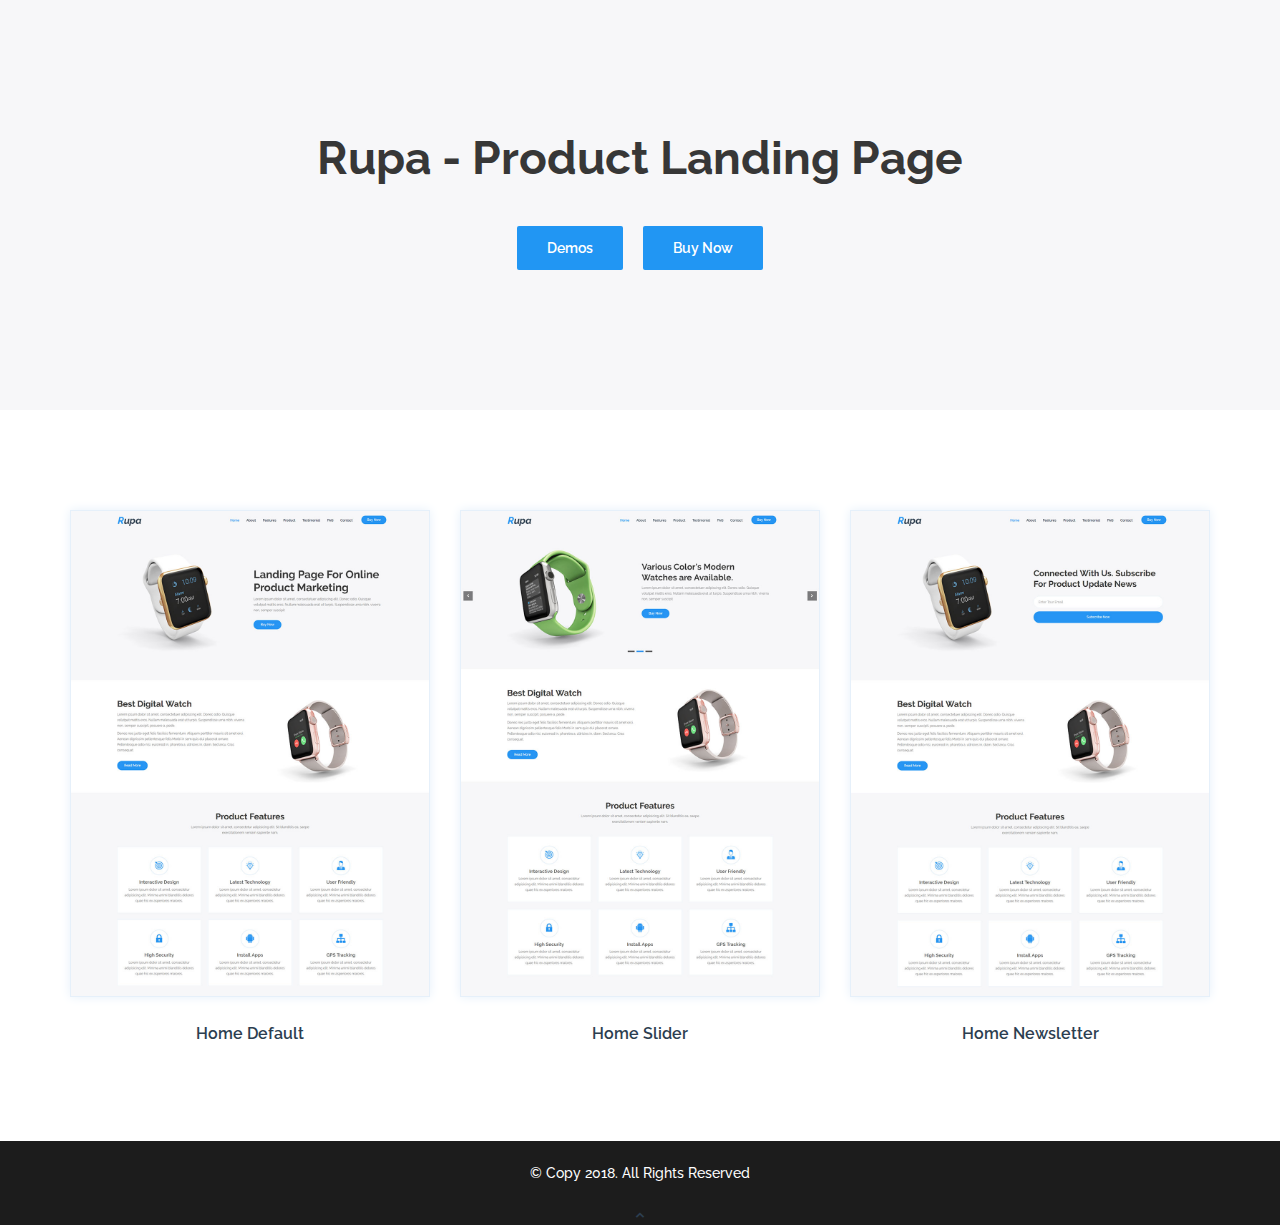
<file: Лендинг Артёма Петропавловского/index.html>
<!DOCTYPE html>
<!--[if lt IE 7 ]><html class="ie ie6" lang="en"> <![endif]-->
<!--[if IE 7 ]><html class="ie ie7" lang="en"> <![endif]-->
<!--[if IE 8 ]><html class="ie ie8" lang="en"> <![endif]-->
<!--[if (gte IE 9)|!(IE)]><!-->
<html lang="zxx">
<!--<![endif]-->

<head>
    <meta charset="utf-8">
    <meta http-equiv="X-UA-Compatible" content="IE=edge">
    <meta name="viewport" content="width=device-width, maximum-scale=1, initial-scale=1, user-scalable=0">
    <meta name="keywords" content="">
    <meta name="description" content="">
    <title>Rupa - One Page Product Landing Page</title>
    <!--Favicon-->
    <link rel="shortcut icon" type="image/png" href="assets/images/favicon.png" />
    <!--Bootstrap CSS-->
    <link rel="stylesheet" type="text/css" href="assets/css/bootstrap.css">
    <!--Owl Carousel CSS-->
    <link rel="stylesheet" type="text/css" href="assets/css/owl.carousel.min.css">
    <!--Icofont CSS-->
    <link rel="stylesheet" type="text/css" href="assets/css/icofont.css">
    <!--Magnific PopUp CSS-->
    <link rel="stylesheet" type="text/css" href="assets/css/magnific-popup.css">
    <!--Bootsnav CSS-->
    <link rel="stylesheet" type="text/css" href="assets/css/bootsnav.css">
    <!--Main CSS-->
    <link rel="stylesheet" type="text/css" href="assets/css/style.css">
    <!--Responsive CSS-->
    <link rel="stylesheet" type="text/css" href="assets/css/responsive.css">

    <!--Modanizr JS-->
    <script src="assets/js/modernizr.custom.js"></script>
    <!--[if IE]>
    <script src="http://html5shiv.googlecode.com/svn/trunk/html5.js"></script>
    <![endif]-->
</head>

<body>
    <div class="wrapper">
    <!--Start Preloader-->
    <div class="site-preloader" style="display: none;">
        <div class="spinner">
            <div class="double-bounce1"></div>
            <div class="double-bounce2"></div>
        </div>
    </div>
    <!--End Preloader-->

    <!--Start Body Wrap-->
    <div id="body-wrap">
        <section id="demo-heading" class="bg-gray">
            <div class="container">
                <div class="row">
                    <div class="col-md-8 col-md-offset-2">
                        <div class="demo-heading-content text-center">
                            <h1>Rupa - Product Landing Page</h1>
                            <a href="#demo-preview-area">Demos</a><a href="">Buy Now</a>
                        </div>
                    </div>
                </div>
            </div>
        </section>
        <!--Start Demo Preview Area-->
        <section id="demo-preview-area">
            <!--Start Container-->
            <div class="container">
                <!--Start Row-->
                <div class="row">
                    <!--Start Preview Single-->
                    <div class="col-md-4">
                        <div class="preview-single">
                            <div class="preview-inner">
                                <img src="assets/images/demo-1.jpg" class="img-responsive" alt="Image">
                                <div class="preview-overlay">
                                    <div class="preview-table">
                                        <div class="preview-cell">
                                            <a href="index.html" target="_blank">Live Demo</a>
                                        </div>
                                    </div>
                                </div>
                            </div>
                            <h3><a href="index.html" target="_blank">Home Default</a></h3>
                        </div>
                    </div>
                    <!--End Preview Single-->

                    <!--Start Preview Single-->
                    <div class="col-md-4">
                        <div class="preview-single">
                            <div class="preview-inner">
                                <img src="assets/images/demo-2.jpg" class="img-responsive" alt="Image">
                                <div class="preview-overlay">
                                    <div class="preview-table">
                                        <div class="preview-cell">
                                            <a href="index-slider.html" target="_blank">Live Demo</a>
                                        </div>
                                    </div>
                                </div>
                            </div>
                            <h3><a href="index-slider.html" target="_blank">Home Slider</a></h3>
                        </div>
                    </div>
                    <!--End Preview Single-->

                    <!--Start Preview Single-->
                    <div class="col-md-4">
                        <div class="preview-single">
                            <div class="preview-inner">
                                <img src="assets/images/demo-3.jpg" class="img-responsive" alt="Image">
                                <div class="preview-overlay">
                                    <div class="preview-table">
                                        <div class="preview-cell">
                                            <a href="index-newsletter.html" target="_blank">Live Demo</a>
                                        </div>
                                    </div>
                                </div>
                            </div>
                            <h3><a href="index-newsletter.html" target="_blank">Home Newsletter</a></h3>
                        </div>
                    </div>
                    <!--End Preview Single-->
                </div>
                <!--End Row-->
            </div>
            <!--End Container-->
        </section>
        <!--End Demo Preview Area-->

        <!--Start Footer-->
        <footer id="footer" class="bg-gray text-center">
            <p>© Copy 2018. All Rights Reserved</p>

            <!--Start Click To Top-->
            <div class="totop">
                <a href="#header"><i class="icofont icofont-simple-up"></i></a>
            </div>
            <!--End Click To Top-->
        </footer>
        <!--End Footer-->
    </div>
    <!--End Body Wrap-->

    <!--jQuery JS-->
    <script src="assets/js/jquery.min.js"></script>
    <!--Bootstrap JS-->
    <script src="assets/js/bootstrap.min.js"></script>
    <!--Owl Carousel JS-->
    <script src="assets/js/owl.carousel.min.js"></script>
    <!--Magnific PopoUp JS-->
    <script src="assets/js/magnific-popup.min.js"></script>
    <!--Bootsnav JS-->
    <script src="assets/js/bootsnav.js"></script>
    <!--Main JS-->
    <script src="assets/js/custom.js"></script>


</body>

</html>
</file>
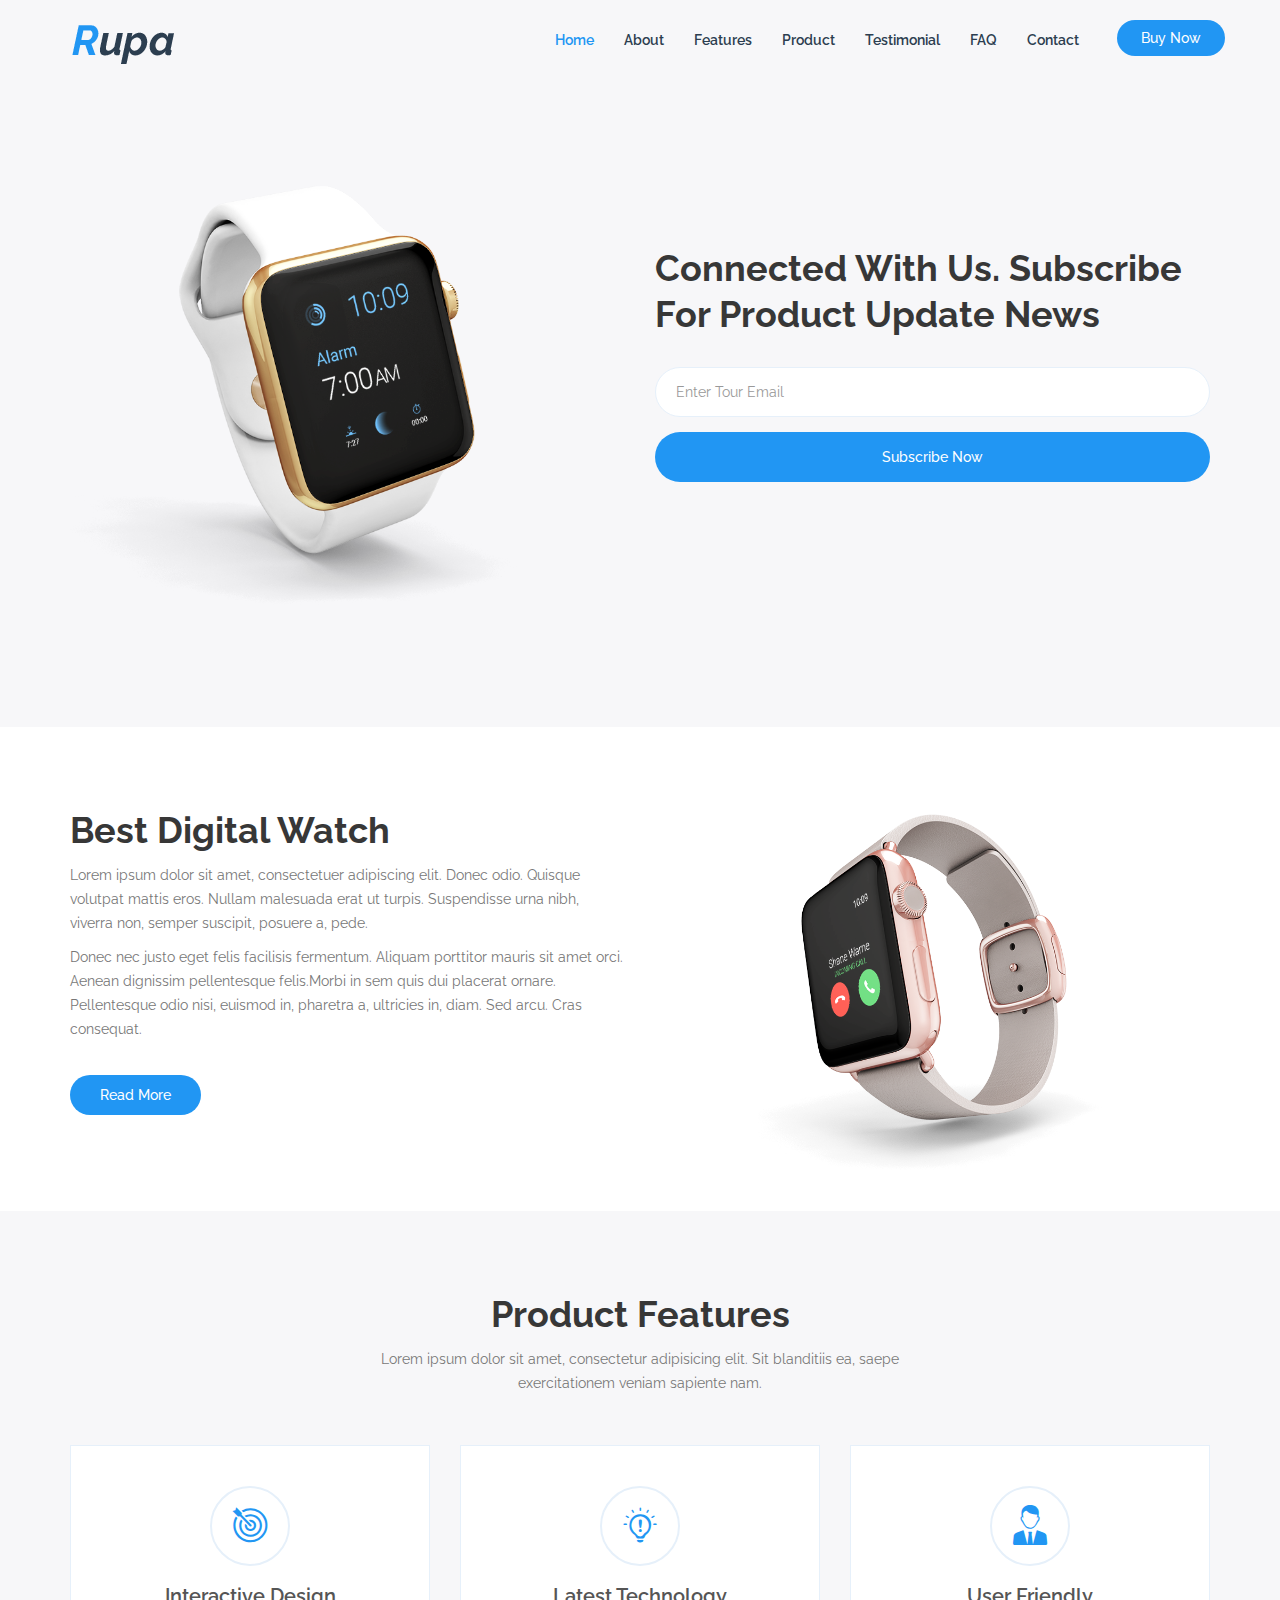
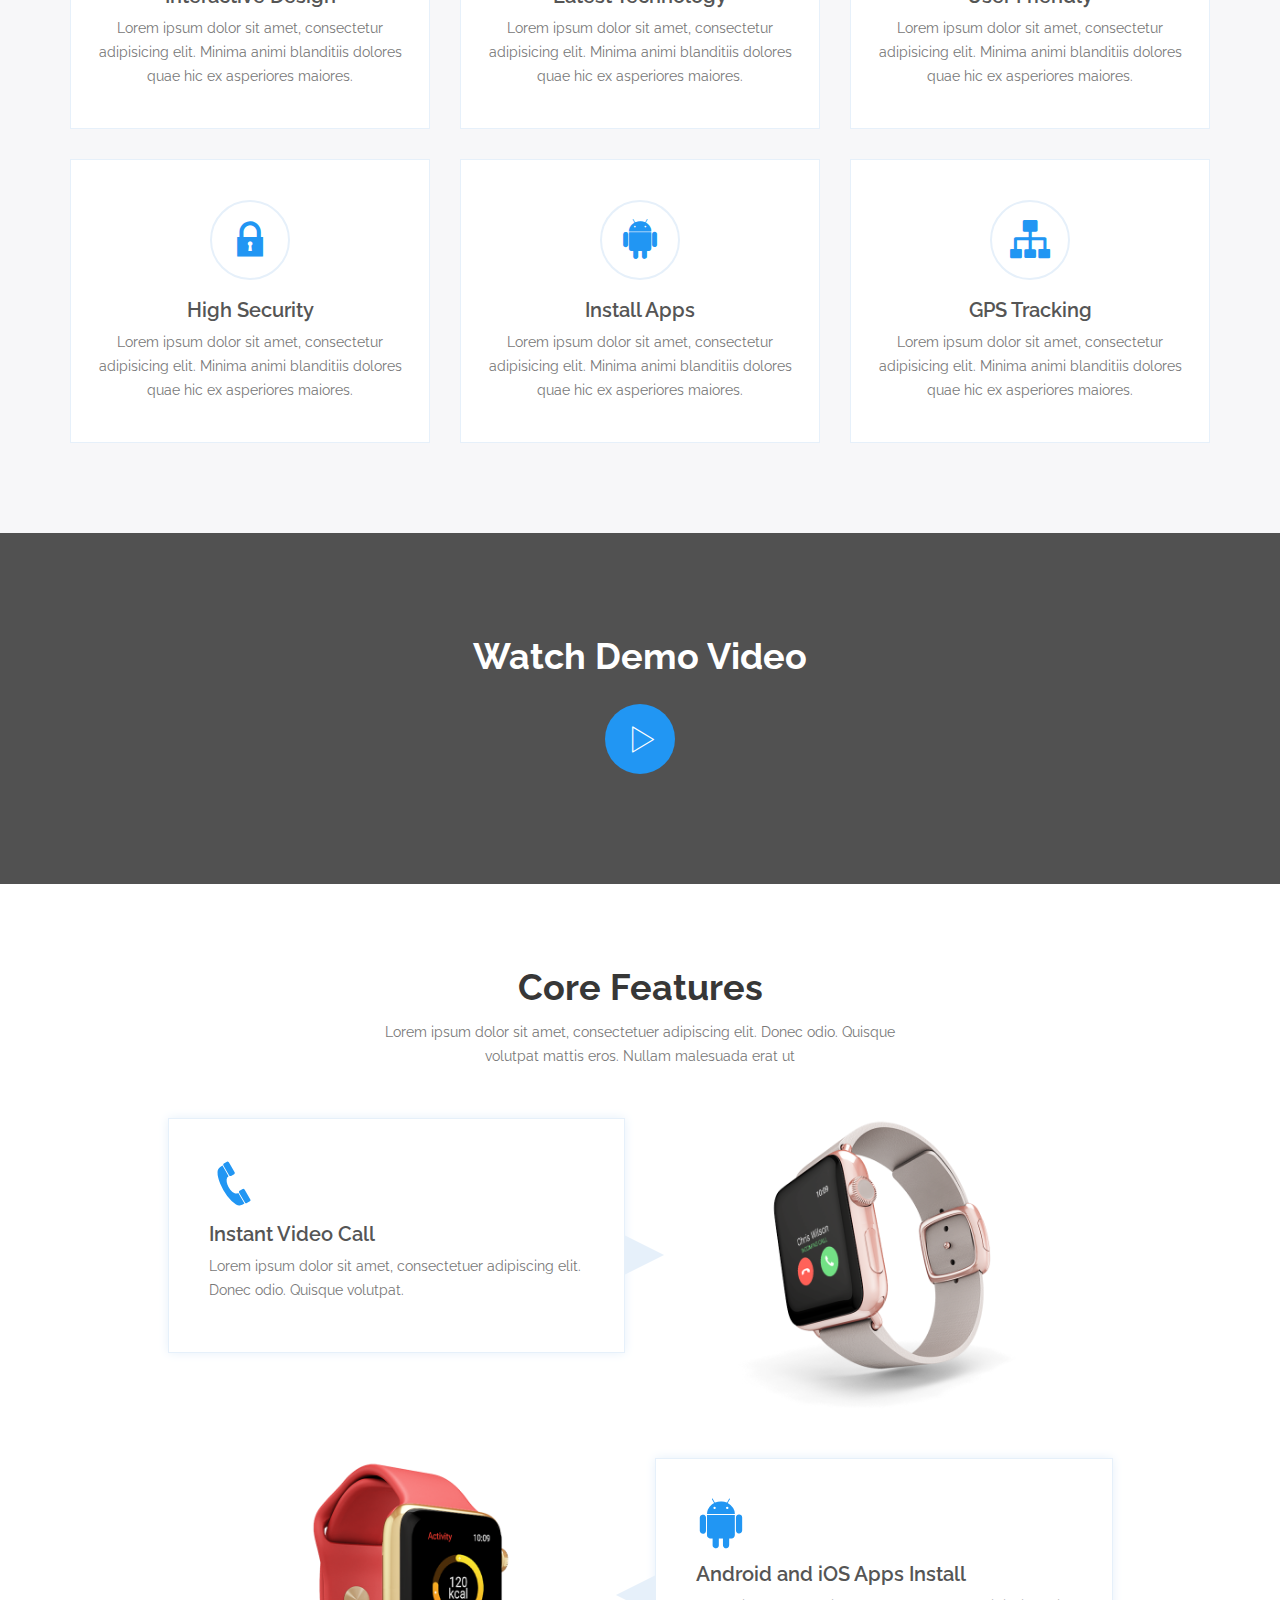
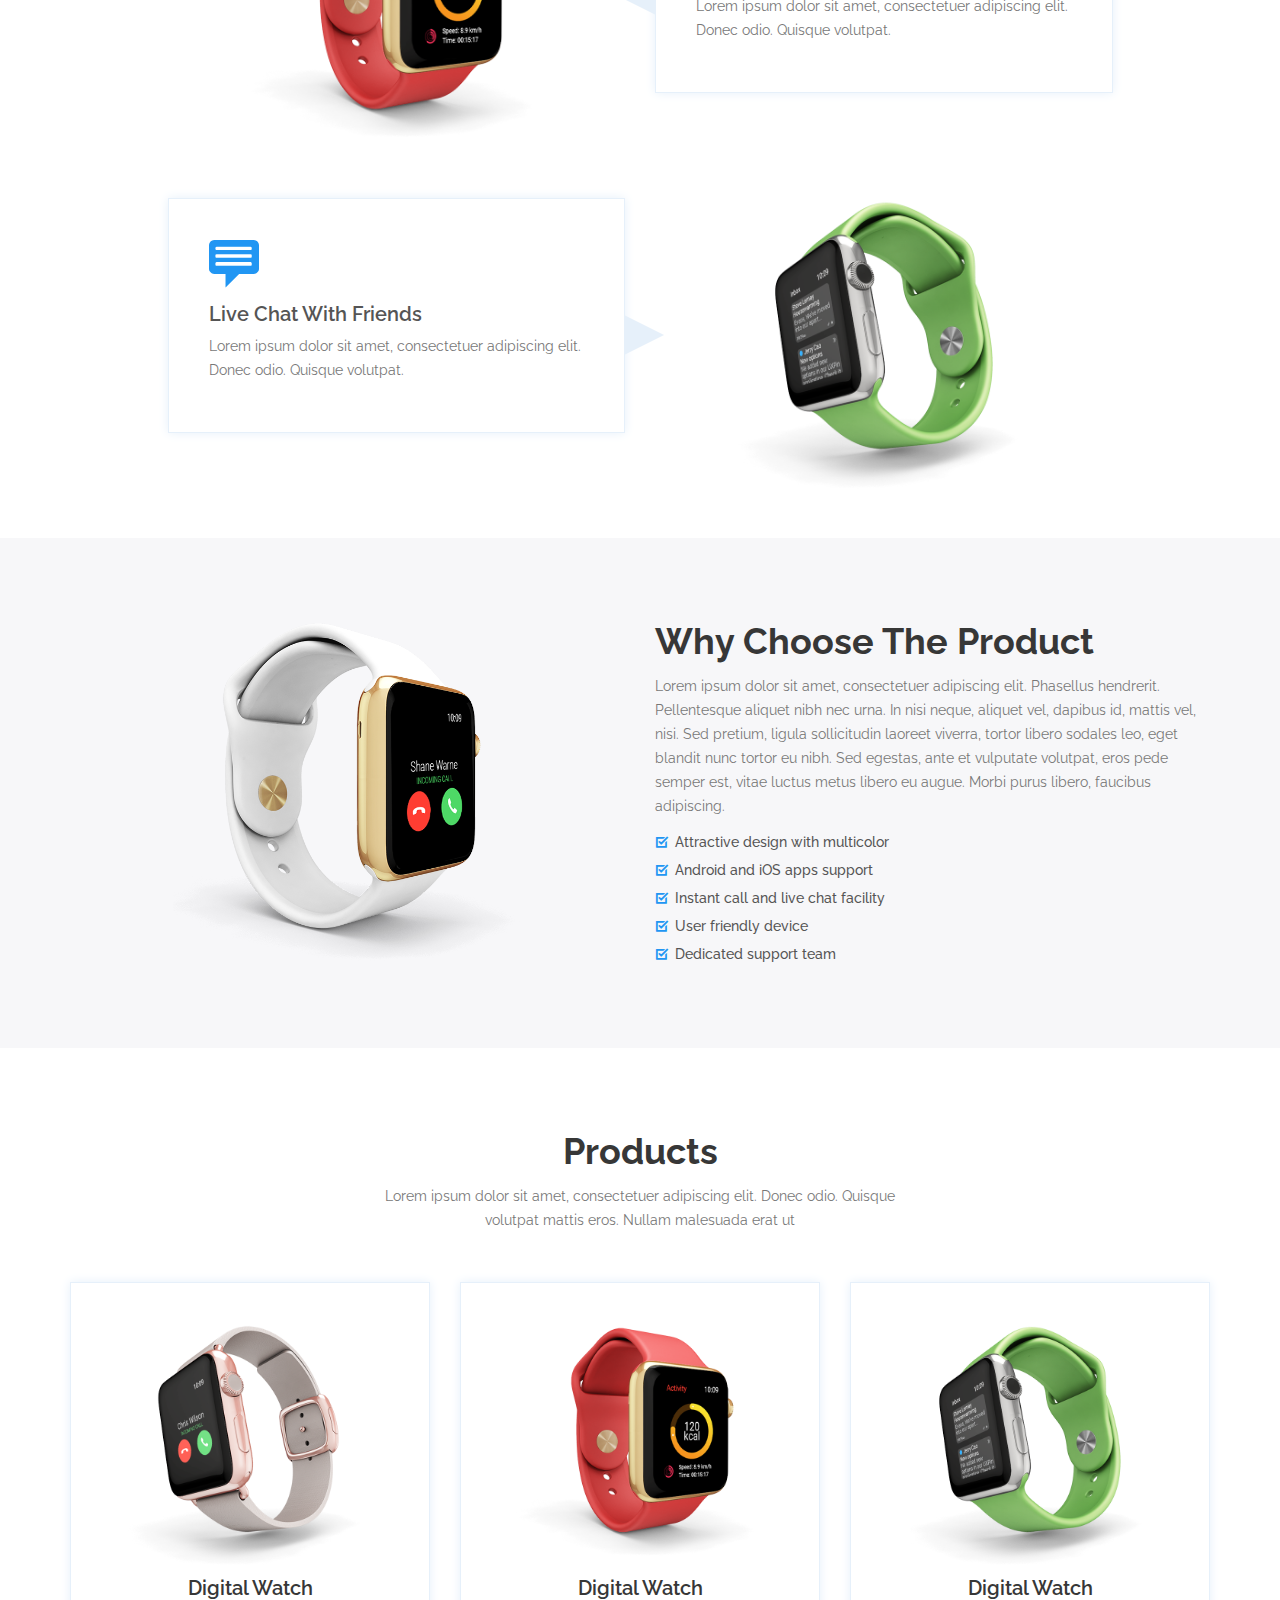
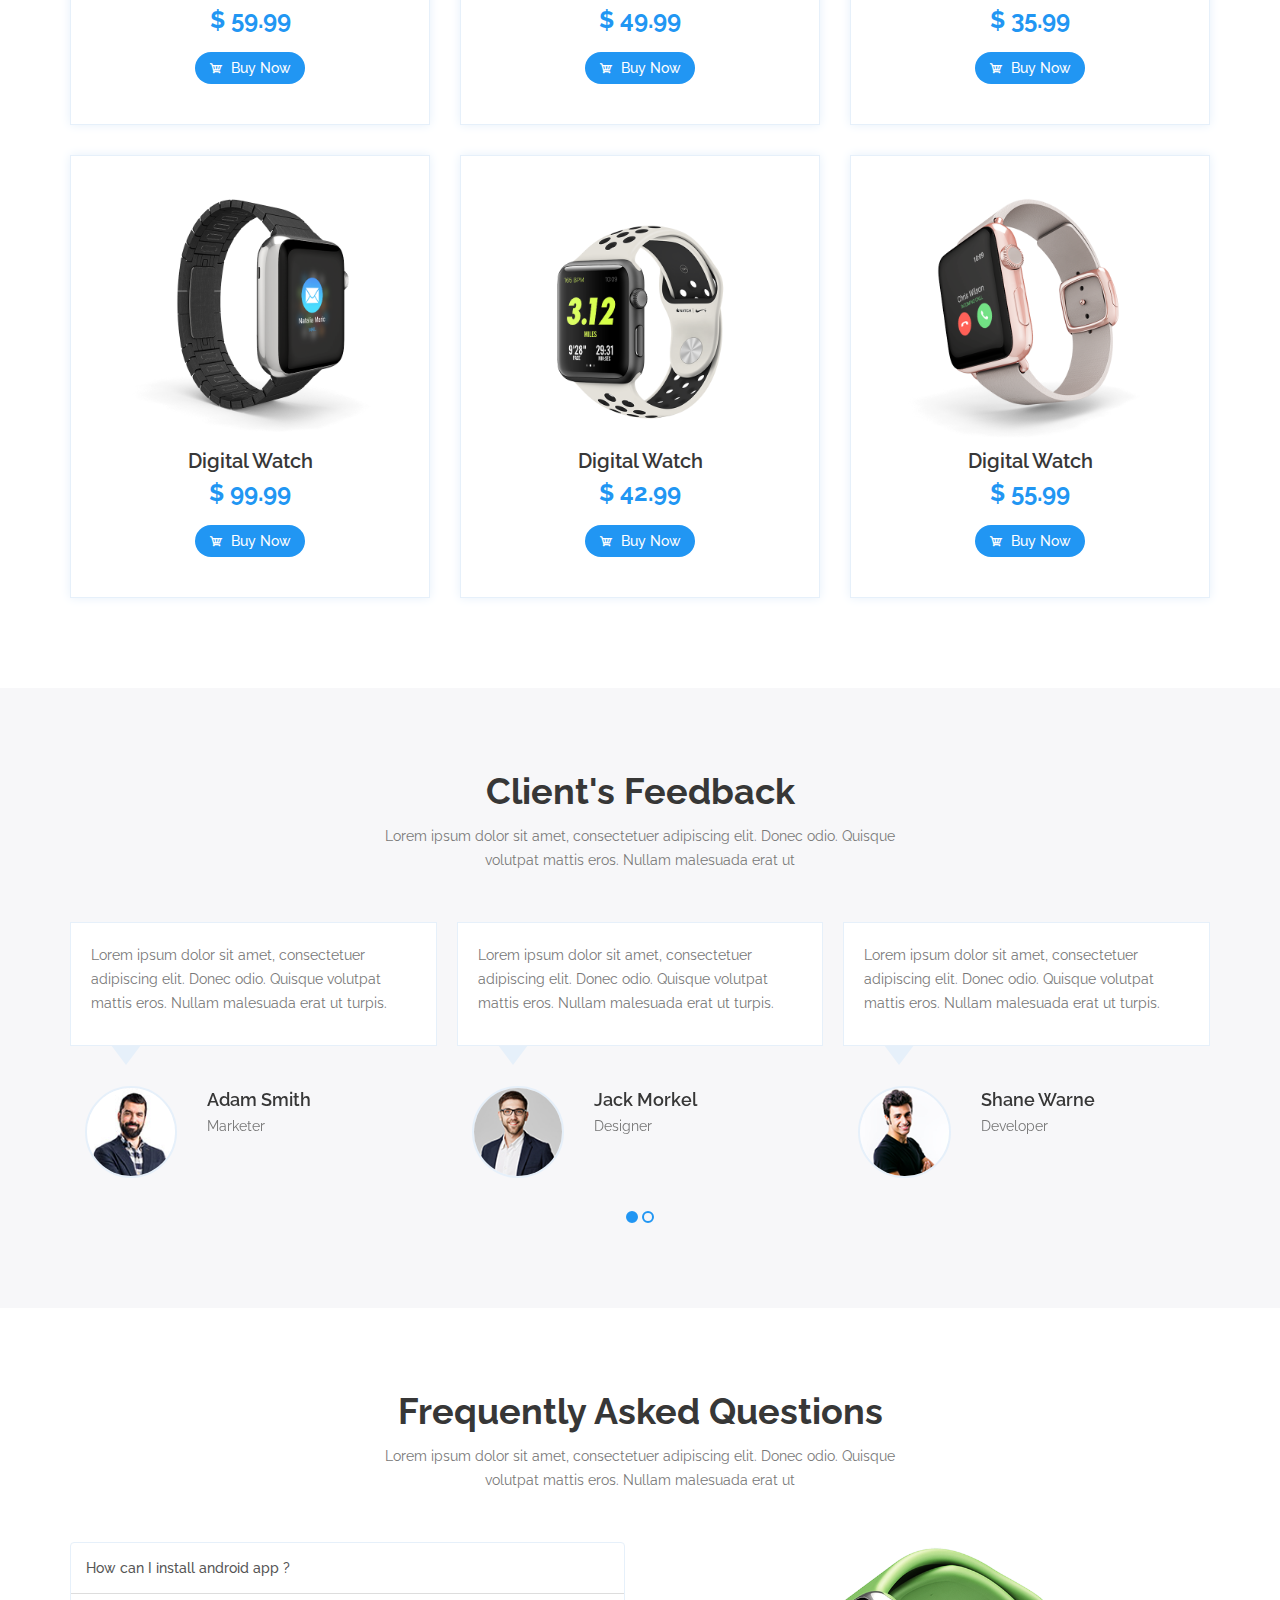
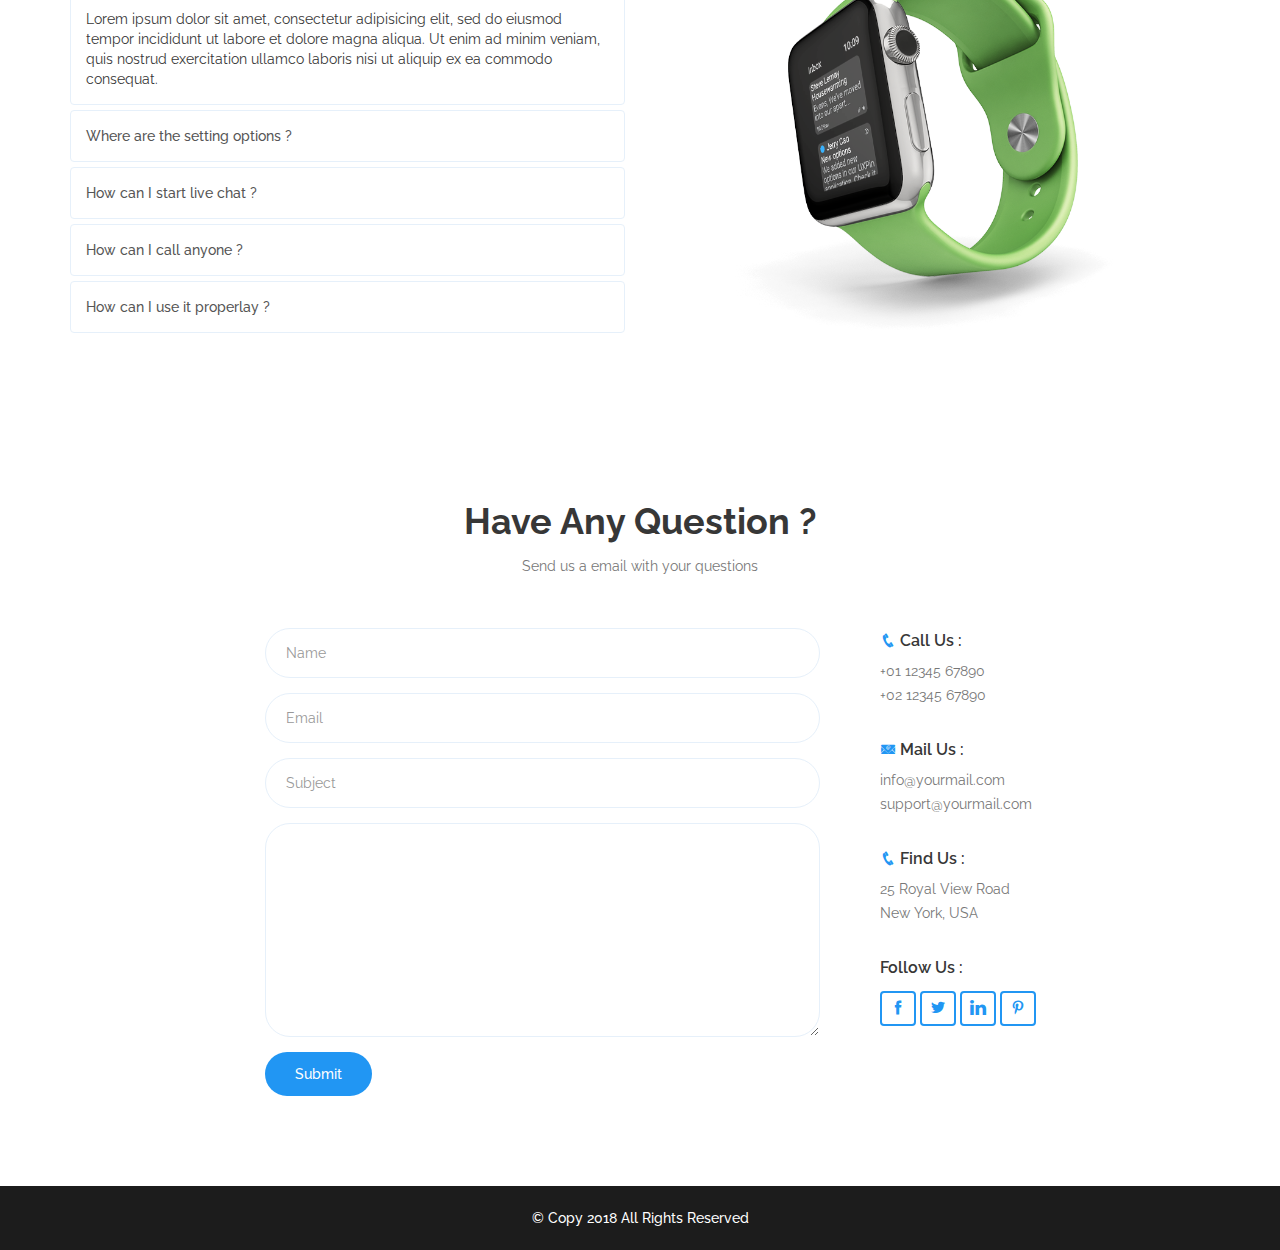
<file: Лендинг Артёма Петропавловского/index-newsletter.html>
<!DOCTYPE html>
<!--[if lt IE 7 ]><html class="ie ie6" lang="en"> <![endif]-->
<!--[if IE 7 ]><html class="ie ie7" lang="en"> <![endif]-->
<!--[if IE 8 ]><html class="ie ie8" lang="en"> <![endif]-->
<!--[if (gte IE 9)|!(IE)]><!-->
<html lang="zxx">
<!--<![endif]-->

<head>
    <meta charset="utf-8">
    <meta http-equiv="X-UA-Compatible" content="IE=edge">
    <meta name="viewport" content="width=device-width, maximum-scale=1, initial-scale=1, user-scalable=0">
    <meta name="keywords" content="">
    <meta name="description" content="">
    <title>Rupa - One Page Product Landing Page</title>
    <!--Favicon-->
    <link rel="shortcut icon" type="image/png" href="assets/images/favicon.png" />
    <!--Bootstrap CSS-->
    <link rel="stylesheet" type="text/css" href="assets/css/bootstrap.css">
    <!--Owl Carousel CSS-->
    <link rel="stylesheet" type="text/css" href="assets/css/owl.carousel.min.css">
    <!--Icofont CSS-->
    <link rel="stylesheet" type="text/css" href="assets/css/icofont.css">
    <!--Magnific PopUp CSS-->
    <link rel="stylesheet" type="text/css" href="assets/css/magnific-popup.css">
    <!--Bootsnav CSS-->
    <link rel="stylesheet" type="text/css" href="assets/css/bootsnav.css">
    <!--Main CSS-->
    <link rel="stylesheet" type="text/css" href="assets/css/style.css">
    <!--Responsive CSS-->
    <link rel="stylesheet" type="text/css" href="assets/css/responsive.css">

    <!--Modanizr JS-->
    <script src="assets/js/modernizr.custom.js"></script>
    <!--[if IE]>
    <script src="http://html5shiv.googlecode.com/svn/trunk/html5.js"></script>
    <![endif]-->
</head>

<body>
    <!--Start Preloader-->
    <div class="site-preloader">
        <div class="spinner">
            <div class="double-bounce1"></div>
            <div class="double-bounce2"></div>
        </div>
    </div>
    <!--End Preloader-->

    <!--Start Body Wrap-->
    <div id="body-wrap">
        <!--Start Header-->
        <header id="header">
            <nav class="navbar navbar-default bootsnav" data-spy="affix" data-offset-top="10">
                <!--Start Container-->
                <div class="container">
                    <!-- Start Atribute Navigation -->
                    <div class="attr-nav">
                        <a href="">Buy Now</a>
                    </div>
                    <!-- End Atribute Navigation -->

                    <!-- Start Header Navigation -->
                    <div class="navbar-header">
                        <button type="button" class="navbar-toggle" data-toggle="collapse" data-target="#navbar-menu">
                            <i class="icofont icofont-navigation-menu"></i>
                        </button>
                        <a class="navbar-brand" href="index.html"><img src="assets/images/logo.png" class="logo" alt=""></a>
                    </div>
                    <!-- End Header Navigation -->

                    <!-- Collect the nav links, forms, and other content for toggling -->
                    <div class="collapse navbar-collapse" id="navbar-menu">
                        <ul class="nav navbar-nav navbar-right" data-in="fadeIn" data-out="fadeOut">
                            <li class="active"><a href="#header">Home</a></li>
                            <li><a href="#about-area">About</a></li>
                            <li><a href="#features-area">Features</a></li>
                            <li><a href="#product-area">Product</a></li>
                            <li><a href="#testimonial-area">Testimonial</a></li>
                            <li><a href="#faq-area">FAQ</a></li>
                            <li><a href="#contact-area">Contact</a></li>
                        </ul>
                    </div>
                    <!-- /.navbar-collapse -->
                </div>
                <!--End Container-->
            </nav>
            <div class="clearfix"></div>
        </header>
        <!--End Header-->

        <!--Start Welcome Area-->
        <section id="welcome-area" class="bg-gray">
            <!--Start Container-->
            <div class="container">
                <!--Start Row-->
                <div class="row">
                    <!--Start Welcome Image-->
                    <div class="col-sm-6">
                        <div class="welcome-img">
                            <img src="assets/images/watch-1.png" class="img-responsive" alt="Image">
                        </div>
                    </div>
                    <!--End Welcome Image-->

                    <!--Start Welcome Content-->
                    <div class="col-sm-6">
                        <div class="wecome-content newsletter-content">
                            <h1>Connected With Us. Subscribe For Product Update News</h1>
                            <form action="#" method="post">
                                <input type="text" class="form-control" placeholder="Enter Tour Email">
                                <button type="submit">Subscribe Now</button>
                            </form>
                        </div>
                    </div>
                    <!--End Welcome Content-->
                </div>
                <!--End Row-->
            </div>
            <!--End Container-->
        </section>
        <!--End Welcome Area-->

        <!--Start About Area-->
        <section id="about-area">
            <!--Start Container-->
            <div class="container">
                <!--Start Row-->
                <div class="row">
                    <!--Start About Content-->
                    <div class="col-sm-6">
                        <div class="about-content">
                            <h2>Best Digital Watch</h2>
                            <p>Lorem ipsum dolor sit amet, consectetuer adipiscing elit. Donec odio. Quisque volutpat mattis eros. Nullam malesuada erat ut turpis. Suspendisse urna nibh, viverra non, semper suscipit, posuere a, pede.</p>
                            <p>Donec nec justo eget felis facilisis fermentum. Aliquam porttitor mauris sit amet orci. Aenean dignissim pellentesque felis.Morbi in sem quis dui placerat ornare. Pellentesque odio nisi, euismod in, pharetra a, ultricies in, diam. Sed arcu. Cras consequat.</p>
                            <a href="">Read More</a>
                        </div>
                    </div>
                    <!--End About Content-->

                    <!--Start About Image-->
                    <div class="col-sm-6">
                        <div class="about-img">
                            <img src="assets/images/watch-2.png" class="img-responsive" alt="Image">
                        </div>
                    </div>
                    <!--End About Image-->
                </div>
                <!--End Row-->
            </div>
            <!--End Container-->
        </section>
        <!--End About Area-->

        <!--Start Features Area-->
        <section id="features-area" class="bg-gray">
            <!--Start Container-->
            <div class="container">
                <!--Start Heading Row-->
                <div class="row">
                    <div class="col-sm-6 col-sm-offset-3">
                        <div class="section-heading text-center">
                            <h2>Product Features</h2>
                            <p>Lorem ipsum dolor sit amet, consectetur adipisicing elit. Sit blanditiis ea, saepe exercitationem veniam sapiente nam.</p>
                        </div>
                    </div>
                </div>
                <!--End Heading Row-->

                <!--Start Features Row-->
                <div class="row">
                    <!--Start Feature Single-->
                    <div class="col-md-4 col-sm-6">
                        <div class="features-single text-center">
                            <i class="icofont icofont-dart"></i>
                            <h4>Interactive Design</h4>
                            <p>Lorem ipsum dolor sit amet, consectetur adipisicing elit. Minima animi blanditiis dolores quae hic ex asperiores maiores.</p>
                        </div>
                    </div>
                    <!--End Feature Single-->

                    <!--Start Feature Single-->
                    <div class="col-md-4 col-sm-6">
                        <div class="features-single text-center">
                            <i class="icofont icofont-idea"></i>
                            <h4>Latest Technology</h4>
                            <p>Lorem ipsum dolor sit amet, consectetur adipisicing elit. Minima animi blanditiis dolores quae hic ex asperiores maiores.</p>
                        </div>
                    </div>
                    <!--End Feature Single-->

                    <!--Start Feature Single-->
                    <div class="col-md-4 col-sm-6">
                        <div class="features-single text-center">
                            <i class="icofont icofont-business-man"></i>
                            <h4>User Friendly</h4>
                            <p>Lorem ipsum dolor sit amet, consectetur adipisicing elit. Minima animi blanditiis dolores quae hic ex asperiores maiores.</p>
                        </div>
                    </div>
                    <!--End Feature Single-->

                    <!--Start Feature Single-->
                    <div class="col-md-4 col-sm-6">
                        <div class="features-single text-center">
                            <i class="icofont icofont-lock"></i>
                            <h4>High Security</h4>
                            <p>Lorem ipsum dolor sit amet, consectetur adipisicing elit. Minima animi blanditiis dolores quae hic ex asperiores maiores.</p>
                        </div>
                    </div>
                    <!--End Feature Single-->

                    <!--Start Feature Single-->
                    <div class="col-md-4 col-sm-6">
                        <div class="features-single text-center">
                            <i class="icofont icofont-brand-android-robot"></i>
                            <h4>Install Apps</h4>
                            <p>Lorem ipsum dolor sit amet, consectetur adipisicing elit. Minima animi blanditiis dolores quae hic ex asperiores maiores.</p>
                        </div>
                    </div>
                    <!--End Feature Single-->

                    <!--Start Feature Single-->
                    <div class="col-md-4 col-sm-6">
                        <div class="features-single text-center">
                            <i class="icofont icofont-chart-flow-alt-1"></i>
                            <h4>GPS Tracking</h4>
                            <p>Lorem ipsum dolor sit amet, consectetur adipisicing elit. Minima animi blanditiis dolores quae hic ex asperiores maiores.</p>
                        </div>
                    </div>
                    <!--End Feature Single-->
                </div>
                <!--End Features Row-->
            </div>
            <!--End Container-->
        </section>
        <!--End Features Area-->

        <!--Start Video Area-->
        <section id="video-area" class="bg-cover">
            <div class="overlay"></div>
            <!--Start Container-->
            <div class="container">
                <!--Start Row-->
                <div class="row">
                    <!--Start Video Content-->
                    <div class="col-md-6 col-md-offset-3">
                        <div class="video-content text-center">
                            <h2>Watch Demo Video</h2>
                            <a class="popup-video" href="https://www.youtube.com/watch?v=Bv9dRKUYlzo"><i class="icofont icofont-play"></i></a>
                        </div>
                    </div>
                    <!--End Video Content-->
                </div>
                <!--End Row-->
            </div>
            <!--End Container-->
        </section>
        <!--End Video Area-->

        <!--Start Core Features Section-->
        <section id="core-features-area">
            <!--Start Container-->
            <div class="container">
                <!--Start Heading Row-->
                <div class="row">
                    <div class="col-sm-6 col-sm-offset-3">
                        <div class="section-heading text-center">
                            <h2>Core Features</h2>
                            <p>Lorem ipsum dolor sit amet, consectetuer adipiscing elit. Donec odio. Quisque volutpat mattis eros. Nullam malesuada erat ut</p>
                        </div>
                    </div>
                </div>
                <!--End Heading Row-->

                <!--Start Row-->
                <div class="row">
                    <div class="col-md-10 col-md-offset-1">
                        <!--Start Core Features Single-->
                        <div class="core-features-single">
                            <!--Start Row-->
                            <div class="row">
                                <!--Start Core Feature Content-->
                                <div class="col-sm-6">
                                    <div class="core-feature-content arrow-right">
                                        <i class="icofont icofont-phone"></i>
                                        <h4>Instant Video Call</h4>
                                        <p>Lorem ipsum dolor sit amet, consectetuer adipiscing elit. Donec odio. Quisque volutpat.</p>
                                    </div>
                                </div>
                                <!--End Core Feature Content-->

                                <!--Start Core Feature Image-->
                                <div class="col-sm-6">
                                    <div class="core-feature-img">
                                        <img src="assets/images/watch-3.png" class="img-responsive" alt="Image">
                                    </div>
                                </div>
                                <!--End Core Feature Image-->
                            </div>
                            <!--End Row-->
                        </div>
                        <!--End Core Features Single-->

                        <!--Start Core Features Single-->
                        <div class="core-features-single">
                            <!--Start Row-->
                            <div class="row">
                                <!--Start Core Feature Image-->
                                <div class="col-sm-6">
                                    <div class="core-feature-img">
                                        <img src="assets/images/watch-4.png" class="img-responsive" alt="Image">
                                    </div>
                                </div>
                                <!--End Core Feature Image-->

                                <!--Start Core Feature Content-->
                                <div class="col-sm-6">
                                    <div class="core-feature-content arrow-left">
                                        <i class="icofont icofont-brand-android-robot"></i>
                                        <h4>Android and iOS Apps Install</h4>
                                        <p>Lorem ipsum dolor sit amet, consectetuer adipiscing elit. Donec odio. Quisque volutpat.</p>
                                    </div>
                                </div>
                                <!--End Core Feature Content-->
                            </div>
                            <!--End Row-->
                        </div>
                        <!--End Core Features Single-->

                        <!--Start Core Features Single-->
                        <div class="core-features-single">
                            <!--Start Row-->
                            <div class="row">
                                <!--Start Core Feature Content-->
                                <div class="col-sm-6">
                                    <div class="core-feature-content arrow-right">
                                        <i class="icofont icofont-ui-text-chat"></i>
                                        <h4>Live Chat With Friends</h4>
                                        <p>Lorem ipsum dolor sit amet, consectetuer adipiscing elit. Donec odio. Quisque volutpat.</p>
                                    </div>
                                </div>
                                <!--End Core Feature Content-->

                                <!--Start Core Feature Image-->
                                <div class="col-sm-6">
                                    <div class="core-feature-img">
                                        <img src="assets/images/watch-5.png" class="img-responsive" alt="Image">
                                    </div>
                                </div>
                                <!--End Core Feature Image-->
                            </div>
                            <!--End Row-->
                        </div>
                        <!--End Core Features Single-->
                    </div>
                </div>
                <!--End Row-->
            </div>
            <!--End Container-->
        </section>
        <!--End Core Features Section-->

        <!--Start Why Choose Area-->
        <section id="why-choose-area" class="bg-gray">
            <!--Start Container-->
            <div class="container">
                <!--Start Row-->
                <div class="row">
                    <!--Start Why Choose Image-->
                    <div class="col-sm-6">
                        <div class="why-choose-image">
                            <img src="assets/images/watch-6.png" class="img-responsive" alt="Image">
                        </div>
                    </div>
                    <!--End Why Choose Image-->

                    <!--Start Why Choose Content-->
                    <div class="col-sm-6">
                        <div class="why-choose-content">
                            <h2>Why Choose The Product</h2>
                            <p>Lorem ipsum dolor sit amet, consectetuer adipiscing elit. Phasellus hendrerit. Pellentesque aliquet nibh nec urna. In nisi neque, aliquet vel, dapibus id, mattis vel, nisi. Sed pretium, ligula sollicitudin laoreet viverra, tortor libero sodales leo, eget blandit nunc tortor eu nibh. Sed egestas, ante et vulputate volutpat, eros pede semper est, vitae luctus metus libero eu augue. Morbi purus libero, faucibus adipiscing.</p>
                            <ul>
                                <li><i class="icofont icofont-checked"></i> Attractive design with multicolor</li>
                                <li><i class="icofont icofont-checked"></i> Android and iOS apps support</li>
                                <li><i class="icofont icofont-checked"></i> Instant call and live chat facility</li>
                                <li><i class="icofont icofont-checked"></i> User friendly device</li>
                                <li><i class="icofont icofont-checked"></i> Dedicated support team</li>
                            </ul>
                        </div>
                    </div>
                    <!--End Why Choose Content-->
                </div>
                <!--End Row-->
            </div>
            <!--End Container-->
        </section>
        <!--End Why Choose Area-->

        <!--Start Product Area-->
        <section id="product-area">
            <!--Start Container-->
            <div class="container">
                <!--Start Heading Row-->
                <div class="row">
                    <div class="col-sm-6 col-sm-offset-3">
                        <div class="section-heading text-center">
                            <h2>Products</h2>
                            <p>Lorem ipsum dolor sit amet, consectetuer adipiscing elit. Donec odio. Quisque volutpat mattis eros. Nullam malesuada erat ut</p>
                        </div>
                    </div>
                </div>
                <!--End Heading Row-->

                <!--Start Product Row-->
                <div class="row">
                    <!--Start Product Single-->
                    <div class="col-md-4 col-sm-6">
                        <div class="product-single text-center">
                            <img src="assets/images/watch-3.png" class="img-responsive" alt="Image">
                            <h4>Digital Watch</h4>
                            <h3><span>$</span> 59.99</h3>
                            <a href=""><i class="icofont icofont-cart"></i> Buy Now</a>
                        </div>
                    </div>
                    <!--End Product Single-->

                    <!--Start Product Single-->
                    <div class="col-md-4 col-sm-6">
                        <div class="product-single text-center">
                            <img src="assets/images/watch-4.png" class="img-responsive" alt="Image">
                            <h4>Digital Watch</h4>
                            <h3><span>$</span> 49.99</h3>
                            <a href=""><i class="icofont icofont-cart"></i> Buy Now</a>
                        </div>
                    </div>
                    <!--End Product Single-->

                    <!--Start Product Single-->
                    <div class="col-md-4 col-sm-6">
                        <div class="product-single text-center">
                            <img src="assets/images/watch-5.png" class="img-responsive" alt="Image">
                            <h4>Digital Watch</h4>
                            <h3><span>$</span> 35.99</h3>
                            <a href=""><i class="icofont icofont-cart"></i> Buy Now</a>
                        </div>
                    </div>
                    <!--End Product Single-->

                    <!--Start Product Single-->
                    <div class="col-md-4 col-sm-6">
                        <div class="product-single text-center">
                            <img src="assets/images/watch-8.png" class="img-responsive" alt="Image">
                            <h4>Digital Watch</h4>
                            <h3><span>$</span> 99.99</h3>
                            <a href=""><i class="icofont icofont-cart"></i> Buy Now</a>
                        </div>
                    </div>
                    <!--End Product Single-->

                    <!--Start Product Single-->
                    <div class="col-md-4 col-sm-6">
                        <div class="product-single text-center">
                            <img src="assets/images/watch-7.png" class="img-responsive" alt="Image">
                            <h4>Digital Watch</h4>
                            <h3><span>$</span> 42.99</h3>
                            <a href=""><i class="icofont icofont-cart"></i> Buy Now</a>
                        </div>
                    </div>
                    <!--End Product Single-->

                    <!--Start Product Single-->
                    <div class="col-md-4 col-sm-6">
                        <div class="product-single text-center">
                            <img src="assets/images/watch-3.png" class="img-responsive" alt="Image">
                            <h4>Digital Watch</h4>
                            <h3><span>$</span> 55.99</h3>
                            <a href=""><i class="icofont icofont-cart"></i> Buy Now</a>
                        </div>
                    </div>
                    <!--End Product Single-->
                </div>
                <!--End Product Row-->
            </div>
            <!--End Container-->
        </section>
        <!--End Product Area-->

        <!--Start Testimonial Area-->
        <section id="testimonial-area" class="bg-gray">
            <!--Start Container-->
            <div class="container">
                <!--Start Heading Row-->
                <div class="row">
                    <div class="col-sm-6 col-sm-offset-3">
                        <div class="section-heading text-center">
                            <h2>Client's Feedback</h2>
                            <p>Lorem ipsum dolor sit amet, consectetuer adipiscing elit. Donec odio. Quisque volutpat mattis eros. Nullam malesuada erat ut</p>
                        </div>
                    </div>
                </div>
                <!--End Heading Row-->

                <!--Start Testimonial Carousel-->
                <div class="testimonial-carousel owl-carousel">
                    <!--Start Testimonial Single-->
                    <div class="testimonial-single">
                        <div class="client-comment">
                            <p>Lorem ipsum dolor sit amet, consectetuer adipiscing elit. Donec odio. Quisque volutpat mattis eros. Nullam malesuada erat ut turpis.</p>
                        </div>
                        <div class="client-info row">
                            <div class="col-md-4">
                                <div class="client-img">
                                    <img src="assets/images/client-img-1.jpg" class="img-responsive" alt="Image">
                                </div>
                            </div>
                            <div class="col-md-8">
                                <div class="client-details">
                                    <h5>Adam Smith</h5>
                                    <p>Marketer</p>
                                </div>
                            </div>
                        </div>
                    </div>
                    <!--End Testimonial Single-->

                    <!--Start Testimonial Single-->
                    <div class="testimonial-single">
                        <div class="client-comment">
                            <p>Lorem ipsum dolor sit amet, consectetuer adipiscing elit. Donec odio. Quisque volutpat mattis eros. Nullam malesuada erat ut turpis.</p>
                        </div>
                        <div class="client-info row">
                            <div class="col-md-4">
                                <div class="client-img">
                                    <img src="assets/images/client-img-2.jpg" class="img-responsive" alt="Image">
                                </div>
                            </div>
                            <div class="col-md-8">
                                <div class="client-details">
                                    <h5>Jack Morkel</h5>
                                    <p>Designer</p>
                                </div>
                            </div>
                        </div>
                    </div>
                    <!--End Testimonial Single-->

                    <!--Start Testimonial Single-->
                    <div class="testimonial-single">
                        <div class="client-comment">
                            <p>Lorem ipsum dolor sit amet, consectetuer adipiscing elit. Donec odio. Quisque volutpat mattis eros. Nullam malesuada erat ut turpis.</p>
                        </div>
                        <div class="client-info row">
                            <div class="col-md-4">
                                <div class="client-img">
                                    <img src="assets/images/client-img-3.jpg" class="img-responsive" alt="Image">
                                </div>
                            </div>
                            <div class="col-md-8">
                                <div class="client-details">
                                    <h5>Shane Warne</h5>
                                    <p>Developer</p>
                                </div>
                            </div>
                        </div>
                    </div>
                    <!--End Testimonial Single-->

                    <!--Start Testimonial Single-->
                    <div class="testimonial-single">
                        <div class="client-comment">
                            <p>Lorem ipsum dolor sit amet, consectetuer adipiscing elit. Donec odio. Quisque volutpat mattis eros. Nullam malesuada erat ut turpis.</p>
                        </div>
                        <div class="client-info row">
                            <div class="col-md-4">
                                <div class="client-img">
                                    <img src="assets/images/client-img-4.jpg" class="img-responsive" alt="Image">
                                </div>
                            </div>
                            <div class="col-md-8">
                                <div class="client-details">
                                    <h5>Shane Kylel</h5>
                                    <p>Business Man</p>
                                </div>
                            </div>
                        </div>
                    </div>
                    <!--End Testimonial Single-->
                </div>
                <!--End Testimonial Carousel-->
            </div>
            <!--End Container-->
        </section>
        <!--End Testimonial Area-->

        <!--Start Faq Area-->
        <section id="faq-area">
            <!--Start Container-->
            <div class="container">
                <!--Start Heading Row-->
                <div class="row">
                    <div class="col-sm-6 col-sm-offset-3">
                        <div class="section-heading text-center">
                            <h2>Frequently Asked Questions</h2>
                            <p>Lorem ipsum dolor sit amet, consectetuer adipiscing elit. Donec odio. Quisque volutpat mattis eros. Nullam malesuada erat ut</p>
                        </div>
                    </div>
                </div>
                <!--End Heading Row-->

                <!--Start Faq Row-->
                <div class="row">
                    <!--Start Faq Accordian-->
                    <div class="col-sm-6">
                        <div class="panel-group" id="accordion">
                            <!--Start Accordian Single-->
                            <div class="panel panel-default">
                                <div class="panel-heading">
                                    <h4 class="panel-title">
                                        <a class="accordion-toggle" data-toggle="collapse" data-parent="#accordion" href="#collapse1">How can I install android app ? </a>
                                    </h4>
                                </div>
                                <div id="collapse1" class="panel-collapse collapse in">
                                    <div class="panel-body">Lorem ipsum dolor sit amet, consectetur adipisicing elit, sed do eiusmod tempor incididunt ut labore et dolore magna aliqua. Ut enim ad minim veniam, quis nostrud exercitation ullamco laboris nisi ut aliquip ex ea commodo consequat.</div>
                                </div>
                            </div>
                            <!--End Accordian Single-->

                            <!--Start Accordian Single-->
                            <div class="panel panel-default">
                                <div class="panel-heading">
                                    <h4 class="panel-title">
                                        <a class="accordion-toggle" data-toggle="collapse" data-parent="#accordion" href="#collapse2">Where are the setting options ? </a>
                                    </h4>
                                </div>
                                <div id="collapse2" class="panel-collapse collapse">
                                    <div class="panel-body">Lorem ipsum dolor sit amet, consectetur adipisicing elit, sed do eiusmod tempor incididunt ut labore et dolore magna aliqua. Ut enim ad minim veniam, quis nostrud exercitation ullamco laboris nisi ut aliquip ex ea commodo consequat.</div>
                                </div>
                            </div>
                            <!--End Accordian Single-->

                            <!--Start Accordian Single-->
                            <div class="panel panel-default">
                                <div class="panel-heading">
                                    <h4 class="panel-title">
                                        <a class="accordion-toggle" data-toggle="collapse" data-parent="#accordion" href="#collapse3">How can I start live chat ?</a>
                                    </h4>
                                </div>
                                <div id="collapse3" class="panel-collapse collapse">
                                    <div class="panel-body">Lorem ipsum dolor sit amet, consectetur adipisicing elit, sed do eiusmod tempor incididunt ut labore et dolore magna aliqua. Ut enim ad minim veniam, quis nostrud exercitation ullamco laboris nisi ut aliquip ex ea commodo consequat.</div>
                                </div>
                            </div>
                            <!--End Accordian Single-->

                            <!--Start Accordian Single-->
                            <div class="panel panel-default">
                                <div class="panel-heading">
                                    <h4 class="panel-title">
                                        <a class="accordion-toggle" data-toggle="collapse" data-parent="#accordion" href="#collapse4">How can I call anyone ?</a>
                                    </h4>
                                </div>
                                <div id="collapse4" class="panel-collapse collapse">
                                    <div class="panel-body">Lorem ipsum dolor sit amet, consectetur adipisicing elit, sed do eiusmod tempor incididunt ut labore et dolore magna aliqua. Ut enim ad minim veniam, quis nostrud exercitation ullamco laboris nisi ut aliquip ex ea commodo consequat.</div>
                                </div>
                            </div>
                            <!--End Accordian Single-->

                            <!--Start Accordian Single-->
                            <div class="panel panel-default">
                                <div class="panel-heading">
                                    <h4 class="panel-title">
                                        <a class="accordion-toggle" data-toggle="collapse" data-parent="#accordion" href="#collapse5">How can I use it properlay ?</a>
                                    </h4>
                                </div>
                                <div id="collapse5" class="panel-collapse collapse">
                                    <div class="panel-body">Lorem ipsum dolor sit amet, consectetur adipisicing elit, sed do eiusmod tempor incididunt ut labore et dolore magna aliqua. Ut enim ad minim veniam, quis nostrud exercitation ullamco laboris nisi ut aliquip ex ea commodo consequat.</div>
                                </div>
                            </div>
                            <!--End Accordian Single-->
                        </div>
                    </div>
                    <!--End Faq Accordian-->

                    <!--Start Faq Image-->
                    <div class="col-sm-6">
                        <div class="faq-img">
                            <img src="assets/images/watch-5.png" class="img-responsive" alt="Image">
                        </div>
                    </div>
                    <!--End Faq Image-->
                </div>
                <!--End Faq Row-->
            </div>
            <!--End Container-->
        </section>
        <!--End Faq Area-->

        <!--Start Contact Area-->
        <section id="contact-area">
            <!--Start Container-->
            <div class="container">
                <!--Start Heading Row-->
                <div class="row">
                    <div class="col-md-6 col-md-offset-3">
                        <div class="section-heading text-center">
                            <h2>Have Any Question ?</h2>
                            <p>Send us a email with your questions</p>
                        </div>
                    </div>
                </div>
                <!--End Heading Row-->

                <!--Start Contact Row-->
                <div class="row">
                    <!--Start Contact Form-->
                    <div class="col-md-6 col-md-offset-2 col-sm-8">
                        <div class="contact-form">
                            <form action="#" method="post">
                                <div class="form-group">
                                    <input type="text" class="form-control" placeholder="Name">
                                </div>
                                <div class="form-group">
                                    <input type="email" class="form-control" placeholder="Email">
                                </div>
                                <div class="form-group">
                                    <input type="text" class="form-control" placeholder="Subject">
                                </div>
                                <div class="form-group">
                                    <textarea class="form-control" cols="30" rows="10"></textarea>
                                </div>
                                <button type="submit">Submit</button>
                            </form>
                        </div>
                    </div>
                    <!--End Contact Form-->

                    <!--Start Contact Info-->
                    <div class="col-md-3 col-sm-4">
                        <div class="contact-info">
                            <!--Start Contact Info Single-->
                            <div class="contact-info-single">
                                <h6><i class="icofont icofont-phone"></i> Call Us :</h6>
                                <p>+01 12345 67890 <br> +02 12345 67890</p>
                            </div>
                            <!--End Contact Info Single-->

                            <!--Start Contact Info Single-->
                            <div class="contact-info-single">
                                <h6><i class="icofont icofont-email"></i> Mail Us :</h6>
                                <p>info@yourmail.com <br> support@yourmail.com</p>
                            </div>
                            <!--End Contact Info Single-->

                            <!--Start Contact Info Single-->
                            <div class="contact-info-single">
                                <h6><i class="icofont icofont-phone"></i> Find Us :</h6>
                                <p>25 Royal View Road <br> New York, USA</p>
                            </div>
                            <!--End Contact Info Single-->

                            <!--Start Contact Social-->
                            <div class="contact-social">
                                <h6>Follow Us :</h6>
                                <ul>
                                    <li><a href=""><i class="icofont icofont-social-facebook"></i></a></li>
                                    <li><a href=""><i class="icofont icofont-social-twitter"></i></a></li>
                                    <li><a href=""><i class="icofont icofont-brand-linkedin"></i></a></li>
                                    <li><a href=""><i class="icofont icofont-social-pinterest"></i></a></li>
                                </ul>
                            </div>
                            <!--End Contact Social-->
                        </div>
                    </div>
                    <!--End Contact Info-->
                </div>
                <!--End Contact Row-->
            </div>
            <!--End Container-->
        </section>
        <!--End Contact Area-->

        <!--Start Footer-->
        <footer id="footer" class="bg-gray">
            <div class="container">
                <p class="text-center">&copy; Copy 2018 All Rights Reserved</p>
            </div>
        </footer>
        <!--End Footer-->
    </div>
    <!--End Body Wrap-->

    <!--jQuery JS-->
    <script src="assets/js/jquery.min.js"></script>
    <!--Bootstrap JS-->
    <script src="assets/js/bootstrap.min.js"></script>
    <!--Owl Carousel JS-->
    <script src="assets/js/owl.carousel.min.js"></script>
    <!--Magnific PopoUp JS-->
    <script src="assets/js/magnific-popup.min.js"></script>
    <!--Bootsnav JS-->
    <script src="assets/js/bootsnav.js"></script>
    <!--Main JS-->
    <script src="assets/js/custom.js"></script>

</body>

</html>
</file>
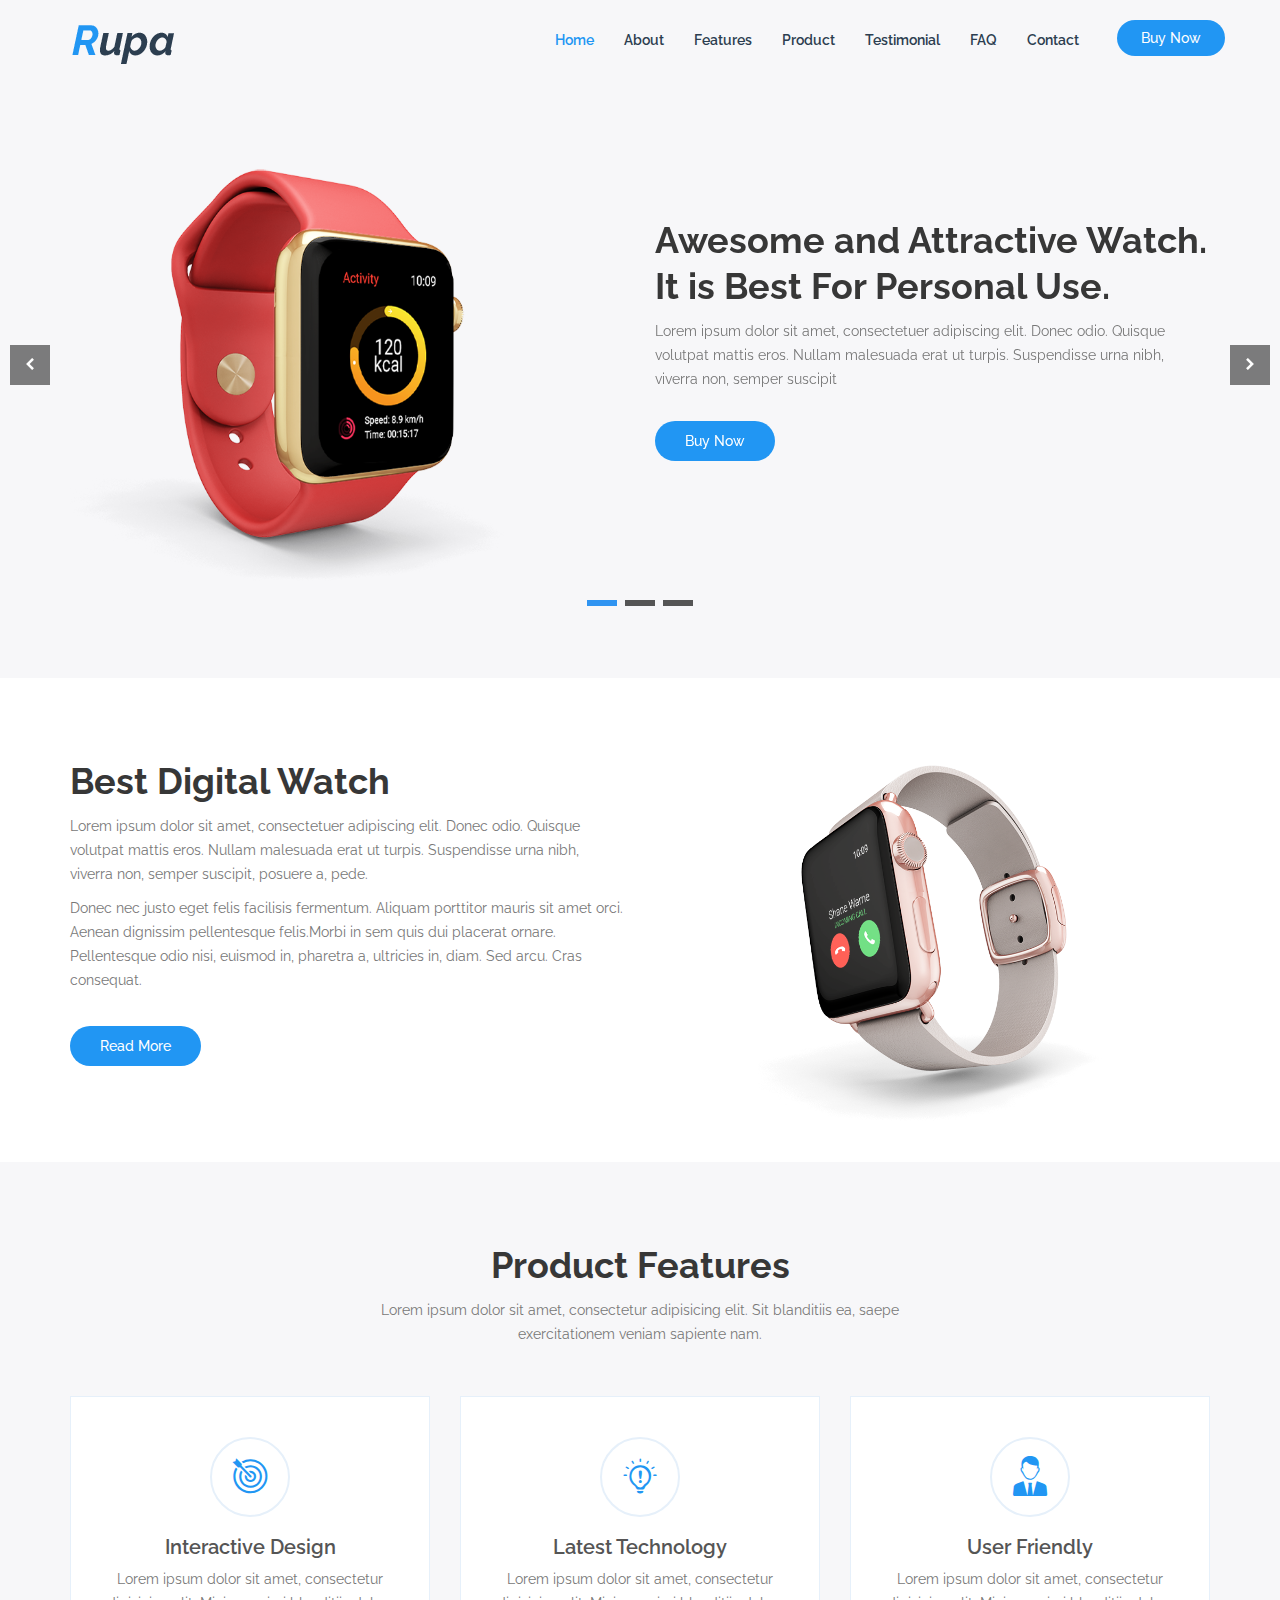
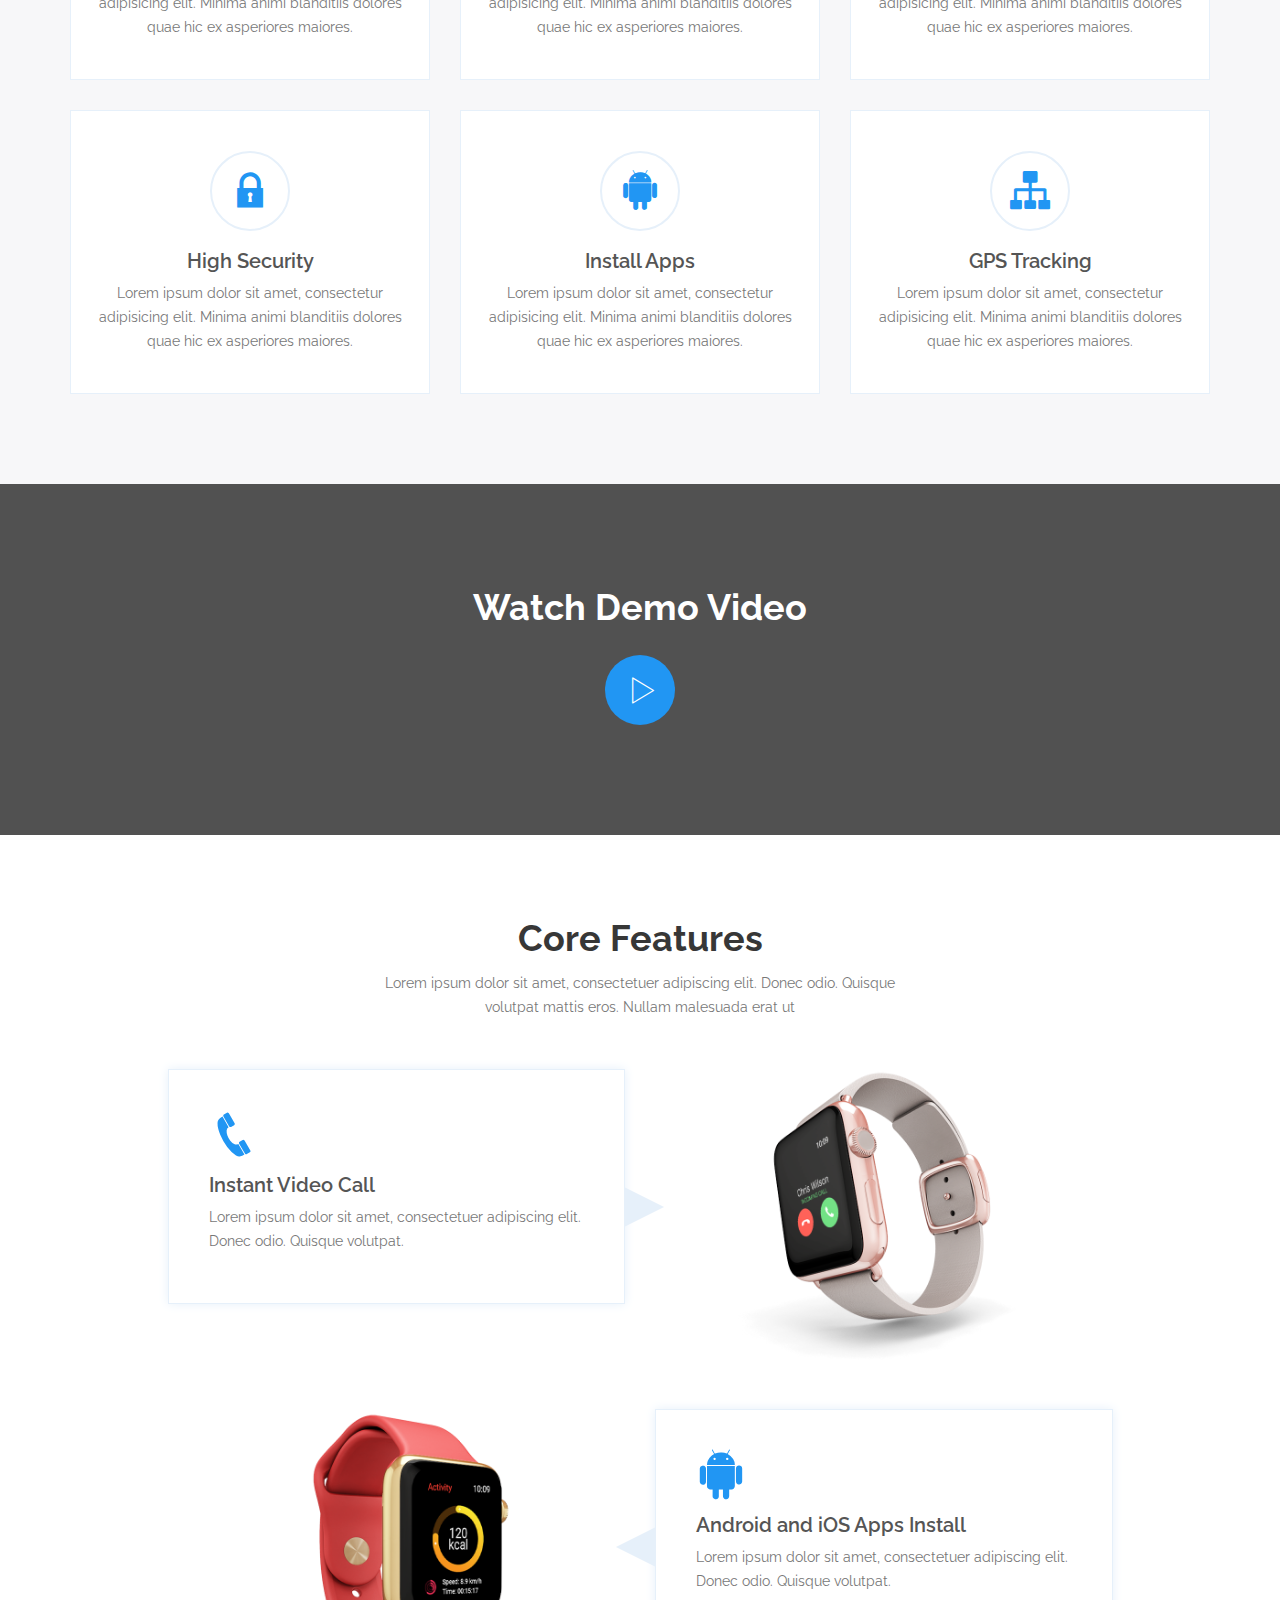
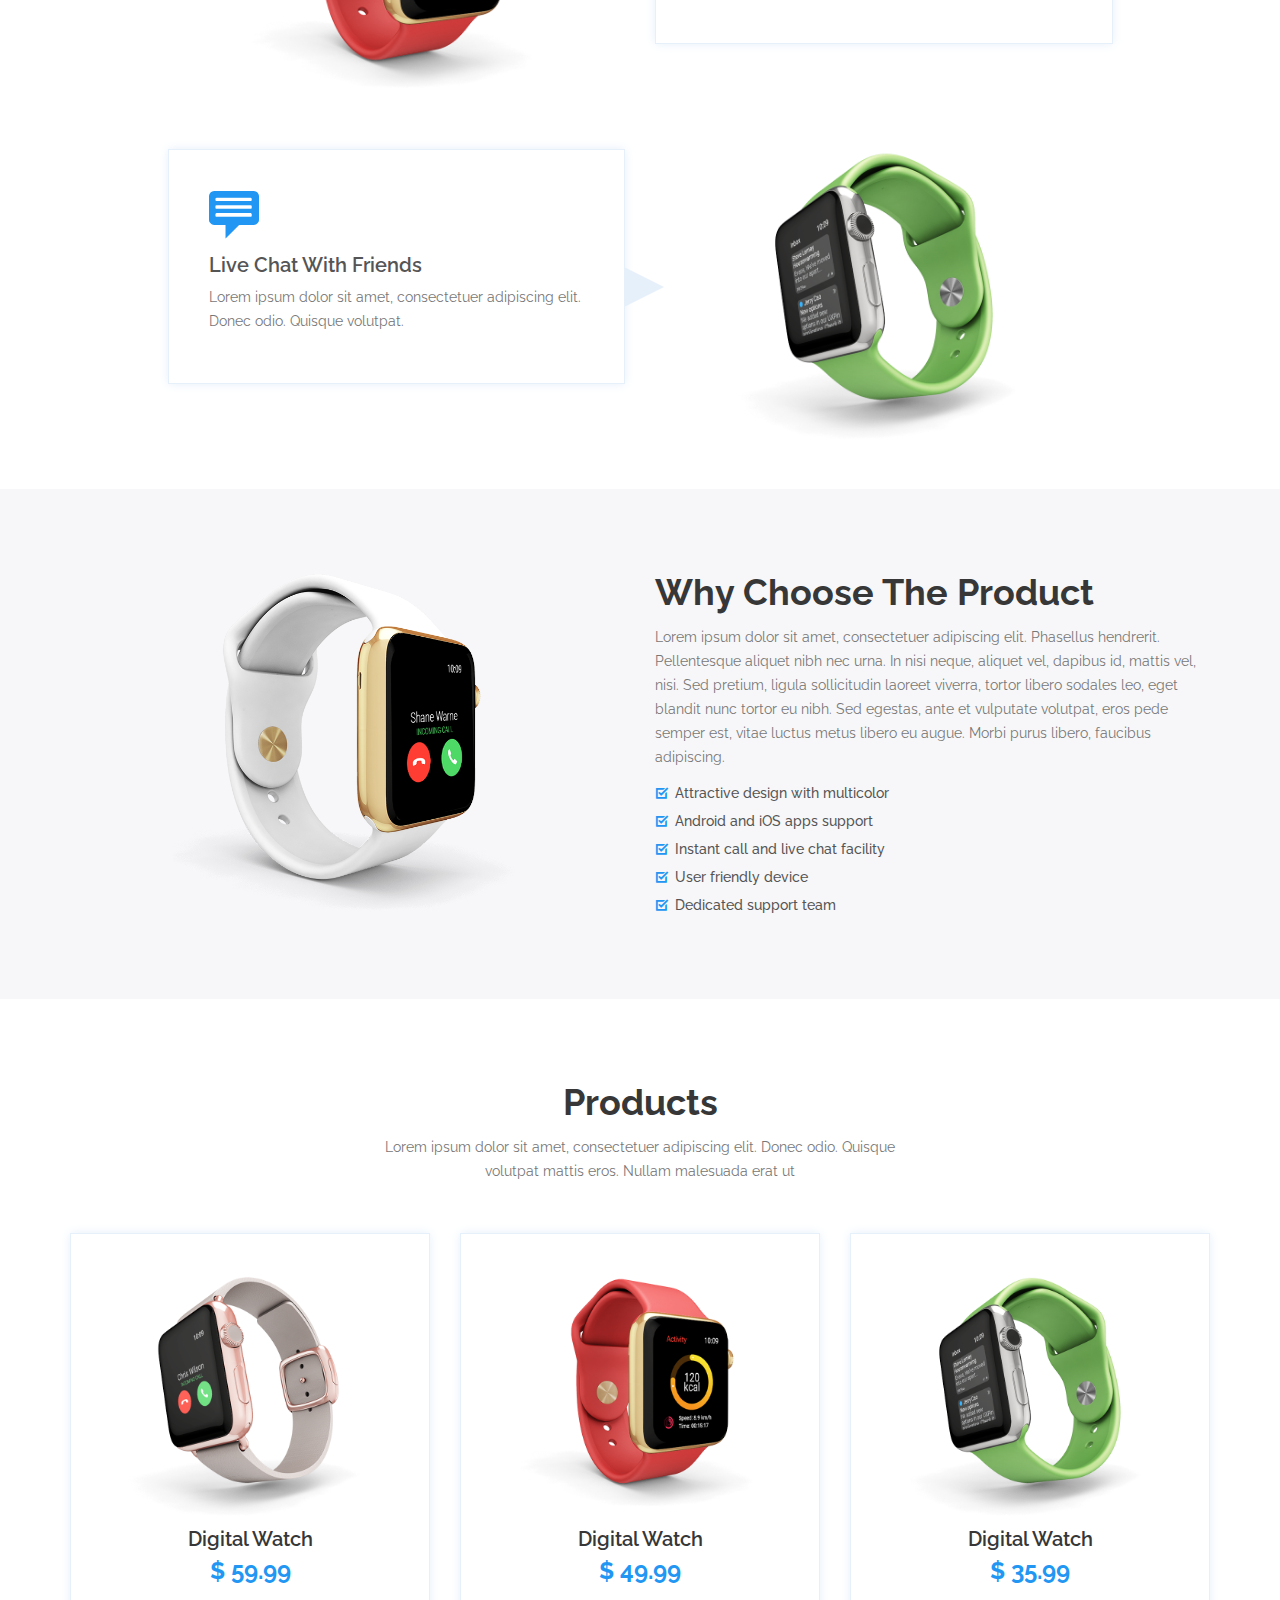
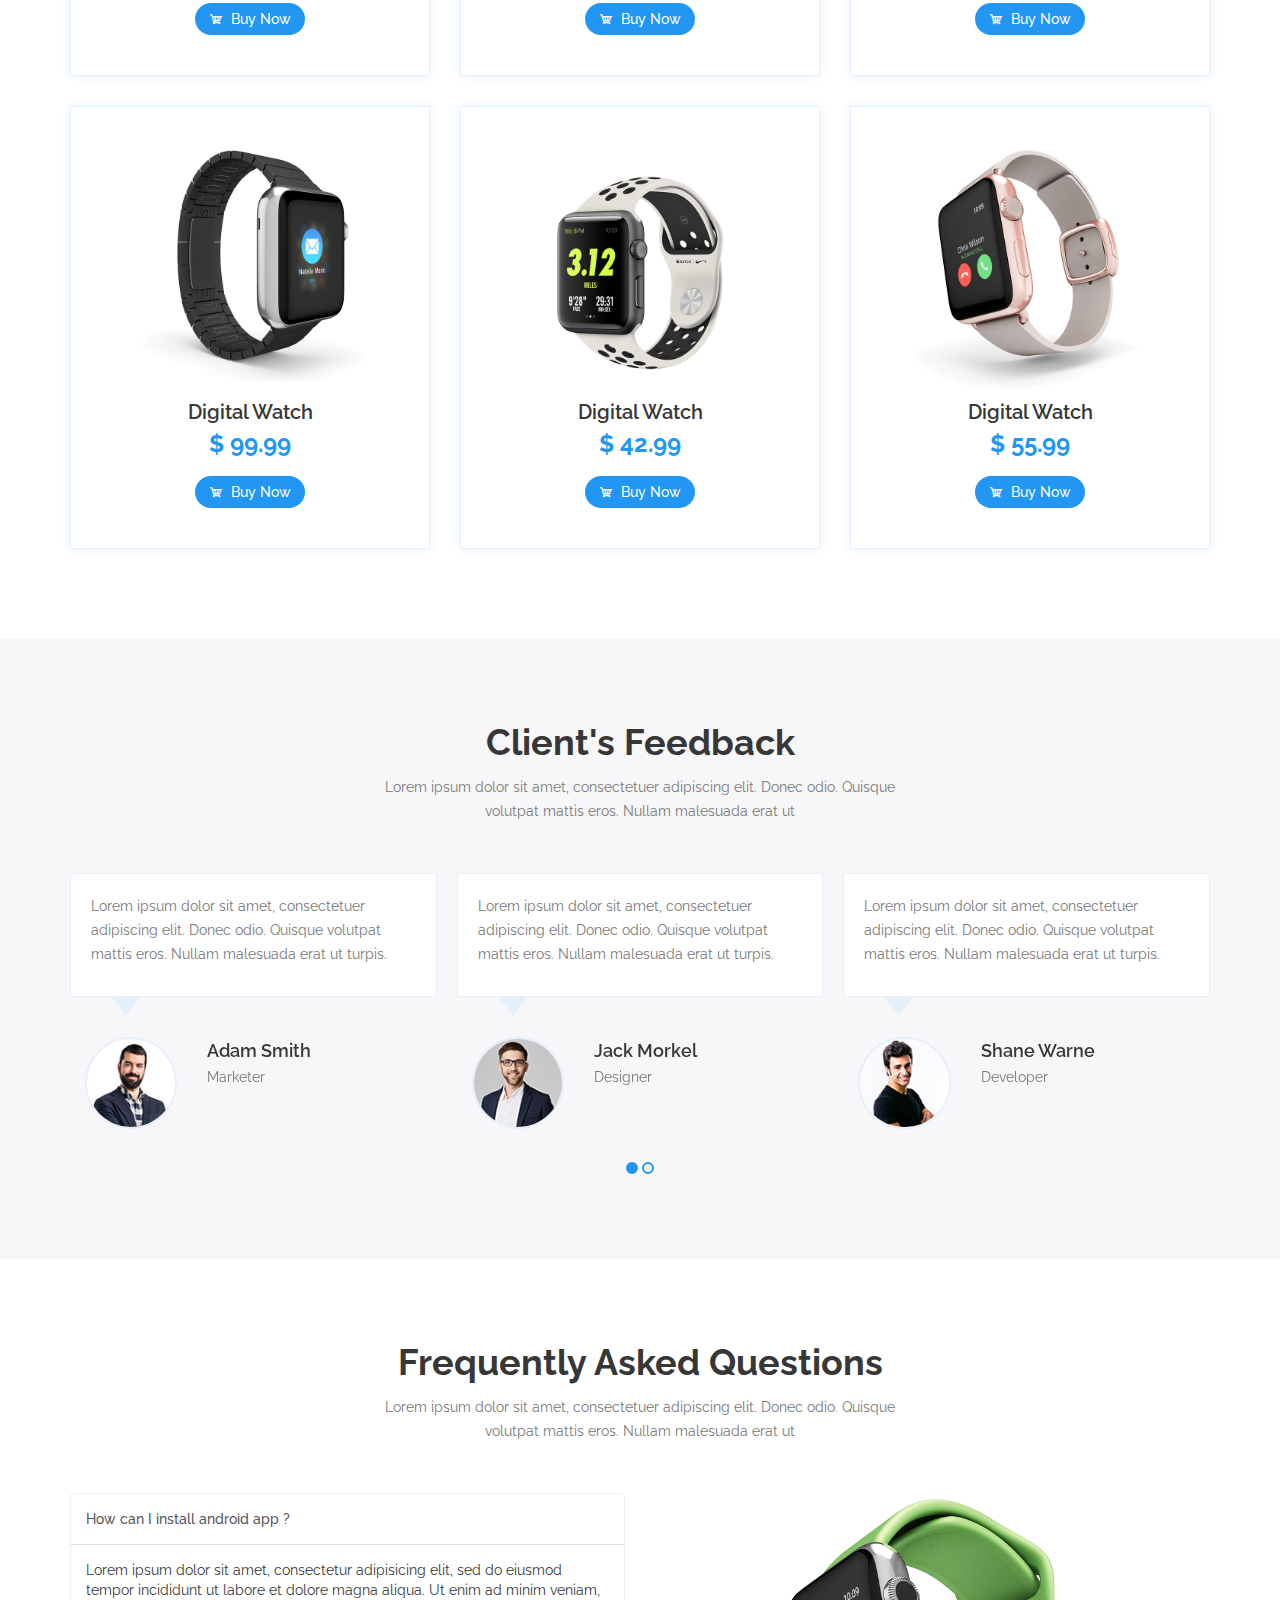
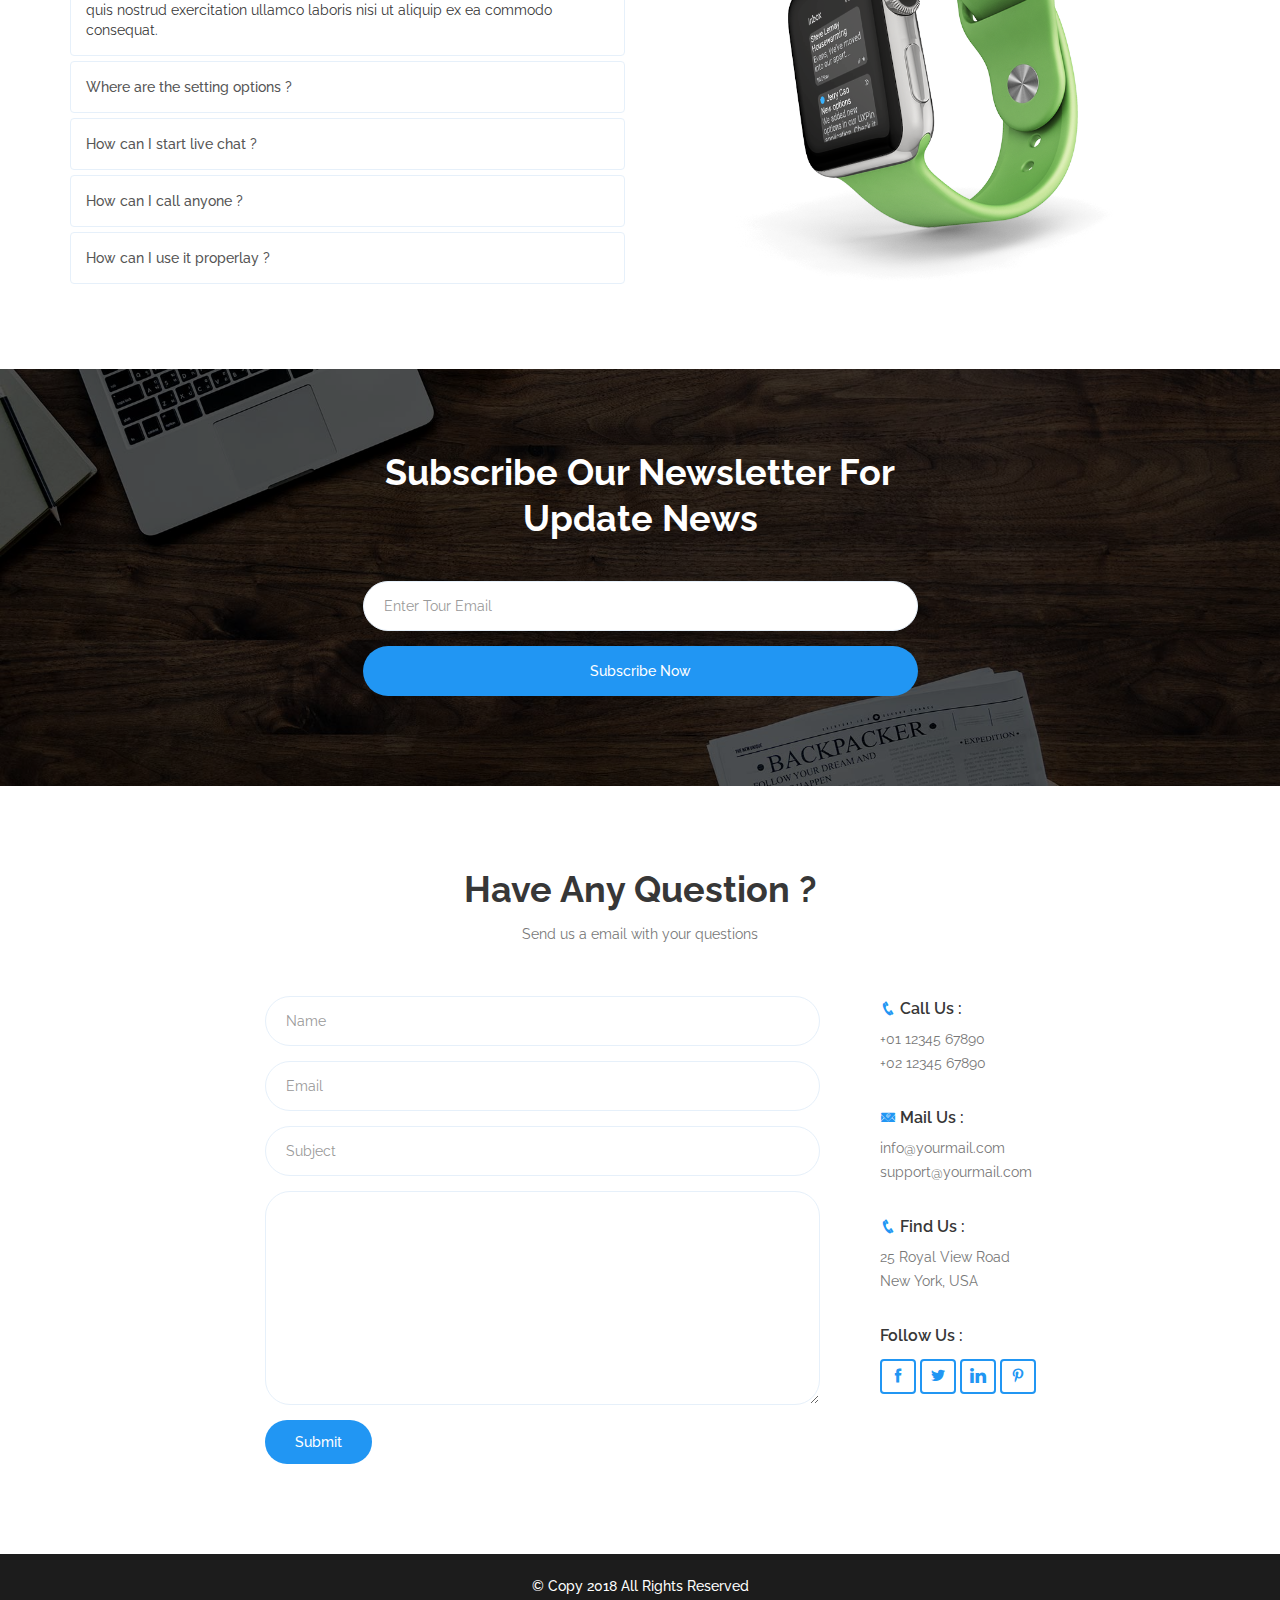
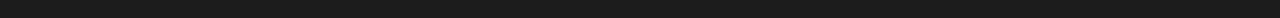
<file: Лендинг Артёма Петропавловского/index-slider.html>
<!DOCTYPE html>
<!--[if lt IE 7 ]><html class="ie ie6" lang="en"> <![endif]-->
<!--[if IE 7 ]><html class="ie ie7" lang="en"> <![endif]-->
<!--[if IE 8 ]><html class="ie ie8" lang="en"> <![endif]-->
<!--[if (gte IE 9)|!(IE)]><!-->
<html lang="zxx">
<!--<![endif]-->

<head>
    <meta charset="utf-8">
    <meta http-equiv="X-UA-Compatible" content="IE=edge">
    <meta name="viewport" content="width=device-width, maximum-scale=1, initial-scale=1, user-scalable=0">
    <meta name="keywords" content="">
    <meta name="description" content="">
    <title>Rupa - One Page Product Landing Page</title>
    <!--Favicon-->
    <link rel="shortcut icon" type="image/png" href="assets/images/favicon.png" />
    <!--Bootstrap CSS-->
    <link rel="stylesheet" type="text/css" href="assets/css/bootstrap.css">
    <!--Owl Carousel CSS-->
    <link rel="stylesheet" type="text/css" href="assets/css/owl.carousel.min.css">
    <!--Icofont CSS-->
    <link rel="stylesheet" type="text/css" href="assets/css/icofont.css">
    <!--Magnific PopUp CSS-->
    <link rel="stylesheet" type="text/css" href="assets/css/magnific-popup.css">
    <!--Bootsnav CSS-->
    <link rel="stylesheet" type="text/css" href="assets/css/bootsnav.css">
    <!--Main CSS-->
    <link rel="stylesheet" type="text/css" href="assets/css/style.css">
    <!--Responsive CSS-->
    <link rel="stylesheet" type="text/css" href="assets/css/responsive.css">

    <!--Modanizr JS-->
    <script src="assets/js/modernizr.custom.js"></script>
    <!--[if IE]>
    <script src="http://html5shiv.googlecode.com/svn/trunk/html5.js"></script>
    <![endif]-->
</head>

<body>
    <!--Start Preloader-->
    <div class="site-preloader">
        <div class="spinner">
            <div class="double-bounce1"></div>
            <div class="double-bounce2"></div>
        </div>
    </div>
    <!--End Preloader-->

    <!--Start Body Wrap-->
    <div id="body-wrap">
        <!--Start Header-->
        <header id="header">
            <nav class="navbar navbar-default bootsnav" data-spy="affix" data-offset-top="10">
                <!--Start Container-->
                <div class="container">
                    <!-- Start Atribute Navigation -->
                    <div class="attr-nav">
                        <a href="">Buy Now</a>
                    </div>
                    <!-- End Atribute Navigation -->

                    <!-- Start Header Navigation -->
                    <div class="navbar-header">
                        <button type="button" class="navbar-toggle" data-toggle="collapse" data-target="#navbar-menu">
                            <i class="icofont icofont-navigation-menu"></i>
                        </button>
                        <a class="navbar-brand" href="index.html"><img src="assets/images/logo.png" class="logo" alt=""></a>
                    </div>
                    <!-- End Header Navigation -->

                    <!-- Collect the nav links, forms, and other content for toggling -->
                    <div class="collapse navbar-collapse" id="navbar-menu">
                        <ul class="nav navbar-nav navbar-right" data-in="fadeIn" data-out="fadeOut">
                            <li class="active"><a href="#header">Home</a></li>
                            <li><a href="#about-area">About</a></li>
                            <li><a href="#features-area">Features</a></li>
                            <li><a href="#product-area">Product</a></li>
                            <li><a href="#testimonial-area">Testimonial</a></li>
                            <li><a href="#faq-area">FAQ</a></li>
                            <li><a href="#contact-area">Contact</a></li>
                        </ul>
                    </div>
                    <!-- /.navbar-collapse -->
                </div>
                <!--End Container-->
            </nav>
            <div class="clearfix"></div>
        </header>
        <!--End Header-->

        <!--Start Slider Area-->
        <section id="slider-area" class="bg-gray">
            <!--Start Slider Carousel-->
            <div class="slider-carousel owl-carousel">
                <!--Start Slide Single-->
                <div class="container slide-single">
                    <!--Start Row-->
                    <div class="row">
                        <!--Start Slide Image-->
                        <div class="col-sm-6">
                            <div class="slide-img">
                                <img src="assets/images/watch-4.png" class="img-responsive" alt="Image">
                            </div>
                        </div>
                        <!--End Slide Image-->

                        <!--Start Slide Content-->
                        <div class="col-sm-6">
                            <div class="slide-content">
                                <h2>Awesome and Attractive Watch. It is Best For Personal Use.</h2>
                                <p>Lorem ipsum dolor sit amet, consectetuer adipiscing elit. Donec odio. Quisque volutpat mattis eros. Nullam malesuada erat ut turpis. Suspendisse urna nibh, viverra non, semper suscipit</p>
                                <a href="">Buy Now</a>
                            </div>
                        </div>
                        <!--End Slide Content-->
                    </div>
                    <!--End Row-->
                </div>
                <!--End Slide Single-->
                
                <!--Start Slide Single-->
                <div class="container slide-single">
                    <!--Start Row-->
                    <div class="row">
                        <!--Start Slide Image-->
                        <div class="col-sm-6">
                            <div class="slide-img">
                                <img src="assets/images/watch-5.png" class="img-responsive" alt="Image">
                            </div>
                        </div>
                        <!--End Slide Image-->

                        <!--Start Slide Content-->
                        <div class="col-sm-6">
                            <div class="slide-content">
                                <h2>Various Color's Modern Watches are Available.</h2>
                                <p>Lorem ipsum dolor sit amet, consectetuer adipiscing elit. Donec odio. Quisque volutpat mattis eros. Nullam malesuada erat ut turpis. Suspendisse urna nibh, viverra non, semper suscipit</p>
                                <a href="">Buy Now</a>
                            </div>
                        </div>
                        <!--End Slide Content-->
                    </div>
                    <!--End Row-->
                </div>
                <!--End Slide Single-->
                
                <!--Start Slide Single-->
                <div class="container slide-single">
                    <!--Start Row-->
                    <div class="row">
                        <!--Start Slide Image-->
                        <div class="col-sm-6">
                            <div class="slide-img">
                                <img src="assets/images/watch-1.png" class="img-responsive" alt="Image">
                            </div>
                        </div>
                        <!--End Slide Image-->

                        <!--Start Slide Content-->
                        <div class="col-sm-6">
                            <div class="slide-content">
                                <h2>1 Year Replacement Guarantee. Why Late? Buy Now!</h2>
                                <p>Lorem ipsum dolor sit amet, consectetuer adipiscing elit. Donec odio. Quisque volutpat mattis eros. Nullam malesuada erat ut turpis. Suspendisse urna nibh, viverra non, semper suscipit</p>
                                <a href="">Buy Now</a>
                            </div>
                        </div>
                        <!--End Slide Content-->
                    </div>
                    <!--End Row-->
                </div>
                <!--End Slide Single-->
            </div>
            <!--End Slider Carousel-->
        </section>
        <!--End Slider Area-->

        <!--Start About Area-->
        <section id="about-area">
            <!--Start Container-->
            <div class="container">
                <!--Start Row-->
                <div class="row">
                    <!--Start About Content-->
                    <div class="col-sm-6">
                        <div class="about-content">
                            <h2>Best Digital Watch</h2>
                            <p>Lorem ipsum dolor sit amet, consectetuer adipiscing elit. Donec odio. Quisque volutpat mattis eros. Nullam malesuada erat ut turpis. Suspendisse urna nibh, viverra non, semper suscipit, posuere a, pede.</p>
                            <p>Donec nec justo eget felis facilisis fermentum. Aliquam porttitor mauris sit amet orci. Aenean dignissim pellentesque felis.Morbi in sem quis dui placerat ornare. Pellentesque odio nisi, euismod in, pharetra a, ultricies in, diam. Sed arcu. Cras consequat.</p>
                            <a href="">Read More</a>
                        </div>
                    </div>
                    <!--End About Content-->

                    <!--Start About Image-->
                    <div class="col-sm-6">
                        <div class="about-img">
                            <img src="assets/images/watch-2.png" class="img-responsive" alt="Image">
                        </div>
                    </div>
                    <!--End About Image-->
                </div>
                <!--End Row-->
            </div>
            <!--End Container-->
        </section>
        <!--End About Area-->

        <!--Start Features Area-->
        <section id="features-area" class="bg-gray">
            <!--Start Container-->
            <div class="container">
                <!--Start Heading Row-->
                <div class="row">
                    <div class="col-sm-6 col-sm-offset-3">
                        <div class="section-heading text-center">
                            <h2>Product Features</h2>
                            <p>Lorem ipsum dolor sit amet, consectetur adipisicing elit. Sit blanditiis ea, saepe exercitationem veniam sapiente nam.</p>
                        </div>
                    </div>
                </div>
                <!--End Heading Row-->

                <!--Start Features Row-->
                <div class="row">
                    <!--Start Feature Single-->
                    <div class="col-md-4 col-sm-6">
                        <div class="features-single text-center">
                            <i class="icofont icofont-dart"></i>
                            <h4>Interactive Design</h4>
                            <p>Lorem ipsum dolor sit amet, consectetur adipisicing elit. Minima animi blanditiis dolores quae hic ex asperiores maiores.</p>
                        </div>
                    </div>
                    <!--End Feature Single-->

                    <!--Start Feature Single-->
                    <div class="col-md-4 col-sm-6">
                        <div class="features-single text-center">
                            <i class="icofont icofont-idea"></i>
                            <h4>Latest Technology</h4>
                            <p>Lorem ipsum dolor sit amet, consectetur adipisicing elit. Minima animi blanditiis dolores quae hic ex asperiores maiores.</p>
                        </div>
                    </div>
                    <!--End Feature Single-->

                    <!--Start Feature Single-->
                    <div class="col-md-4 col-sm-6">
                        <div class="features-single text-center">
                            <i class="icofont icofont-business-man"></i>
                            <h4>User Friendly</h4>
                            <p>Lorem ipsum dolor sit amet, consectetur adipisicing elit. Minima animi blanditiis dolores quae hic ex asperiores maiores.</p>
                        </div>
                    </div>
                    <!--End Feature Single-->

                    <!--Start Feature Single-->
                    <div class="col-md-4 col-sm-6">
                        <div class="features-single text-center">
                            <i class="icofont icofont-lock"></i>
                            <h4>High Security</h4>
                            <p>Lorem ipsum dolor sit amet, consectetur adipisicing elit. Minima animi blanditiis dolores quae hic ex asperiores maiores.</p>
                        </div>
                    </div>
                    <!--End Feature Single-->

                    <!--Start Feature Single-->
                    <div class="col-md-4 col-sm-6">
                        <div class="features-single text-center">
                            <i class="icofont icofont-brand-android-robot"></i>
                            <h4>Install Apps</h4>
                            <p>Lorem ipsum dolor sit amet, consectetur adipisicing elit. Minima animi blanditiis dolores quae hic ex asperiores maiores.</p>
                        </div>
                    </div>
                    <!--End Feature Single-->

                    <!--Start Feature Single-->
                    <div class="col-md-4 col-sm-6">
                        <div class="features-single text-center">
                            <i class="icofont icofont-chart-flow-alt-1"></i>
                            <h4>GPS Tracking</h4>
                            <p>Lorem ipsum dolor sit amet, consectetur adipisicing elit. Minima animi blanditiis dolores quae hic ex asperiores maiores.</p>
                        </div>
                    </div>
                    <!--End Feature Single-->
                </div>
                <!--End Features Row-->
            </div>
            <!--End Container-->
        </section>
        <!--End Features Area-->

        <!--Start Video Area-->
        <section id="video-area" class="bg-cover">
            <div class="overlay"></div>
            <!--Start Container-->
            <div class="container">
                <!--Start Row-->
                <div class="row">
                    <!--Start Video Content-->
                    <div class="col-md-6 col-md-offset-3">
                        <div class="video-content text-center">
                            <h2>Watch Demo Video</h2>
                            <a class="popup-video" href="https://www.youtube.com/watch?v=Bv9dRKUYlzo"><i class="icofont icofont-play"></i></a>
                        </div>
                    </div>
                    <!--End Video Content-->
                </div>
                <!--End Row-->
            </div>
            <!--End Container-->
        </section>
        <!--End Video Area-->

        <!--Start Core Features Section-->
        <section id="core-features-area">
            <!--Start Container-->
            <div class="container">
                <!--Start Heading Row-->
                <div class="row">
                    <div class="col-sm-6 col-sm-offset-3">
                        <div class="section-heading text-center">
                            <h2>Core Features</h2>
                            <p>Lorem ipsum dolor sit amet, consectetuer adipiscing elit. Donec odio. Quisque volutpat mattis eros. Nullam malesuada erat ut</p>
                        </div>
                    </div>
                </div>
                <!--End Heading Row-->

                <!--Start Row-->
                <div class="row">
                    <div class="col-md-10 col-md-offset-1">
                        <!--Start Core Features Single-->
                        <div class="core-features-single">
                            <!--Start Row-->
                            <div class="row">
                                <!--Start Core Feature Content-->
                                <div class="col-sm-6">
                                    <div class="core-feature-content arrow-right">
                                        <i class="icofont icofont-phone"></i>
                                        <h4>Instant Video Call</h4>
                                        <p>Lorem ipsum dolor sit amet, consectetuer adipiscing elit. Donec odio. Quisque volutpat.</p>
                                    </div>
                                </div>
                                <!--End Core Feature Content-->

                                <!--Start Core Feature Image-->
                                <div class="col-sm-6">
                                    <div class="core-feature-img">
                                        <img src="assets/images/watch-3.png" class="img-responsive" alt="Image">
                                    </div>
                                </div>
                                <!--End Core Feature Image-->
                            </div>
                            <!--End Row-->
                        </div>
                        <!--End Core Features Single-->

                        <!--Start Core Features Single-->
                        <div class="core-features-single">
                            <!--Start Row-->
                            <div class="row">
                                <!--Start Core Feature Image-->
                                <div class="col-sm-6">
                                    <div class="core-feature-img">
                                        <img src="assets/images/watch-4.png" class="img-responsive" alt="Image">
                                    </div>
                                </div>
                                <!--End Core Feature Image-->

                                <!--Start Core Feature Content-->
                                <div class="col-sm-6">
                                    <div class="core-feature-content arrow-left">
                                        <i class="icofont icofont-brand-android-robot"></i>
                                        <h4>Android and iOS Apps Install</h4>
                                        <p>Lorem ipsum dolor sit amet, consectetuer adipiscing elit. Donec odio. Quisque volutpat.</p>
                                    </div>
                                </div>
                                <!--End Core Feature Content-->
                            </div>
                            <!--End Row-->
                        </div>
                        <!--End Core Features Single-->

                        <!--Start Core Features Single-->
                        <div class="core-features-single">
                            <!--Start Row-->
                            <div class="row">
                                <!--Start Core Feature Content-->
                                <div class="col-sm-6">
                                    <div class="core-feature-content arrow-right">
                                        <i class="icofont icofont-ui-text-chat"></i>
                                        <h4>Live Chat With Friends</h4>
                                        <p>Lorem ipsum dolor sit amet, consectetuer adipiscing elit. Donec odio. Quisque volutpat.</p>
                                    </div>
                                </div>
                                <!--End Core Feature Content-->

                                <!--Start Core Feature Image-->
                                <div class="col-sm-6">
                                    <div class="core-feature-img">
                                        <img src="assets/images/watch-5.png" class="img-responsive" alt="Image">
                                    </div>
                                </div>
                                <!--End Core Feature Image-->
                            </div>
                            <!--End Row-->
                        </div>
                        <!--End Core Features Single-->
                    </div>
                </div>
                <!--End Row-->
            </div>
            <!--End Container-->
        </section>
        <!--End Core Features Section-->

        <!--Start Why Choose Area-->
        <section id="why-choose-area" class="bg-gray">
            <!--Start Container-->
            <div class="container">
                <!--Start Row-->
                <div class="row">
                    <!--Start Why Choose Image-->
                    <div class="col-sm-6">
                        <div class="why-choose-image">
                            <img src="assets/images/watch-6.png" class="img-responsive" alt="Image">
                        </div>
                    </div>
                    <!--End Why Choose Image-->

                    <!--Start Why Choose Content-->
                    <div class="col-sm-6">
                        <div class="why-choose-content">
                            <h2>Why Choose The Product</h2>
                            <p>Lorem ipsum dolor sit amet, consectetuer adipiscing elit. Phasellus hendrerit. Pellentesque aliquet nibh nec urna. In nisi neque, aliquet vel, dapibus id, mattis vel, nisi. Sed pretium, ligula sollicitudin laoreet viverra, tortor libero sodales leo, eget blandit nunc tortor eu nibh. Sed egestas, ante et vulputate volutpat, eros pede semper est, vitae luctus metus libero eu augue. Morbi purus libero, faucibus adipiscing.</p>
                            <ul>
                                <li><i class="icofont icofont-checked"></i> Attractive design with multicolor</li>
                                <li><i class="icofont icofont-checked"></i> Android and iOS apps support</li>
                                <li><i class="icofont icofont-checked"></i> Instant call and live chat facility</li>
                                <li><i class="icofont icofont-checked"></i> User friendly device</li>
                                <li><i class="icofont icofont-checked"></i> Dedicated support team</li>
                            </ul>
                        </div>
                    </div>
                    <!--End Why Choose Content-->
                </div>
                <!--End Row-->
            </div>
            <!--End Container-->
        </section>
        <!--End Why Choose Area-->

        <!--Start Product Area-->
        <section id="product-area">
            <!--Start Container-->
            <div class="container">
                <!--Start Heading Row-->
                <div class="row">
                    <div class="col-sm-6 col-sm-offset-3">
                        <div class="section-heading text-center">
                            <h2>Products</h2>
                            <p>Lorem ipsum dolor sit amet, consectetuer adipiscing elit. Donec odio. Quisque volutpat mattis eros. Nullam malesuada erat ut</p>
                        </div>
                    </div>
                </div>
                <!--End Heading Row-->

                <!--Start Product Row-->
                <div class="row">
                    <!--Start Product Single-->
                    <div class="col-md-4 col-sm-6">
                        <div class="product-single text-center">
                            <img src="assets/images/watch-3.png" class="img-responsive" alt="Image">
                            <h4>Digital Watch</h4>
                            <h3><span>$</span> 59.99</h3>
                            <a href=""><i class="icofont icofont-cart"></i> Buy Now</a>
                        </div>
                    </div>
                    <!--End Product Single-->

                    <!--Start Product Single-->
                    <div class="col-md-4 col-sm-6">
                        <div class="product-single text-center">
                            <img src="assets/images/watch-4.png" class="img-responsive" alt="Image">
                            <h4>Digital Watch</h4>
                            <h3><span>$</span> 49.99</h3>
                            <a href=""><i class="icofont icofont-cart"></i> Buy Now</a>
                        </div>
                    </div>
                    <!--End Product Single-->

                    <!--Start Product Single-->
                    <div class="col-md-4 col-sm-6">
                        <div class="product-single text-center">
                            <img src="assets/images/watch-5.png" class="img-responsive" alt="Image">
                            <h4>Digital Watch</h4>
                            <h3><span>$</span> 35.99</h3>
                            <a href=""><i class="icofont icofont-cart"></i> Buy Now</a>
                        </div>
                    </div>
                    <!--End Product Single-->

                    <!--Start Product Single-->
                    <div class="col-md-4 col-sm-6">
                        <div class="product-single text-center">
                            <img src="assets/images/watch-8.png" class="img-responsive" alt="Image">
                            <h4>Digital Watch</h4>
                            <h3><span>$</span> 99.99</h3>
                            <a href=""><i class="icofont icofont-cart"></i> Buy Now</a>
                        </div>
                    </div>
                    <!--End Product Single-->

                    <!--Start Product Single-->
                    <div class="col-md-4 col-sm-6">
                        <div class="product-single text-center">
                            <img src="assets/images/watch-7.png" class="img-responsive" alt="Image">
                            <h4>Digital Watch</h4>
                            <h3><span>$</span> 42.99</h3>
                            <a href=""><i class="icofont icofont-cart"></i> Buy Now</a>
                        </div>
                    </div>
                    <!--End Product Single-->

                    <!--Start Product Single-->
                    <div class="col-md-4 col-sm-6">
                        <div class="product-single text-center">
                            <img src="assets/images/watch-3.png" class="img-responsive" alt="Image">
                            <h4>Digital Watch</h4>
                            <h3><span>$</span> 55.99</h3>
                            <a href=""><i class="icofont icofont-cart"></i> Buy Now</a>
                        </div>
                    </div>
                    <!--End Product Single-->
                </div>
                <!--End Product Row-->
            </div>
            <!--End Container-->
        </section>
        <!--End Product Area-->

        <!--Start Testimonial Area-->
        <section id="testimonial-area" class="bg-gray">
            <!--Start Container-->
            <div class="container">
                <!--Start Heading Row-->
                <div class="row">
                    <div class="col-sm-6 col-sm-offset-3">
                        <div class="section-heading text-center">
                            <h2>Client's Feedback</h2>
                            <p>Lorem ipsum dolor sit amet, consectetuer adipiscing elit. Donec odio. Quisque volutpat mattis eros. Nullam malesuada erat ut</p>
                        </div>
                    </div>
                </div>
                <!--End Heading Row-->

                <!--Start Testimonial Carousel-->
                <div class="testimonial-carousel owl-carousel">
                    <!--Start Testimonial Single-->
                    <div class="testimonial-single">
                        <div class="client-comment">
                            <p>Lorem ipsum dolor sit amet, consectetuer adipiscing elit. Donec odio. Quisque volutpat mattis eros. Nullam malesuada erat ut turpis.</p>
                        </div>
                        <div class="client-info row">
                            <div class="col-md-4">
                                <div class="client-img">
                                    <img src="assets/images/client-img-1.jpg" class="img-responsive" alt="Image">
                                </div>
                            </div>
                            <div class="col-md-8">
                                <div class="client-details">
                                    <h5>Adam Smith</h5>
                                    <p>Marketer</p>
                                </div>
                            </div>
                        </div>
                    </div>
                    <!--End Testimonial Single-->

                    <!--Start Testimonial Single-->
                    <div class="testimonial-single">
                        <div class="client-comment">
                            <p>Lorem ipsum dolor sit amet, consectetuer adipiscing elit. Donec odio. Quisque volutpat mattis eros. Nullam malesuada erat ut turpis.</p>
                        </div>
                        <div class="client-info row">
                            <div class="col-md-4">
                                <div class="client-img">
                                    <img src="assets/images/client-img-2.jpg" class="img-responsive" alt="Image">
                                </div>
                            </div>
                            <div class="col-md-8">
                                <div class="client-details">
                                    <h5>Jack Morkel</h5>
                                    <p>Designer</p>
                                </div>
                            </div>
                        </div>
                    </div>
                    <!--End Testimonial Single-->

                    <!--Start Testimonial Single-->
                    <div class="testimonial-single">
                        <div class="client-comment">
                            <p>Lorem ipsum dolor sit amet, consectetuer adipiscing elit. Donec odio. Quisque volutpat mattis eros. Nullam malesuada erat ut turpis.</p>
                        </div>
                        <div class="client-info row">
                            <div class="col-md-4">
                                <div class="client-img">
                                    <img src="assets/images/client-img-3.jpg" class="img-responsive" alt="Image">
                                </div>
                            </div>
                            <div class="col-md-8">
                                <div class="client-details">
                                    <h5>Shane Warne</h5>
                                    <p>Developer</p>
                                </div>
                            </div>
                        </div>
                    </div>
                    <!--End Testimonial Single-->

                    <!--Start Testimonial Single-->
                    <div class="testimonial-single">
                        <div class="client-comment">
                            <p>Lorem ipsum dolor sit amet, consectetuer adipiscing elit. Donec odio. Quisque volutpat mattis eros. Nullam malesuada erat ut turpis.</p>
                        </div>
                        <div class="client-info row">
                            <div class="col-md-4">
                                <div class="client-img">
                                    <img src="assets/images/client-img-4.jpg" class="img-responsive" alt="Image">
                                </div>
                            </div>
                            <div class="col-md-8">
                                <div class="client-details">
                                    <h5>Shane Kylel</h5>
                                    <p>Business Man</p>
                                </div>
                            </div>
                        </div>
                    </div>
                    <!--End Testimonial Single-->
                </div>
                <!--End Testimonial Carousel-->
            </div>
            <!--End Container-->
        </section>
        <!--End Testimonial Area-->

        <!--Start Faq Area-->
        <section id="faq-area">
            <!--Start Container-->
            <div class="container">
                <!--Start Heading Row-->
                <div class="row">
                    <div class="col-sm-6 col-sm-offset-3">
                        <div class="section-heading text-center">
                            <h2>Frequently Asked Questions</h2>
                            <p>Lorem ipsum dolor sit amet, consectetuer adipiscing elit. Donec odio. Quisque volutpat mattis eros. Nullam malesuada erat ut</p>
                        </div>
                    </div>
                </div>
                <!--End Heading Row-->

                <!--Start Faq Row-->
                <div class="row">
                    <!--Start Faq Accordian-->
                    <div class="col-sm-6">
                        <div class="panel-group" id="accordion">
                            <!--Start Accordian Single-->
                            <div class="panel panel-default">
                                <div class="panel-heading">
                                    <h4 class="panel-title">
                                        <a class="accordion-toggle" data-toggle="collapse" data-parent="#accordion" href="#collapse1">How can I install android app ? </a>
                                    </h4>
                                </div>
                                <div id="collapse1" class="panel-collapse collapse in">
                                    <div class="panel-body">Lorem ipsum dolor sit amet, consectetur adipisicing elit, sed do eiusmod tempor incididunt ut labore et dolore magna aliqua. Ut enim ad minim veniam, quis nostrud exercitation ullamco laboris nisi ut aliquip ex ea commodo consequat.</div>
                                </div>
                            </div>
                            <!--End Accordian Single-->

                            <!--Start Accordian Single-->
                            <div class="panel panel-default">
                                <div class="panel-heading">
                                    <h4 class="panel-title">
                                        <a class="accordion-toggle" data-toggle="collapse" data-parent="#accordion" href="#collapse2">Where are the setting options ? </a>
                                    </h4>
                                </div>
                                <div id="collapse2" class="panel-collapse collapse">
                                    <div class="panel-body">Lorem ipsum dolor sit amet, consectetur adipisicing elit, sed do eiusmod tempor incididunt ut labore et dolore magna aliqua. Ut enim ad minim veniam, quis nostrud exercitation ullamco laboris nisi ut aliquip ex ea commodo consequat.</div>
                                </div>
                            </div>
                            <!--End Accordian Single-->

                            <!--Start Accordian Single-->
                            <div class="panel panel-default">
                                <div class="panel-heading">
                                    <h4 class="panel-title">
                                        <a class="accordion-toggle" data-toggle="collapse" data-parent="#accordion" href="#collapse3">How can I start live chat ?</a>
                                    </h4>
                                </div>
                                <div id="collapse3" class="panel-collapse collapse">
                                    <div class="panel-body">Lorem ipsum dolor sit amet, consectetur adipisicing elit, sed do eiusmod tempor incididunt ut labore et dolore magna aliqua. Ut enim ad minim veniam, quis nostrud exercitation ullamco laboris nisi ut aliquip ex ea commodo consequat.</div>
                                </div>
                            </div>
                            <!--End Accordian Single-->

                            <!--Start Accordian Single-->
                            <div class="panel panel-default">
                                <div class="panel-heading">
                                    <h4 class="panel-title">
                                        <a class="accordion-toggle" data-toggle="collapse" data-parent="#accordion" href="#collapse4">How can I call anyone ?</a>
                                    </h4>
                                </div>
                                <div id="collapse4" class="panel-collapse collapse">
                                    <div class="panel-body">Lorem ipsum dolor sit amet, consectetur adipisicing elit, sed do eiusmod tempor incididunt ut labore et dolore magna aliqua. Ut enim ad minim veniam, quis nostrud exercitation ullamco laboris nisi ut aliquip ex ea commodo consequat.</div>
                                </div>
                            </div>
                            <!--End Accordian Single-->

                            <!--Start Accordian Single-->
                            <div class="panel panel-default">
                                <div class="panel-heading">
                                    <h4 class="panel-title">
                                        <a class="accordion-toggle" data-toggle="collapse" data-parent="#accordion" href="#collapse5">How can I use it properlay ?</a>
                                    </h4>
                                </div>
                                <div id="collapse5" class="panel-collapse collapse">
                                    <div class="panel-body">Lorem ipsum dolor sit amet, consectetur adipisicing elit, sed do eiusmod tempor incididunt ut labore et dolore magna aliqua. Ut enim ad minim veniam, quis nostrud exercitation ullamco laboris nisi ut aliquip ex ea commodo consequat.</div>
                                </div>
                            </div>
                            <!--End Accordian Single-->
                        </div>
                    </div>
                    <!--End Faq Accordian-->

                    <!--Start Faq Image-->
                    <div class="col-sm-6">
                        <div class="faq-img">
                            <img src="assets/images/watch-5.png" class="img-responsive" alt="Image">
                        </div>
                    </div>
                    <!--End Faq Image-->
                </div>
                <!--End Faq Row-->
            </div>
            <!--End Container-->
        </section>
        <!--End Faq Area-->

        <!--Start Newsletter Area-->
        <section id="newsletter-area" class="bg-cover">
            <div class="overlay"></div>
            <!--Start Container-->
            <div class="container">
                <!--Start Row-->
                <div class="row">
                    <div class="col-md-6 col-md-offset-3 col-sm-8 col-sm-offset-2">
                        <div class="newsletter-content text-center">
                            <h2>Subscribe Our Newsletter For Update News</h2>
                            <form action="#" method="post">
                                <input type="text" class="form-control" placeholder="Enter Tour Email">
                                <button type="submit">Subscribe Now</button>
                            </form>
                        </div>
                    </div>
                </div>
                <!--End Row-->
            </div>
            <!--End Container-->
        </section>
        <!--End Newsletter Area-->

        <!--Start Contact Area-->
        <section id="contact-area">
            <!--Start Container-->
            <div class="container">
                <!--Start Heading Row-->
                <div class="row">
                    <div class="col-md-6 col-md-offset-3">
                        <div class="section-heading text-center">
                            <h2>Have Any Question ?</h2>
                            <p>Send us a email with your questions</p>
                        </div>
                    </div>
                </div>
                <!--End Heading Row-->

                <!--Start Contact Row-->
                <div class="row">
                    <!--Start Contact Form-->
                    <div class="col-md-6 col-md-offset-2 col-sm-8">
                        <div class="contact-form">
                            <form action="#" method="post">
                                <div class="form-group">
                                    <input type="text" class="form-control" placeholder="Name">
                                </div>
                                <div class="form-group">
                                    <input type="email" class="form-control" placeholder="Email">
                                </div>
                                <div class="form-group">
                                    <input type="text" class="form-control" placeholder="Subject">
                                </div>
                                <div class="form-group">
                                    <textarea class="form-control" cols="30" rows="10"></textarea>
                                </div>
                                <button type="submit">Submit</button>
                            </form>
                        </div>
                    </div>
                    <!--End Contact Form-->

                    <!--Start Contact Info-->
                    <div class="col-md-3 col-sm-4">
                        <div class="contact-info">
                            <!--Start Contact Info Single-->
                            <div class="contact-info-single">
                                <h6><i class="icofont icofont-phone"></i> Call Us :</h6>
                                <p>+01 12345 67890 <br> +02 12345 67890</p>
                            </div>
                            <!--End Contact Info Single-->

                            <!--Start Contact Info Single-->
                            <div class="contact-info-single">
                                <h6><i class="icofont icofont-email"></i> Mail Us :</h6>
                                <p>info@yourmail.com <br> support@yourmail.com</p>
                            </div>
                            <!--End Contact Info Single-->

                            <!--Start Contact Info Single-->
                            <div class="contact-info-single">
                                <h6><i class="icofont icofont-phone"></i> Find Us :</h6>
                                <p>25 Royal View Road <br> New York, USA</p>
                            </div>
                            <!--End Contact Info Single-->

                            <!--Start Contact Social-->
                            <div class="contact-social">
                                <h6>Follow Us :</h6>
                                <ul>
                                    <li><a href=""><i class="icofont icofont-social-facebook"></i></a></li>
                                    <li><a href=""><i class="icofont icofont-social-twitter"></i></a></li>
                                    <li><a href=""><i class="icofont icofont-brand-linkedin"></i></a></li>
                                    <li><a href=""><i class="icofont icofont-social-pinterest"></i></a></li>
                                </ul>
                            </div>
                            <!--End Contact Social-->
                        </div>
                    </div>
                    <!--End Contact Info-->
                </div>
                <!--End Contact Row-->
            </div>
            <!--End Container-->
        </section>
        <!--End Contact Area-->

        <!--Start Footer-->
        <footer id="footer" class="bg-gray">
            <div class="container">
                <p class="text-center">&copy; Copy 2018 All Rights Reserved</p>
            </div>
        </footer>
        <!--End Footer-->
    </div>
    <!--End Body Wrap-->

    <!--jQuery JS-->
    <script src="assets/js/jquery.min.js"></script>
    <!--Bootstrap JS-->
    <script src="assets/js/bootstrap.min.js"></script>
    <!--Owl Carousel JS-->
    <script src="assets/js/owl.carousel.min.js"></script>
    <!--Magnific PopoUp JS-->
    <script src="assets/js/magnific-popup.min.js"></script>
    <!--Bootsnav JS-->
    <script src="assets/js/bootsnav.js"></script>
    <!--Main JS-->
    <script src="assets/js/custom.js"></script>

</body>

</html>
</file>
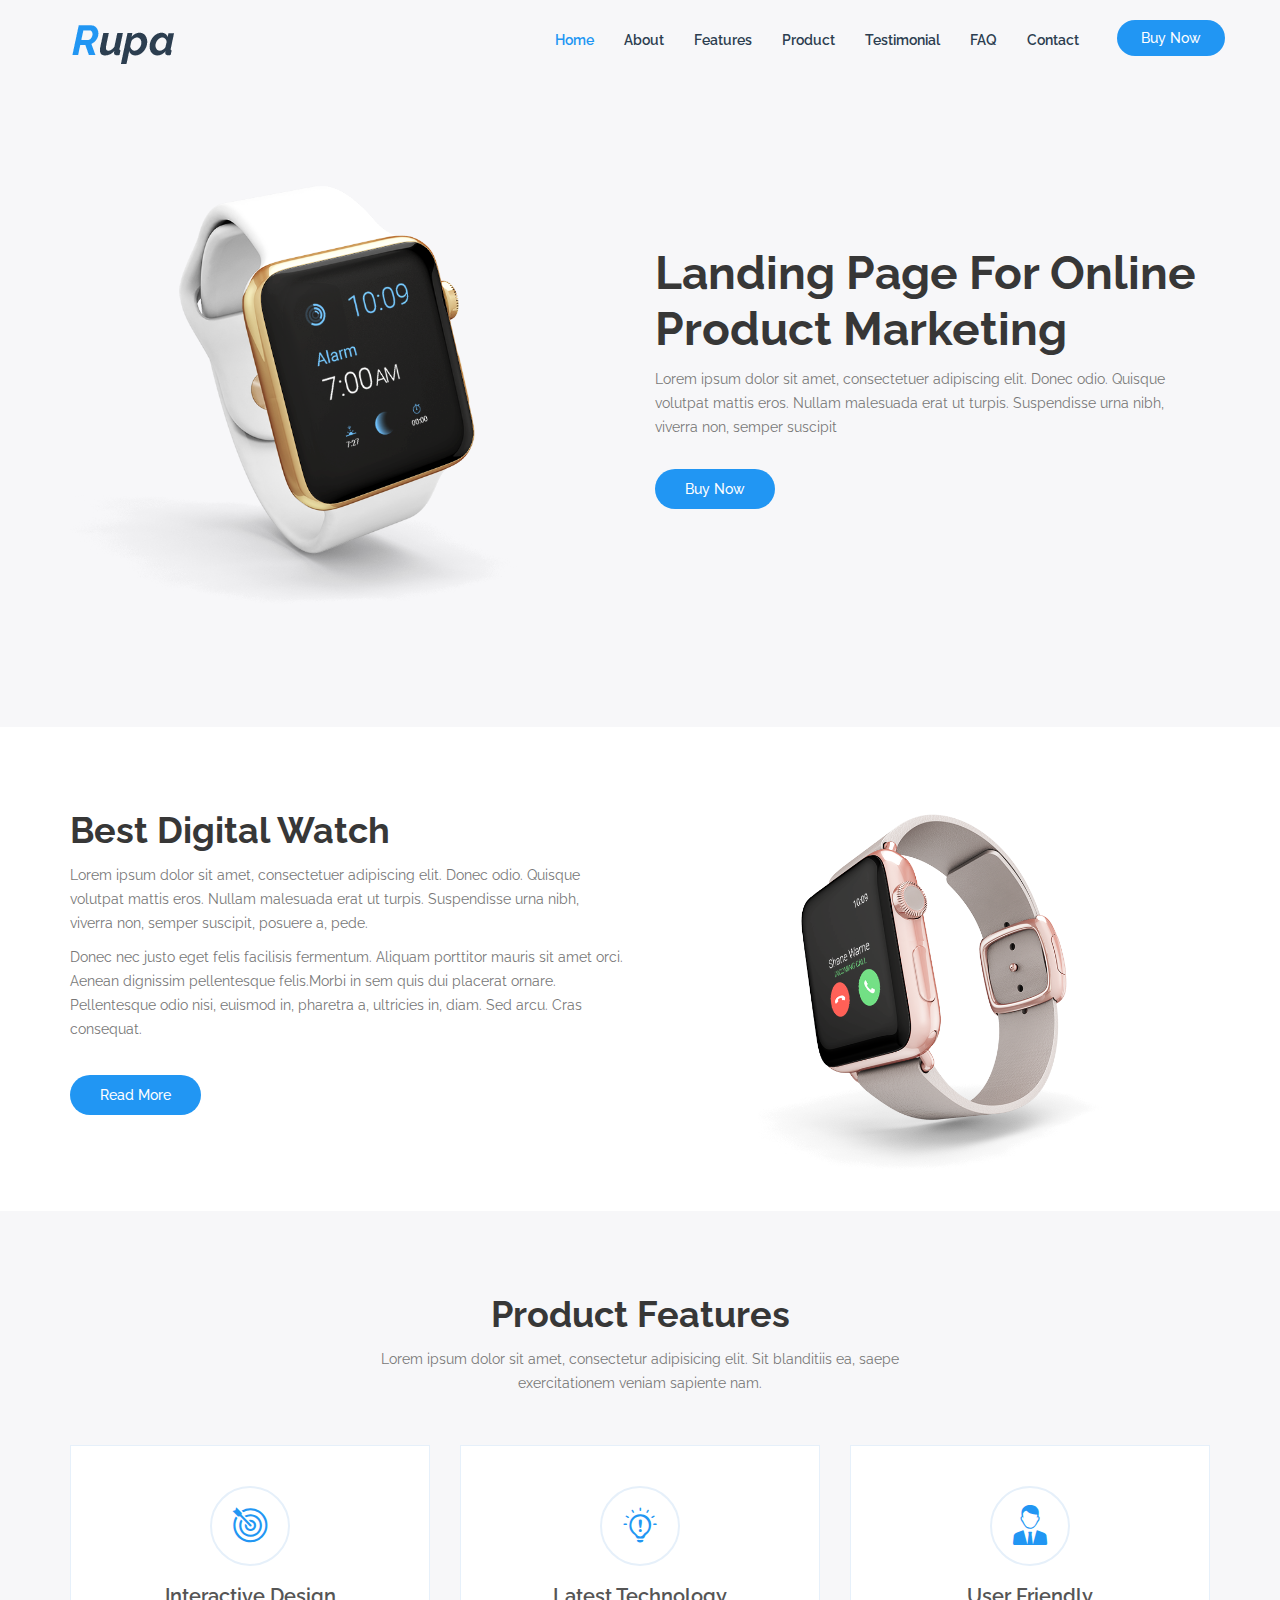
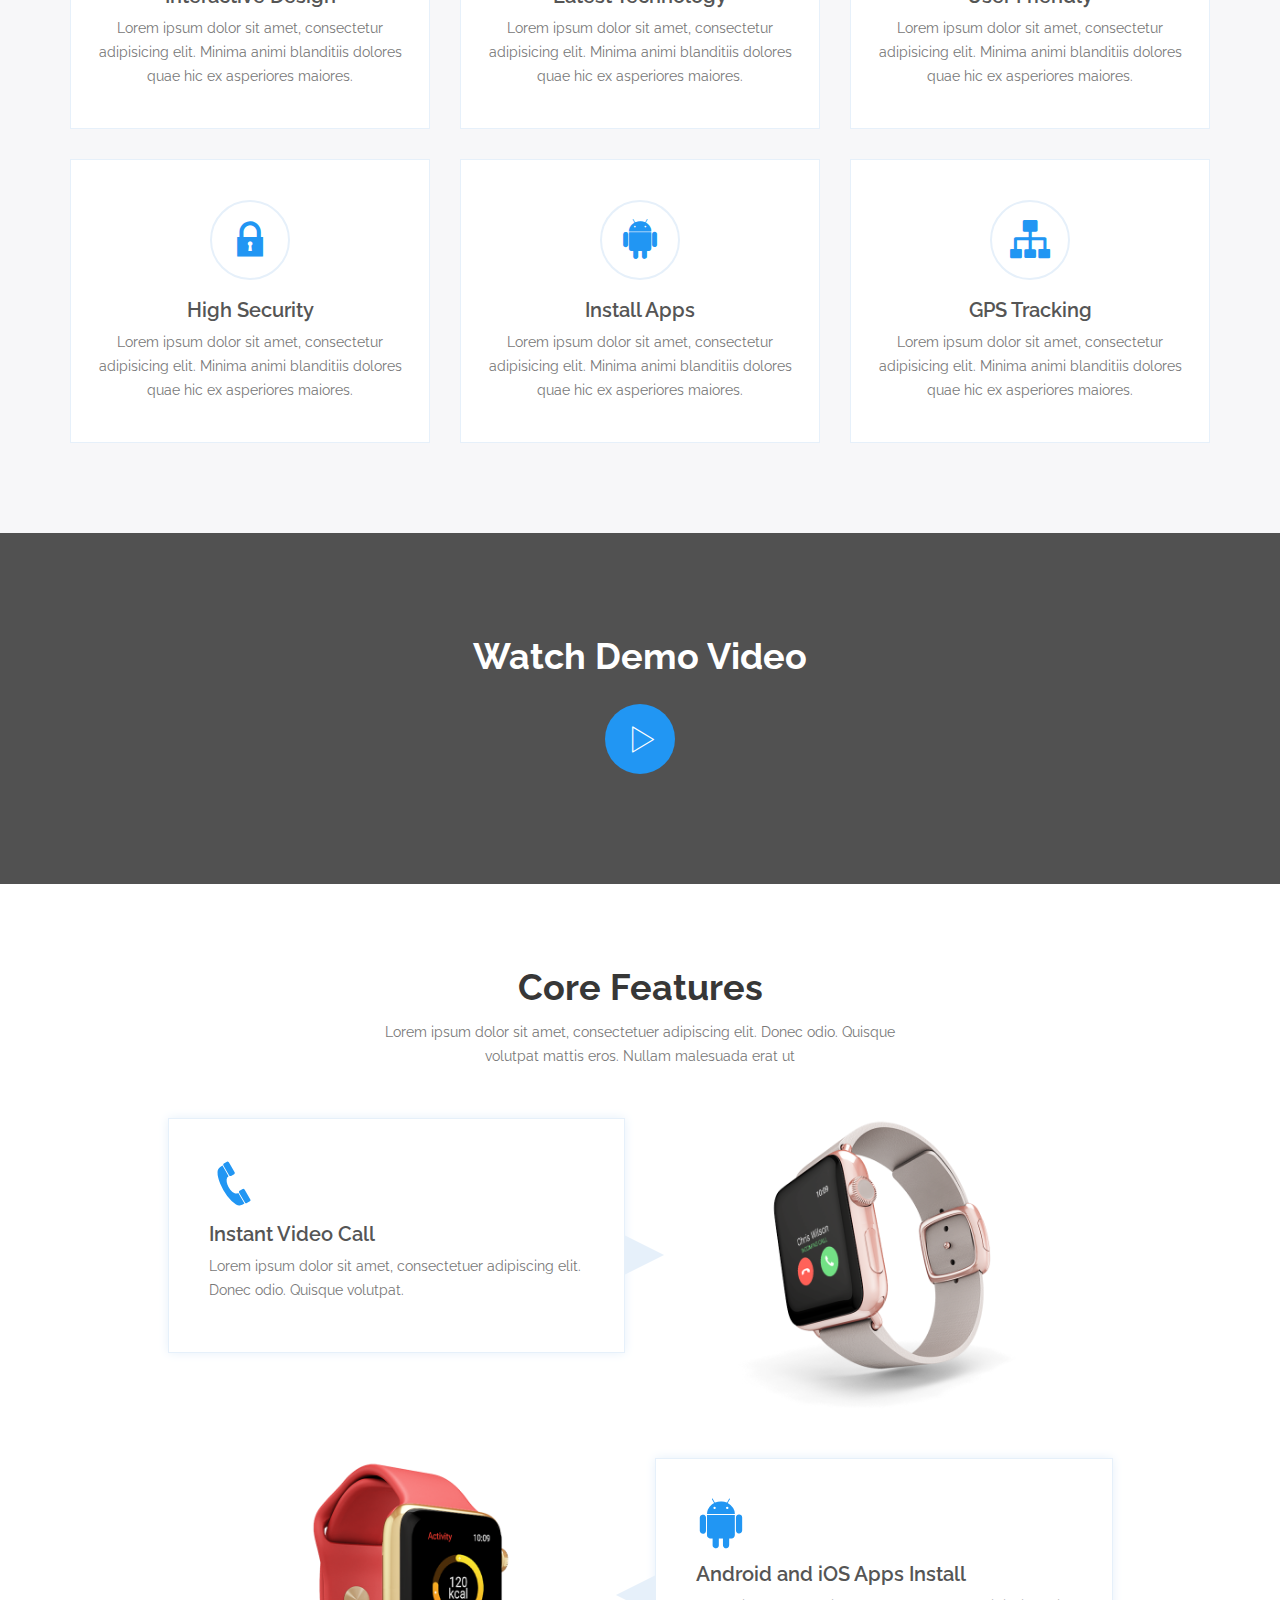
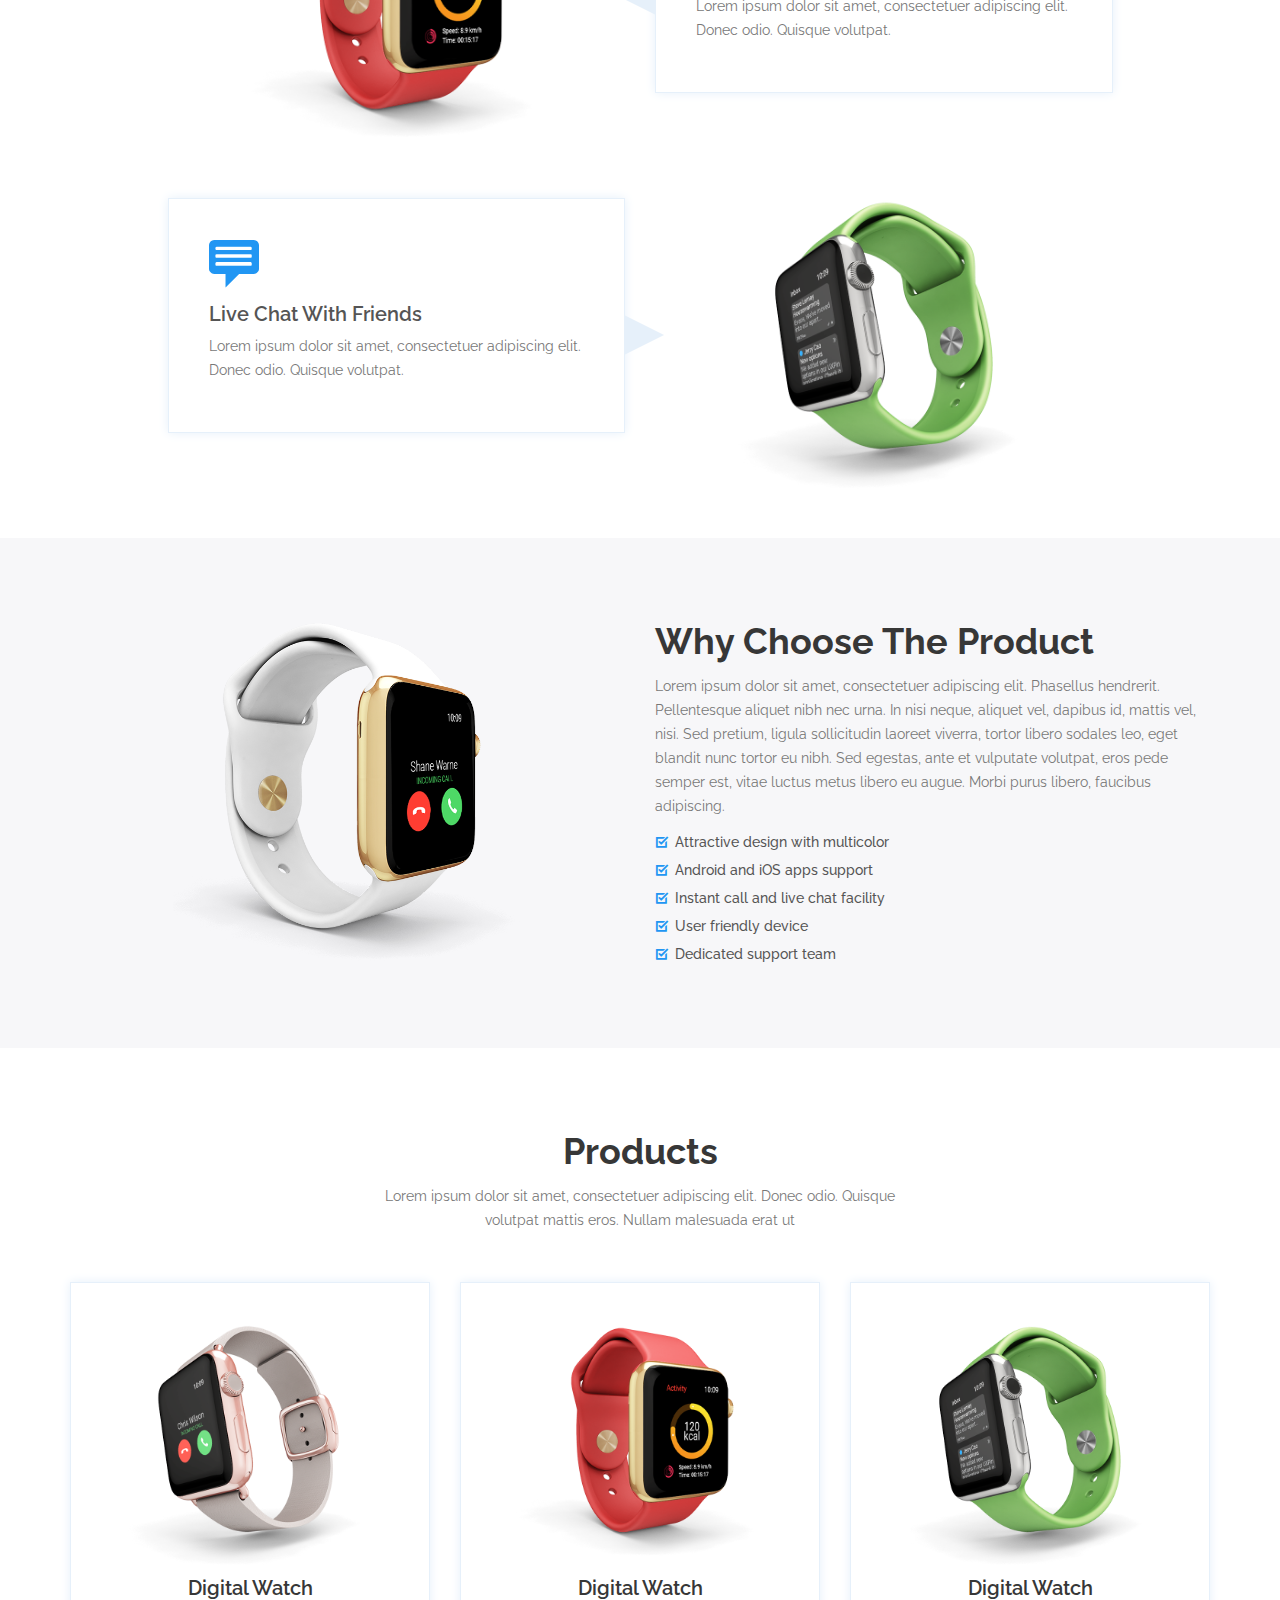
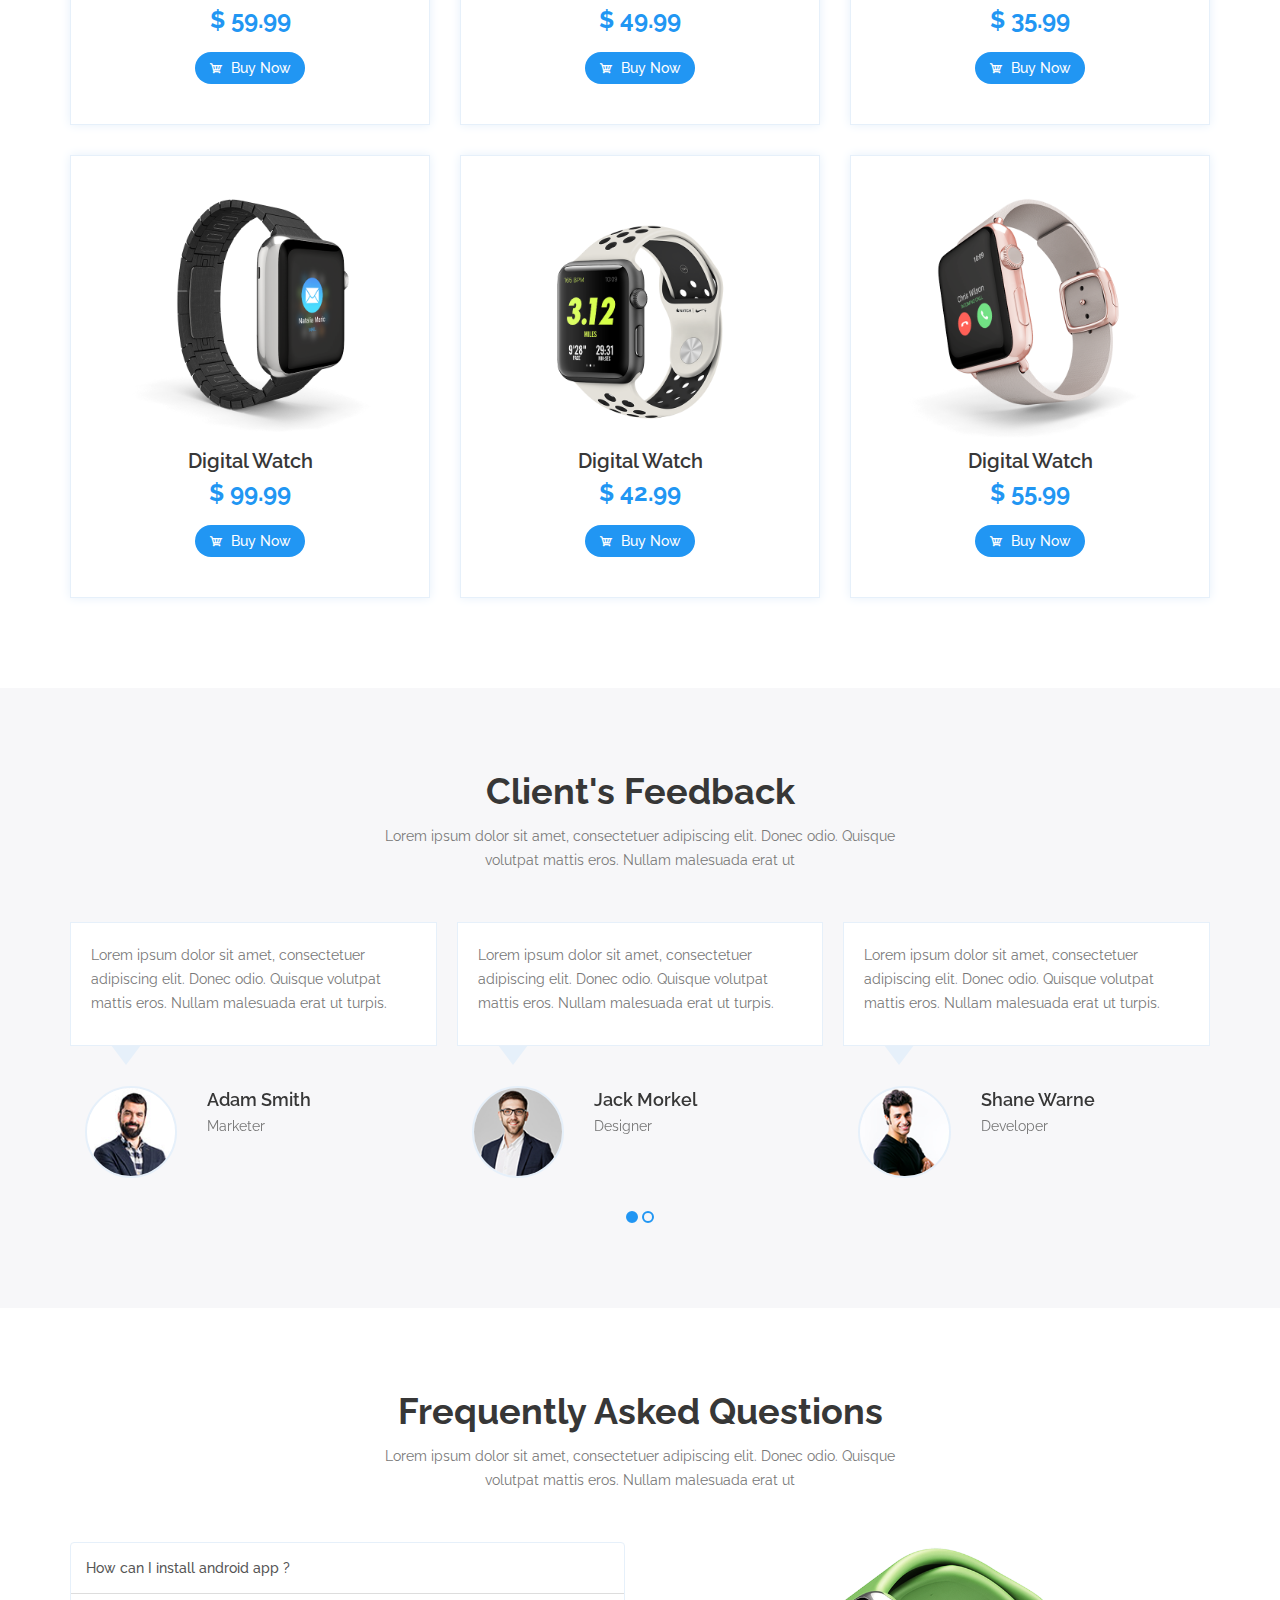
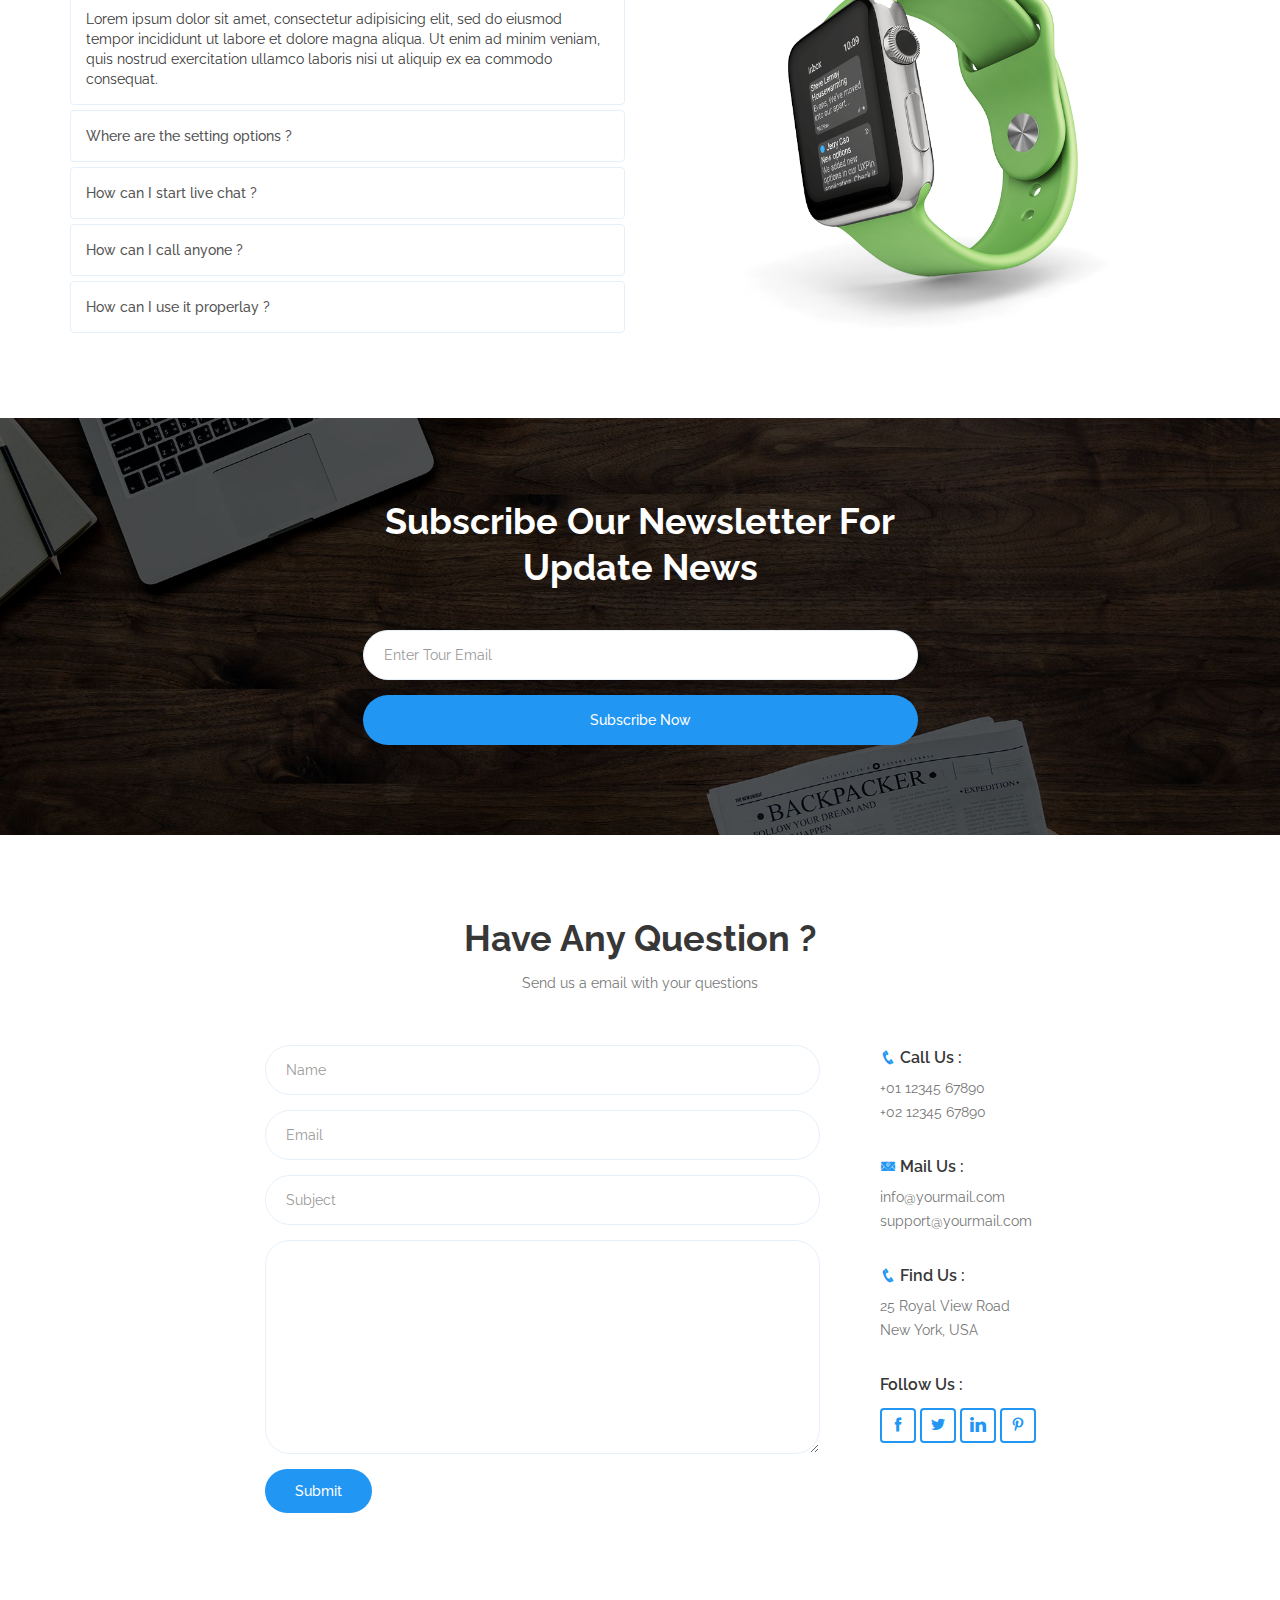
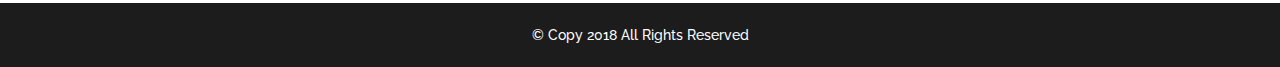
<file: Лендинг Артёма Петропавловского/index1.html>
<!DOCTYPE html>
<!--[if lt IE 7 ]><html class="ie ie6" lang="en"> <![endif]-->
<!--[if IE 7 ]><html class="ie ie7" lang="en"> <![endif]-->
<!--[if IE 8 ]><html class="ie ie8" lang="en"> <![endif]-->
<!--[if (gte IE 9)|!(IE)]><!-->
<html lang="zxx">
<!--<![endif]-->

<head>
    <meta charset="utf-8">
    <meta http-equiv="X-UA-Compatible" content="IE=edge">
    <meta name="viewport" content="width=device-width, maximum-scale=1, initial-scale=1, user-scalable=0">
    <meta name="keywords" content="">
    <meta name="description" content="">
    <title>Rupa - One Page Product Landing Page</title>
    <!--Favicon-->
    <link rel="shortcut icon" type="image/png" href="assets/images/favicon.png" />
    <!--Bootstrap CSS-->
    <link rel="stylesheet" type="text/css" href="assets/css/bootstrap.css">
    <!--Owl Carousel CSS-->
    <link rel="stylesheet" type="text/css" href="assets/css/owl.carousel.min.css">
    <!--Icofont CSS-->
    <link rel="stylesheet" type="text/css" href="assets/css/icofont.css">
    <!--Magnific PopUp CSS-->
    <link rel="stylesheet" type="text/css" href="assets/css/magnific-popup.css">
    <!--Bootsnav CSS-->
    <link rel="stylesheet" type="text/css" href="assets/css/bootsnav.css">
    <!--Main CSS-->
    <link rel="stylesheet" type="text/css" href="assets/css/style.css">
    <!--Responsive CSS-->
    <link rel="stylesheet" type="text/css" href="assets/css/responsive.css">

    <!--Modanizr JS-->
    <script src="assets/js/modernizr.custom.js"></script>
    <!--[if IE]>
    <script src="http://html5shiv.googlecode.com/svn/trunk/html5.js"></script>
    <![endif]-->
</head>

<body>
    <!--Start Preloader-->
    <div class="site-preloader">
        <div class="spinner">
            <div class="double-bounce1"></div>
            <div class="double-bounce2"></div>
        </div>
    </div>
    <!--End Preloader-->

    <!--Start Body Wrap-->
    <div id="body-wrap">
        <!--Start Header-->
        <header id="header">
            <nav class="navbar navbar-default bootsnav" data-spy="affix" data-offset-top="10">
                <!--Start Container-->
                <div class="container">
                    <!-- Start Atribute Navigation -->
                    <div class="attr-nav">
                        <a href="">Buy Now</a>
                    </div>
                    <!-- End Atribute Navigation -->

                    <!-- Start Header Navigation -->
                    <div class="navbar-header">
                        <button type="button" class="navbar-toggle" data-toggle="collapse" data-target="#navbar-menu">
                            <i class="icofont icofont-navigation-menu"></i>
                        </button>
                        <a class="navbar-brand" href="index.html"><img src="assets/images/logo.png" class="logo" alt=""></a>
                    </div>
                    <!-- End Header Navigation -->

                    <!-- Collect the nav links, forms, and other content for toggling -->
                    <div class="collapse navbar-collapse" id="navbar-menu">
                        <ul class="nav navbar-nav navbar-right" data-in="fadeIn" data-out="fadeOut">
                            <li class="active"><a href="#header">Home</a></li>
                            <li><a href="#about-area">About</a></li>
                            <li><a href="#features-area">Features</a></li>
                            <li><a href="#product-area">Product</a></li>
                            <li><a href="#testimonial-area">Testimonial</a></li>
                            <li><a href="#faq-area">FAQ</a></li>
                            <li><a href="#contact-area">Contact</a></li>
                        </ul>
                    </div>
                    <!-- /.navbar-collapse -->
                </div>
                <!--End Container-->
            </nav>
            <div class="clearfix"></div>
        </header>
        <!--End Header-->

        <!--Start Welcome Area-->
        <section id="welcome-area" class="bg-gray">
            <!--Start Container-->
            <div class="container">
                <!--Start Row-->
                <div class="row">
                    <!--Start Welcome Image-->
                    <div class="col-sm-6">
                        <div class="welcome-img">
                            <img src="assets/images/watch-1.png" class="img-responsive" alt="Image">
                        </div>
                    </div>
                    <!--End Welcome Image-->

                    <!--Start Welcome Content-->
                    <div class="col-sm-6">
                        <div class="wecome-content">
                            <h1>Landing Page For Online Product Marketing</h1>
                            <p>Lorem ipsum dolor sit amet, consectetuer adipiscing elit. Donec odio. Quisque volutpat mattis eros. Nullam malesuada erat ut turpis. Suspendisse urna nibh, viverra non, semper suscipit</p>
                            <a href="">Buy Now</a>
                        </div>
                    </div>
                    <!--End Welcome Content-->
                </div>
                <!--End Row-->
            </div>
            <!--End Container-->
        </section>
        <!--End Welcome Area-->

        <!--Start About Area-->
        <section id="about-area">
            <!--Start Container-->
            <div class="container">
                <!--Start Row-->
                <div class="row">
                    <!--Start About Content-->
                    <div class="col-sm-6">
                        <div class="about-content">
                            <h2>Best Digital Watch</h2>
                            <p>Lorem ipsum dolor sit amet, consectetuer adipiscing elit. Donec odio. Quisque volutpat mattis eros. Nullam malesuada erat ut turpis. Suspendisse urna nibh, viverra non, semper suscipit, posuere a, pede.</p>
                            <p>Donec nec justo eget felis facilisis fermentum. Aliquam porttitor mauris sit amet orci. Aenean dignissim pellentesque felis.Morbi in sem quis dui placerat ornare. Pellentesque odio nisi, euismod in, pharetra a, ultricies in, diam. Sed arcu. Cras consequat.</p>
                            <a href="">Read More</a>
                        </div>
                    </div>
                    <!--End About Content-->

                    <!--Start About Image-->
                    <div class="col-sm-6">
                        <div class="about-img">
                            <img src="assets/images/watch-2.png" class="img-responsive" alt="Image">
                        </div>
                    </div>
                    <!--End About Image-->
                </div>
                <!--End Row-->
            </div>
            <!--End Container-->
        </section>
        <!--End About Area-->

        <!--Start Features Area-->
        <section id="features-area" class="bg-gray">
            <!--Start Container-->
            <div class="container">
                <!--Start Heading Row-->
                <div class="row">
                    <div class="col-sm-6 col-sm-offset-3">
                        <div class="section-heading text-center">
                            <h2>Product Features</h2>
                            <p>Lorem ipsum dolor sit amet, consectetur adipisicing elit. Sit blanditiis ea, saepe exercitationem veniam sapiente nam.</p>
                        </div>
                    </div>
                </div>
                <!--End Heading Row-->

                <!--Start Features Row-->
                <div class="row">
                    <!--Start Feature Single-->
                    <div class="col-md-4 col-sm-6">
                        <div class="features-single text-center">
                            <i class="icofont icofont-dart"></i>
                            <h4>Interactive Design</h4>
                            <p>Lorem ipsum dolor sit amet, consectetur adipisicing elit. Minima animi blanditiis dolores quae hic ex asperiores maiores.</p>
                        </div>
                    </div>
                    <!--End Feature Single-->

                    <!--Start Feature Single-->
                    <div class="col-md-4 col-sm-6">
                        <div class="features-single text-center">
                            <i class="icofont icofont-idea"></i>
                            <h4>Latest Technology</h4>
                            <p>Lorem ipsum dolor sit amet, consectetur adipisicing elit. Minima animi blanditiis dolores quae hic ex asperiores maiores.</p>
                        </div>
                    </div>
                    <!--End Feature Single-->

                    <!--Start Feature Single-->
                    <div class="col-md-4 col-sm-6">
                        <div class="features-single text-center">
                            <i class="icofont icofont-business-man"></i>
                            <h4>User Friendly</h4>
                            <p>Lorem ipsum dolor sit amet, consectetur adipisicing elit. Minima animi blanditiis dolores quae hic ex asperiores maiores.</p>
                        </div>
                    </div>
                    <!--End Feature Single-->

                    <!--Start Feature Single-->
                    <div class="col-md-4 col-sm-6">
                        <div class="features-single text-center">
                            <i class="icofont icofont-lock"></i>
                            <h4>High Security</h4>
                            <p>Lorem ipsum dolor sit amet, consectetur adipisicing elit. Minima animi blanditiis dolores quae hic ex asperiores maiores.</p>
                        </div>
                    </div>
                    <!--End Feature Single-->

                    <!--Start Feature Single-->
                    <div class="col-md-4 col-sm-6">
                        <div class="features-single text-center">
                            <i class="icofont icofont-brand-android-robot"></i>
                            <h4>Install Apps</h4>
                            <p>Lorem ipsum dolor sit amet, consectetur adipisicing elit. Minima animi blanditiis dolores quae hic ex asperiores maiores.</p>
                        </div>
                    </div>
                    <!--End Feature Single-->

                    <!--Start Feature Single-->
                    <div class="col-md-4 col-sm-6">
                        <div class="features-single text-center">
                            <i class="icofont icofont-chart-flow-alt-1"></i>
                            <h4>GPS Tracking</h4>
                            <p>Lorem ipsum dolor sit amet, consectetur adipisicing elit. Minima animi blanditiis dolores quae hic ex asperiores maiores.</p>
                        </div>
                    </div>
                    <!--End Feature Single-->
                </div>
                <!--End Features Row-->
            </div>
            <!--End Container-->
        </section>
        <!--End Features Area-->

        <!--Start Video Area-->
        <section id="video-area" class="bg-cover">
            <div class="overlay"></div>
            <!--Start Container-->
            <div class="container">
                <!--Start Row-->
                <div class="row">
                    <!--Start Video Content-->
                    <div class="col-md-6 col-md-offset-3">
                        <div class="video-content text-center">
                            <h2>Watch Demo Video</h2>
                            <a class="popup-video" href="https://www.youtube.com/watch?v=Bv9dRKUYlzo"><i class="icofont icofont-play"></i></a>
                        </div>
                    </div>
                    <!--End Video Content-->
                </div>
                <!--End Row-->
            </div>
            <!--End Container-->
        </section>
        <!--End Video Area-->

        <!--Start Core Features Section-->
        <section id="core-features-area">
            <!--Start Container-->
            <div class="container">
                <!--Start Heading Row-->
                <div class="row">
                    <div class="col-sm-6 col-sm-offset-3">
                        <div class="section-heading text-center">
                            <h2>Core Features</h2>
                            <p>Lorem ipsum dolor sit amet, consectetuer adipiscing elit. Donec odio. Quisque volutpat mattis eros. Nullam malesuada erat ut</p>
                        </div>
                    </div>
                </div>
                <!--End Heading Row-->

                <!--Start Row-->
                <div class="row">
                    <div class="col-md-10 col-md-offset-1">
                        <!--Start Core Features Single-->
                        <div class="core-features-single">
                            <!--Start Row-->
                            <div class="row">
                                <!--Start Core Feature Content-->
                                <div class="col-sm-6">
                                    <div class="core-feature-content arrow-right">
                                        <i class="icofont icofont-phone"></i>
                                        <h4>Instant Video Call</h4>
                                        <p>Lorem ipsum dolor sit amet, consectetuer adipiscing elit. Donec odio. Quisque volutpat.</p>
                                    </div>
                                </div>
                                <!--End Core Feature Content-->

                                <!--Start Core Feature Image-->
                                <div class="col-sm-6">
                                    <div class="core-feature-img">
                                        <img src="assets/images/watch-3.png" class="img-responsive" alt="Image">
                                    </div>
                                </div>
                                <!--End Core Feature Image-->
                            </div>
                            <!--End Row-->
                        </div>
                        <!--End Core Features Single-->

                        <!--Start Core Features Single-->
                        <div class="core-features-single">
                            <!--Start Row-->
                            <div class="row">
                                <!--Start Core Feature Image-->
                                <div class="col-sm-6">
                                    <div class="core-feature-img">
                                        <img src="assets/images/watch-4.png" class="img-responsive" alt="Image">
                                    </div>
                                </div>
                                <!--End Core Feature Image-->

                                <!--Start Core Feature Content-->
                                <div class="col-sm-6">
                                    <div class="core-feature-content arrow-left">
                                        <i class="icofont icofont-brand-android-robot"></i>
                                        <h4>Android and iOS Apps Install</h4>
                                        <p>Lorem ipsum dolor sit amet, consectetuer adipiscing elit. Donec odio. Quisque volutpat.</p>
                                    </div>
                                </div>
                                <!--End Core Feature Content-->
                            </div>
                            <!--End Row-->
                        </div>
                        <!--End Core Features Single-->

                        <!--Start Core Features Single-->
                        <div class="core-features-single">
                            <!--Start Row-->
                            <div class="row">
                                <!--Start Core Feature Content-->
                                <div class="col-sm-6">
                                    <div class="core-feature-content arrow-right">
                                        <i class="icofont icofont-ui-text-chat"></i>
                                        <h4>Live Chat With Friends</h4>
                                        <p>Lorem ipsum dolor sit amet, consectetuer adipiscing elit. Donec odio. Quisque volutpat.</p>
                                    </div>
                                </div>
                                <!--End Core Feature Content-->

                                <!--Start Core Feature Image-->
                                <div class="col-sm-6">
                                    <div class="core-feature-img">
                                        <img src="assets/images/watch-5.png" class="img-responsive" alt="Image">
                                    </div>
                                </div>
                                <!--End Core Feature Image-->
                            </div>
                            <!--End Row-->
                        </div>
                        <!--End Core Features Single-->
                    </div>
                </div>
                <!--End Row-->
            </div>
            <!--End Container-->
        </section>
        <!--End Core Features Section-->

        <!--Start Why Choose Area-->
        <section id="why-choose-area" class="bg-gray">
            <!--Start Container-->
            <div class="container">
                <!--Start Row-->
                <div class="row">
                    <!--Start Why Choose Image-->
                    <div class="col-sm-6">
                        <div class="why-choose-image">
                            <img src="assets/images/watch-6.png" class="img-responsive" alt="Image">
                        </div>
                    </div>
                    <!--End Why Choose Image-->

                    <!--Start Why Choose Content-->
                    <div class="col-sm-6">
                        <div class="why-choose-content">
                            <h2>Why Choose The Product</h2>
                            <p>Lorem ipsum dolor sit amet, consectetuer adipiscing elit. Phasellus hendrerit. Pellentesque aliquet nibh nec urna. In nisi neque, aliquet vel, dapibus id, mattis vel, nisi. Sed pretium, ligula sollicitudin laoreet viverra, tortor libero sodales leo, eget blandit nunc tortor eu nibh. Sed egestas, ante et vulputate volutpat, eros pede semper est, vitae luctus metus libero eu augue. Morbi purus libero, faucibus adipiscing.</p>
                            <ul>
                                <li><i class="icofont icofont-checked"></i> Attractive design with multicolor</li>
                                <li><i class="icofont icofont-checked"></i> Android and iOS apps support</li>
                                <li><i class="icofont icofont-checked"></i> Instant call and live chat facility</li>
                                <li><i class="icofont icofont-checked"></i> User friendly device</li>
                                <li><i class="icofont icofont-checked"></i> Dedicated support team</li>
                            </ul>
                        </div>
                    </div>
                    <!--End Why Choose Content-->
                </div>
                <!--End Row-->
            </div>
            <!--End Container-->
        </section>
        <!--End Why Choose Area-->

        <!--Start Product Area-->
        <section id="product-area">
            <!--Start Container-->
            <div class="container">
                <!--Start Heading Row-->
                <div class="row">
                    <div class="col-sm-6 col-sm-offset-3">
                        <div class="section-heading text-center">
                            <h2>Products</h2>
                            <p>Lorem ipsum dolor sit amet, consectetuer adipiscing elit. Donec odio. Quisque volutpat mattis eros. Nullam malesuada erat ut</p>
                        </div>
                    </div>
                </div>
                <!--End Heading Row-->

                <!--Start Product Row-->
                <div class="row">
                    <!--Start Product Single-->
                    <div class="col-md-4 col-sm-6">
                        <div class="product-single text-center">
                            <img src="assets/images/watch-3.png" class="img-responsive" alt="Image">
                            <h4>Digital Watch</h4>
                            <h3><span>$</span> 59.99</h3>
                            <a href=""><i class="icofont icofont-cart"></i> Buy Now</a>
                        </div>
                    </div>
                    <!--End Product Single-->

                    <!--Start Product Single-->
                    <div class="col-md-4 col-sm-6">
                        <div class="product-single text-center">
                            <img src="assets/images/watch-4.png" class="img-responsive" alt="Image">
                            <h4>Digital Watch</h4>
                            <h3><span>$</span> 49.99</h3>
                            <a href=""><i class="icofont icofont-cart"></i> Buy Now</a>
                        </div>
                    </div>
                    <!--End Product Single-->

                    <!--Start Product Single-->
                    <div class="col-md-4 col-sm-6">
                        <div class="product-single text-center">
                            <img src="assets/images/watch-5.png" class="img-responsive" alt="Image">
                            <h4>Digital Watch</h4>
                            <h3><span>$</span> 35.99</h3>
                            <a href=""><i class="icofont icofont-cart"></i> Buy Now</a>
                        </div>
                    </div>
                    <!--End Product Single-->

                    <!--Start Product Single-->
                    <div class="col-md-4 col-sm-6">
                        <div class="product-single text-center">
                            <img src="assets/images/watch-8.png" class="img-responsive" alt="Image">
                            <h4>Digital Watch</h4>
                            <h3><span>$</span> 99.99</h3>
                            <a href=""><i class="icofont icofont-cart"></i> Buy Now</a>
                        </div>
                    </div>
                    <!--End Product Single-->

                    <!--Start Product Single-->
                    <div class="col-md-4 col-sm-6">
                        <div class="product-single text-center">
                            <img src="assets/images/watch-7.png" class="img-responsive" alt="Image">
                            <h4>Digital Watch</h4>
                            <h3><span>$</span> 42.99</h3>
                            <a href=""><i class="icofont icofont-cart"></i> Buy Now</a>
                        </div>
                    </div>
                    <!--End Product Single-->

                    <!--Start Product Single-->
                    <div class="col-md-4 col-sm-6">
                        <div class="product-single text-center">
                            <img src="assets/images/watch-3.png" class="img-responsive" alt="Image">
                            <h4>Digital Watch</h4>
                            <h3><span>$</span> 55.99</h3>
                            <a href=""><i class="icofont icofont-cart"></i> Buy Now</a>
                        </div>
                    </div>
                    <!--End Product Single-->
                </div>
                <!--End Product Row-->
            </div>
            <!--End Container-->
        </section>
        <!--End Product Area-->

        <!--Start Testimonial Area-->
        <section id="testimonial-area" class="bg-gray">
            <!--Start Container-->
            <div class="container">
                <!--Start Heading Row-->
                <div class="row">
                    <div class="col-sm-6 col-sm-offset-3">
                        <div class="section-heading text-center">
                            <h2>Client's Feedback</h2>
                            <p>Lorem ipsum dolor sit amet, consectetuer adipiscing elit. Donec odio. Quisque volutpat mattis eros. Nullam malesuada erat ut</p>
                        </div>
                    </div>
                </div>
                <!--End Heading Row-->

                <!--Start Testimonial Carousel-->
                <div class="testimonial-carousel owl-carousel">
                    <!--Start Testimonial Single-->
                    <div class="testimonial-single">
                        <div class="client-comment">
                            <p>Lorem ipsum dolor sit amet, consectetuer adipiscing elit. Donec odio. Quisque volutpat mattis eros. Nullam malesuada erat ut turpis.</p>
                        </div>
                        <div class="client-info row">
                            <div class="col-md-4">
                                <div class="client-img">
                                    <img src="assets/images/client-img-1.jpg" class="img-responsive" alt="Image">
                                </div>
                            </div>
                            <div class="col-md-8">
                                <div class="client-details">
                                    <h5>Adam Smith</h5>
                                    <p>Marketer</p>
                                </div>
                            </div>
                        </div>
                    </div>
                    <!--End Testimonial Single-->

                    <!--Start Testimonial Single-->
                    <div class="testimonial-single">
                        <div class="client-comment">
                            <p>Lorem ipsum dolor sit amet, consectetuer adipiscing elit. Donec odio. Quisque volutpat mattis eros. Nullam malesuada erat ut turpis.</p>
                        </div>
                        <div class="client-info row">
                            <div class="col-md-4">
                                <div class="client-img">
                                    <img src="assets/images/client-img-2.jpg" class="img-responsive" alt="Image">
                                </div>
                            </div>
                            <div class="col-md-8">
                                <div class="client-details">
                                    <h5>Jack Morkel</h5>
                                    <p>Designer</p>
                                </div>
                            </div>
                        </div>
                    </div>
                    <!--End Testimonial Single-->

                    <!--Start Testimonial Single-->
                    <div class="testimonial-single">
                        <div class="client-comment">
                            <p>Lorem ipsum dolor sit amet, consectetuer adipiscing elit. Donec odio. Quisque volutpat mattis eros. Nullam malesuada erat ut turpis.</p>
                        </div>
                        <div class="client-info row">
                            <div class="col-md-4">
                                <div class="client-img">
                                    <img src="assets/images/client-img-3.jpg" class="img-responsive" alt="Image">
                                </div>
                            </div>
                            <div class="col-md-8">
                                <div class="client-details">
                                    <h5>Shane Warne</h5>
                                    <p>Developer</p>
                                </div>
                            </div>
                        </div>
                    </div>
                    <!--End Testimonial Single-->

                    <!--Start Testimonial Single-->
                    <div class="testimonial-single">
                        <div class="client-comment">
                            <p>Lorem ipsum dolor sit amet, consectetuer adipiscing elit. Donec odio. Quisque volutpat mattis eros. Nullam malesuada erat ut turpis.</p>
                        </div>
                        <div class="client-info row">
                            <div class="col-md-4">
                                <div class="client-img">
                                    <img src="assets/images/client-img-4.jpg" class="img-responsive" alt="Image">
                                </div>
                            </div>
                            <div class="col-md-8">
                                <div class="client-details">
                                    <h5>Shane Kylel</h5>
                                    <p>Business Man</p>
                                </div>
                            </div>
                        </div>
                    </div>
                    <!--End Testimonial Single-->
                </div>
                <!--End Testimonial Carousel-->
            </div>
            <!--End Container-->
        </section>
        <!--End Testimonial Area-->

        <!--Start Faq Area-->
        <section id="faq-area">
            <!--Start Container-->
            <div class="container">
                <!--Start Heading Row-->
                <div class="row">
                    <div class="col-sm-6 col-sm-offset-3">
                        <div class="section-heading text-center">
                            <h2>Frequently Asked Questions</h2>
                            <p>Lorem ipsum dolor sit amet, consectetuer adipiscing elit. Donec odio. Quisque volutpat mattis eros. Nullam malesuada erat ut</p>
                        </div>
                    </div>
                </div>
                <!--End Heading Row-->

                <!--Start Faq Row-->
                <div class="row">
                    <!--Start Faq Accordian-->
                    <div class="col-sm-6">
                        <div class="panel-group" id="accordion">
                            <!--Start Accordian Single-->
                            <div class="panel panel-default">
                                <div class="panel-heading">
                                    <h4 class="panel-title">
                                        <a class="accordion-toggle" data-toggle="collapse" data-parent="#accordion" href="#collapse1">How can I install android app ? </a>
                                    </h4>
                                </div>
                                <div id="collapse1" class="panel-collapse collapse in">
                                    <div class="panel-body">Lorem ipsum dolor sit amet, consectetur adipisicing elit, sed do eiusmod tempor incididunt ut labore et dolore magna aliqua. Ut enim ad minim veniam, quis nostrud exercitation ullamco laboris nisi ut aliquip ex ea commodo consequat.</div>
                                </div>
                            </div>
                            <!--End Accordian Single-->

                            <!--Start Accordian Single-->
                            <div class="panel panel-default">
                                <div class="panel-heading">
                                    <h4 class="panel-title">
                                        <a class="accordion-toggle" data-toggle="collapse" data-parent="#accordion" href="#collapse2">Where are the setting options ? </a>
                                    </h4>
                                </div>
                                <div id="collapse2" class="panel-collapse collapse">
                                    <div class="panel-body">Lorem ipsum dolor sit amet, consectetur adipisicing elit, sed do eiusmod tempor incididunt ut labore et dolore magna aliqua. Ut enim ad minim veniam, quis nostrud exercitation ullamco laboris nisi ut aliquip ex ea commodo consequat.</div>
                                </div>
                            </div>
                            <!--End Accordian Single-->

                            <!--Start Accordian Single-->
                            <div class="panel panel-default">
                                <div class="panel-heading">
                                    <h4 class="panel-title">
                                        <a class="accordion-toggle" data-toggle="collapse" data-parent="#accordion" href="#collapse3">How can I start live chat ?</a>
                                    </h4>
                                </div>
                                <div id="collapse3" class="panel-collapse collapse">
                                    <div class="panel-body">Lorem ipsum dolor sit amet, consectetur adipisicing elit, sed do eiusmod tempor incididunt ut labore et dolore magna aliqua. Ut enim ad minim veniam, quis nostrud exercitation ullamco laboris nisi ut aliquip ex ea commodo consequat.</div>
                                </div>
                            </div>
                            <!--End Accordian Single-->

                            <!--Start Accordian Single-->
                            <div class="panel panel-default">
                                <div class="panel-heading">
                                    <h4 class="panel-title">
                                        <a class="accordion-toggle" data-toggle="collapse" data-parent="#accordion" href="#collapse4">How can I call anyone ?</a>
                                    </h4>
                                </div>
                                <div id="collapse4" class="panel-collapse collapse">
                                    <div class="panel-body">Lorem ipsum dolor sit amet, consectetur adipisicing elit, sed do eiusmod tempor incididunt ut labore et dolore magna aliqua. Ut enim ad minim veniam, quis nostrud exercitation ullamco laboris nisi ut aliquip ex ea commodo consequat.</div>
                                </div>
                            </div>
                            <!--End Accordian Single-->

                            <!--Start Accordian Single-->
                            <div class="panel panel-default">
                                <div class="panel-heading">
                                    <h4 class="panel-title">
                                        <a class="accordion-toggle" data-toggle="collapse" data-parent="#accordion" href="#collapse5">How can I use it properlay ?</a>
                                    </h4>
                                </div>
                                <div id="collapse5" class="panel-collapse collapse">
                                    <div class="panel-body">Lorem ipsum dolor sit amet, consectetur adipisicing elit, sed do eiusmod tempor incididunt ut labore et dolore magna aliqua. Ut enim ad minim veniam, quis nostrud exercitation ullamco laboris nisi ut aliquip ex ea commodo consequat.</div>
                                </div>
                            </div>
                            <!--End Accordian Single-->
                        </div>
                    </div>
                    <!--End Faq Accordian-->

                    <!--Start Faq Image-->
                    <div class="col-sm-6">
                        <div class="faq-img">
                            <img src="assets/images/watch-5.png" class="img-responsive" alt="Image">
                        </div>
                    </div>
                    <!--End Faq Image-->
                </div>
                <!--End Faq Row-->
            </div>
            <!--End Container-->
        </section>
        <!--End Faq Area-->

        <!--Start Newsletter Area-->
        <section id="newsletter-area" class="bg-cover">
            <div class="overlay"></div>
            <!--Start Container-->
            <div class="container">
                <!--Start Row-->
                <div class="row">
                    <div class="col-md-6 col-md-offset-3 col-sm-8 col-sm-offset-2">
                        <div class="newsletter-content text-center">
                            <h2>Subscribe Our Newsletter For Update News</h2>
                            <form action="#" method="post">
                                <input type="text" class="form-control" placeholder="Enter Tour Email">
                                <button type="submit">Subscribe Now</button>
                            </form>
                        </div>
                    </div>
                </div>
                <!--End Row-->
            </div>
            <!--End Container-->
        </section>
        <!--End Newsletter Area-->

        <!--Start Contact Area-->
        <section id="contact-area">
            <!--Start Container-->
            <div class="container">
                <!--Start Heading Row-->
                <div class="row">
                    <div class="col-md-6 col-md-offset-3">
                        <div class="section-heading text-center">
                            <h2>Have Any Question ?</h2>
                            <p>Send us a email with your questions</p>
                        </div>
                    </div>
                </div>
                <!--End Heading Row-->

                <!--Start Contact Row-->
                <div class="row">
                    <!--Start Contact Form-->
                    <div class="col-md-6 col-md-offset-2 col-sm-8">
                        <div class="contact-form">
                            <form action="#" method="post">
                                <div class="form-group">
                                    <input type="text" class="form-control" placeholder="Name">
                                </div>
                                <div class="form-group">
                                    <input type="email" class="form-control" placeholder="Email">
                                </div>
                                <div class="form-group">
                                    <input type="text" class="form-control" placeholder="Subject">
                                </div>
                                <div class="form-group">
                                    <textarea class="form-control" cols="30" rows="10"></textarea>
                                </div>
                                <button type="submit">Submit</button>
                            </form>
                        </div>
                    </div>
                    <!--End Contact Form-->

                    <!--Start Contact Info-->
                    <div class="col-md-3 col-sm-4">
                        <div class="contact-info">
                            <!--Start Contact Info Single-->
                            <div class="contact-info-single">
                                <h6><i class="icofont icofont-phone"></i> Call Us :</h6>
                                <p>+01 12345 67890 <br> +02 12345 67890</p>
                            </div>
                            <!--End Contact Info Single-->

                            <!--Start Contact Info Single-->
                            <div class="contact-info-single">
                                <h6><i class="icofont icofont-email"></i> Mail Us :</h6>
                                <p>info@yourmail.com <br> support@yourmail.com</p>
                            </div>
                            <!--End Contact Info Single-->

                            <!--Start Contact Info Single-->
                            <div class="contact-info-single">
                                <h6><i class="icofont icofont-phone"></i> Find Us :</h6>
                                <p>25 Royal View Road <br> New York, USA</p>
                            </div>
                            <!--End Contact Info Single-->

                            <!--Start Contact Social-->
                            <div class="contact-social">
                                <h6>Follow Us :</h6>
                                <ul>
                                    <li><a href=""><i class="icofont icofont-social-facebook"></i></a></li>
                                    <li><a href=""><i class="icofont icofont-social-twitter"></i></a></li>
                                    <li><a href=""><i class="icofont icofont-brand-linkedin"></i></a></li>
                                    <li><a href=""><i class="icofont icofont-social-pinterest"></i></a></li>
                                </ul>
                            </div>
                            <!--End Contact Social-->
                        </div>
                    </div>
                    <!--End Contact Info-->
                </div>
                <!--End Contact Row-->
            </div>
            <!--End Container-->
        </section>
        <!--End Contact Area-->

        <!--Start Footer-->
        <footer id="footer" class="bg-gray">
            <div class="container">
                <p class="text-center">&copy; Copy 2018 All Rights Reserved</p>
            </div>
        </footer>
        <!--End Footer-->
    </div>
    <!--End Body Wrap-->

    <!--jQuery JS-->
    <script src="assets/js/jquery.min.js"></script>
    <!--Bootstrap JS-->
    <script src="assets/js/bootstrap.min.js"></script>
    <!--Owl Carousel JS-->
    <script src="assets/js/owl.carousel.min.js"></script>
    <!--Magnific PopoUp JS-->
    <script src="assets/js/magnific-popup.min.js"></script>
    <!--Bootsnav JS-->
    <script src="assets/js/bootsnav.js"></script>
    <!--Main JS-->
    <script src="assets/js/custom.js"></script>

</body>

</html>
</file>
<file: Лендинг Артёма Петропавловского/assets/css/icofont.css>
/**
 * @package IcoFont by ThemeHunt - https://themehunt.com
 * @version 1.0.0 Beta
 * @author IcoFont http://icofont.com
 * @copyright Copyright (c) 2017 IcoFont
 * @license - http://icofont.com/license/
*/

@font-face {
    font-family: 'icofont';
    src: url('../fonts/icofont.eot?v=1.0.0-beta');
    src: url('../fonts/icofont.eot?v=1.0.0-beta#iefix') format('embedded-opentype'),
    url('../fonts/icofont.ttf?v=1.0.0-beta') format('truetype'),
    url('../fonts/icofont.woff?v=1.0.0-beta') format('woff'),
    url('../fonts/icofont.svg?v=1.0.0-beta#icofont') format('svg');
    font-weight: normal;
    font-style: normal;
}

.icofont {
    font-family: 'IcoFont' !important;
    speak: none;
    font-style: normal;
    font-weight: normal;
    font-variant: normal;
    text-transform: none;
    line-height: 1;

    /* Better Font Rendering =========== */
    -webkit-font-smoothing: antialiased;
    -moz-osx-font-smoothing: grayscale;
}

.icofont-angry-monster:before {
	content: "\e901";
}
.icofont-bathtub:before {
	content: "\e902";
}
.icofont-bird-wings:before {
	content: "\e903";
}
.icofont-bow:before {
	content: "\e904";
}
.icofont-brain-alt:before {
	content: "\e905";
}
.icofont-butterfly-alt:before {
	content: "\e906";
}
.icofont-castle:before {
	content: "\e907";
}
.icofont-circuit:before {
	content: "\e908";
}
.icofont-dart:before {
	content: "\e909";
}
.icofont-dice-alt:before {
	content: "\e90a";
}
.icofont-disability-race:before {
	content: "\e90b";
}
.icofont-diving-goggle:before {
	content: "\e90c";
}
.icofont-fire-alt:before {
	content: "\e90d";
}
.icofont-flame-torch:before {
	content: "\e90e";
}
.icofont-flora-flower:before {
	content: "\e90f";
}
.icofont-flora:before {
	content: "\e910";
}
.icofont-gift-box:before {
	content: "\e911";
}
.icofont-halloween-pumpkin:before {
	content: "\e912";
}
.icofont-hand-power:before {
	content: "\e913";
}
.icofont-hand-thunder:before {
	content: "\e914";
}
.icofont-king-crown:before {
	content: "\e915";
}
.icofont-king-monster:before {
	content: "\e916";
}
.icofont-love:before {
	content: "\e917";
}
.icofont-magician-hat:before {
	content: "\e918";
}
.icofont-native-american:before {
	content: "\e919";
}
.icofont-open-eye:before {
	content: "\e91a";
}
.icofont-owl-look:before {
	content: "\e91b";
}
.icofont-phoenix:before {
	content: "\e91c";
}
.icofont-queen-crown:before {
	content: "\e91d";
}
.icofont-robot-face:before {
	content: "\e91e";
}
.icofont-sand-clock:before {
	content: "\e91f";
}
.icofont-shield-alt:before {
	content: "\e920";
}
.icofont-ship-wheel:before {
	content: "\e921";
}
.icofont-skull-danger:before {
	content: "\e922";
}
.icofont-skull-face:before {
	content: "\e923";
}
.icofont-snail:before {
	content: "\e924";
}
.icofont-snow-alt:before {
	content: "\e925";
}
.icofont-snow-flake:before {
	content: "\e926";
}
.icofont-snowmobile:before {
	content: "\e927";
}
.icofont-space-shuttle:before {
	content: "\e928";
}
.icofont-star-shape:before {
	content: "\e929";
}
.icofont-swirl:before {
	content: "\e92a";
}
.icofont-tattoo-wing:before {
	content: "\e92b";
}
.icofont-throne:before {
	content: "\e92c";
}
.icofont-touch:before {
	content: "\e92d";
}
.icofont-tree-alt:before {
	content: "\e92e";
}
.icofont-triangle:before {
	content: "\e92f";
}
.icofont-unity-hand:before {
	content: "\e930";
}
.icofont-weed:before {
	content: "\e931";
}
.icofont-woman-bird:before {
	content: "\e932";
}
.icofont-animal-bat:before {
	content: "\e933";
}
.icofont-animal-bear-tracks:before {
	content: "\e934";
}
.icofont-animal-bear:before {
	content: "\e935";
}
.icofont-animal-bird-alt:before {
	content: "\e936";
}
.icofont-animal-bird:before {
	content: "\e937";
}
.icofont-animal-bone:before {
	content: "\e938";
}
.icofont-animal-bull:before {
	content: "\e939";
}
.icofont-animal-camel-alt:before {
	content: "\e93a";
}
.icofont-animal-camel-head:before {
	content: "\e93b";
}
.icofont-animal-camel:before {
	content: "\e93c";
}
.icofont-animal-cat-alt-1:before {
	content: "\e93d";
}
.icofont-animal-cat-alt-2:before {
	content: "\e93e";
}
.icofont-animal-cat-alt-3:before {
	content: "\e93f";
}
.icofont-animal-cat-alt-4:before {
	content: "\e940";
}
.icofont-animal-cat-with-dog:before {
	content: "\e941";
}
.icofont-animal-cat:before {
	content: "\e942";
}
.icofont-animal-cow-head:before {
	content: "\e943";
}
.icofont-animal-cow:before {
	content: "\e944";
}
.icofont-animal-crab:before {
	content: "\e945";
}
.icofont-animal-crocodile:before {
	content: "\e946";
}
.icofont-animal-deer-head:before {
	content: "\e947";
}
.icofont-animal-dog-alt:before {
	content: "\e948";
}
.icofont-animal-dog-barking:before {
	content: "\e949";
}
.icofont-animal-dog:before {
	content: "\e94a";
}
.icofont-animal-dolphin:before {
	content: "\e94b";
}
.icofont-animal-duck-tracks:before {
	content: "\e94c";
}
.icofont-animal-eagle-head:before {
	content: "\e94d";
}
.icofont-animal-eaten-fish:before {
	content: "\e94e";
}
.icofont-animal-elephant-alt:before {
	content: "\e94f";
}
.icofont-animal-elephant-head-alt:before {
	content: "\e950";
}
.icofont-animal-elephant-head:before {
	content: "\e951";
}
.icofont-animal-elephant:before {
	content: "\e952";
}
.icofont-animal-elk:before {
	content: "\e953";
}
.icofont-animal-fish-alt-1:before {
	content: "\e954";
}
.icofont-animal-fish-alt-2:before {
	content: "\e955";
}
.icofont-animal-fish-alt-3:before {
	content: "\e956";
}
.icofont-animal-fish-alt-4:before {
	content: "\e957";
}
.icofont-animal-fish:before {
	content: "\e958";
}
.icofont-animal-fox-alt:before {
	content: "\e959";
}
.icofont-animal-fox:before {
	content: "\e95a";
}
.icofont-animal-frog-tracks:before {
	content: "\e95b";
}
.icofont-animal-frog:before {
	content: "\e95c";
}
.icofont-animal-froggy:before {
	content: "\e95d";
}
.icofont-animal-giraffe-alt:before {
	content: "\e95e";
}
.icofont-animal-giraffe:before {
	content: "\e95f";
}
.icofont-animal-goat-head-alt-1:before {
	content: "\e960";
}
.icofont-animal-goat-head-alt-2:before {
	content: "\e961";
}
.icofont-animal-goat-head:before {
	content: "\e962";
}
.icofont-animal-gorilla:before {
	content: "\e963";
}
.icofont-animal-hen-tracks:before {
	content: "\e964";
}
.icofont-animal-horse-head-alt-1:before {
	content: "\e965";
}
.icofont-animal-horse-head-alt-2:before {
	content: "\e966";
}
.icofont-animal-horse-head:before {
	content: "\e967";
}
.icofont-animal-horse-tracks:before {
	content: "\e968";
}
.icofont-animal-jellyfish:before {
	content: "\e969";
}
.icofont-animal-kangaroo:before {
	content: "\e96a";
}
.icofont-animal-lemur:before {
	content: "\e96b";
}
.icofont-animal-lion-alt:before {
	content: "\e96c";
}
.icofont-animal-lion-head-alt:before {
	content: "\e96d";
}
.icofont-animal-lion-head:before {
	content: "\e96e";
}
.icofont-animal-lion:before {
	content: "\e96f";
}
.icofont-animal-monkey-alt-1:before {
	content: "\e970";
}
.icofont-animal-monkey-alt-2:before {
	content: "\e971";
}
.icofont-animal-monkey-alt-3:before {
	content: "\e972";
}
.icofont-animal-monkey:before {
	content: "\e973";
}
.icofont-animal-octopus-alt:before {
	content: "\e974";
}
.icofont-animal-octopus:before {
	content: "\e975";
}
.icofont-animal-owl:before {
	content: "\e976";
}
.icofont-animal-panda-alt:before {
	content: "\e977";
}
.icofont-animal-panda:before {
	content: "\e978";
}
.icofont-animal-panther:before {
	content: "\e979";
}
.icofont-animal-parrot-lip:before {
	content: "\e97a";
}
.icofont-animal-parrot:before {
	content: "\e97b";
}
.icofont-animal-paw:before {
	content: "\e97c";
}
.icofont-animal-pelican:before {
	content: "\e97d";
}
.icofont-animal-penguin:before {
	content: "\e97e";
}
.icofont-animal-pig-alt:before {
	content: "\e97f";
}
.icofont-animal-pig:before {
	content: "\e980";
}
.icofont-animal-pigeon-alt:before {
	content: "\e981";
}
.icofont-animal-pigeon:before {
	content: "\e982";
}
.icofont-animal-pigeons:before {
	content: "\e983";
}
.icofont-animal-rabbit-running:before {
	content: "\e984";
}
.icofont-animal-rat-alt:before {
	content: "\e985";
}
.icofont-animal-rhino-head:before {
	content: "\e986";
}
.icofont-animal-rhino:before {
	content: "\e987";
}
.icofont-animal-rooster:before {
	content: "\e988";
}
.icofont-animal-seahorse:before {
	content: "\e989";
}
.icofont-animal-seal:before {
	content: "\e98a";
}
.icofont-animal-shrimp:before {
	content: "\e98b";
}
.icofont-animal-snail-alt-1:before {
	content: "\e98c";
}
.icofont-animal-snail-alt-2:before {
	content: "\e98d";
}
.icofont-animal-snail:before {
	content: "\e98e";
}
.icofont-animal-snake:before {
	content: "\e98f";
}
.icofont-animal-squid:before {
	content: "\e990";
}
.icofont-animal-squirrel:before {
	content: "\e991";
}
.icofont-animal-tiger-alt:before {
	content: "\e992";
}
.icofont-animal-tiger:before {
	content: "\e993";
}
.icofont-animal-turtle:before {
	content: "\e994";
}
.icofont-animal-whale:before {
	content: "\e995";
}
.icofont-animal-woodpecker:before {
	content: "\e996";
}
.icofont-animal-zebra:before {
	content: "\e997";
}
.icofont-brand-acer:before {
	content: "\e998";
}
.icofont-brand-adidas:before {
	content: "\e999";
}
.icofont-brand-adobe:before {
	content: "\e99a";
}
.icofont-brand-air-new-zealand:before {
	content: "\e99b";
}
.icofont-brand-airbnb:before {
	content: "\e99c";
}
.icofont-brand-aircell:before {
	content: "\e99d";
}
.icofont-brand-airtel:before {
	content: "\e99e";
}
.icofont-brand-alcatel:before {
	content: "\e99f";
}
.icofont-brand-alibaba:before {
	content: "\e9a0";
}
.icofont-brand-aliexpress:before {
	content: "\e9a1";
}
.icofont-brand-alipay:before {
	content: "\e9a2";
}
.icofont-brand-amazon:before {
	content: "\e9a3";
}
.icofont-brand-amd:before {
	content: "\e9a4";
}
.icofont-brand-american-airlines:before {
	content: "\e9a5";
}
.icofont-brand-android-robot:before {
	content: "\e9a6";
}
.icofont-brand-android:before {
	content: "\e9a7";
}
.icofont-brand-aol:before {
	content: "\e9a8";
}
.icofont-brand-apple:before {
	content: "\e9a9";
}
.icofont-brand-appstore:before {
	content: "\e9aa";
}
.icofont-brand-asus:before {
	content: "\e9ab";
}
.icofont-brand-ati:before {
	content: "\e9ac";
}
.icofont-brand-att:before {
	content: "\e9ad";
}
.icofont-brand-audi:before {
	content: "\e9ae";
}
.icofont-brand-axiata:before {
	content: "\e9af";
}
.icofont-brand-bada:before {
	content: "\e9b0";
}
.icofont-brand-bbc:before {
	content: "\e9b1";
}
.icofont-brand-bing:before {
	content: "\e9b2";
}
.icofont-brand-blackberry:before {
	content: "\e9b3";
}
.icofont-brand-bmw:before {
	content: "\e9b4";
}
.icofont-brand-box:before {
	content: "\e9b5";
}
.icofont-brand-burger-king:before {
	content: "\e9b6";
}
.icofont-brand-business-insider:before {
	content: "\e9b7";
}
.icofont-brand-buzzfeed:before {
	content: "\e9b8";
}
.icofont-brand-cannon:before {
	content: "\e9b9";
}
.icofont-brand-casio:before {
	content: "\e9ba";
}
.icofont-brand-china-mobile:before {
	content: "\e9bb";
}
.icofont-brand-china-telecom:before {
	content: "\e9bc";
}
.icofont-brand-china-unicom:before {
	content: "\e9bd";
}
.icofont-brand-cisco:before {
	content: "\e9be";
}
.icofont-brand-citibank:before {
	content: "\e9bf";
}
.icofont-brand-cnet:before {
	content: "\e9c0";
}
.icofont-brand-cnn:before {
	content: "\e9c1";
}
.icofont-brand-cocal-cola:before {
	content: "\e9c2";
}
.icofont-brand-compaq:before {
	content: "\e9c3";
}
.icofont-brand-copy:before {
	content: "\e9c4";
}
.icofont-brand-debian:before {
	content: "\e9c5";
}
.icofont-brand-delicious:before {
	content: "\e9c6";
}
.icofont-brand-dell:before {
	content: "\e9c7";
}
.icofont-brand-designbump:before {
	content: "\e9c8";
}
.icofont-brand-designfloat:before {
	content: "\e9c9";
}
.icofont-brand-disney:before {
	content: "\e9ca";
}
.icofont-brand-dodge:before {
	content: "\e9cb";
}
.icofont-brand-dove:before {
	content: "\e9cc";
}
.icofont-brand-ebay:before {
	content: "\e9cd";
}
.icofont-brand-eleven:before {
	content: "\e9ce";
}
.icofont-brand-emirates:before {
	content: "\e9cf";
}
.icofont-brand-espn:before {
	content: "\e9d0";
}
.icofont-brand-etihad-airways:before {
	content: "\e9d1";
}
.icofont-brand-etisalat:before {
	content: "\e9d2";
}
.icofont-brand-etsy:before {
	content: "\e9d3";
}
.icofont-brand-facebook:before {
	content: "\e9d4";
}
.icofont-brand-fastrack:before {
	content: "\e9d5";
}
.icofont-brand-fedex:before {
	content: "\e9d6";
}
.icofont-brand-ferrari:before {
	content: "\e9d7";
}
.icofont-brand-fitbit:before {
	content: "\e9d8";
}
.icofont-brand-flikr:before {
	content: "\e9d9";
}
.icofont-brand-forbes:before {
	content: "\e9da";
}
.icofont-brand-foursquare:before {
	content: "\e9db";
}
.icofont-brand-fox:before {
	content: "\e9dc";
}
.icofont-brand-foxconn:before {
	content: "\e9dd";
}
.icofont-brand-fujitsu:before {
	content: "\e9de";
}
.icofont-brand-general-electric:before {
	content: "\e9df";
}
.icofont-brand-gillette:before {
	content: "\e9e0";
}
.icofont-brand-gizmodo:before {
	content: "\e9e1";
}
.icofont-brand-gnome:before {
	content: "\e9e2";
}
.icofont-brand-google:before {
	content: "\e9e3";
}
.icofont-brand-gopro:before {
	content: "\e9e4";
}
.icofont-brand-gucci:before {
	content: "\e9e5";
}
.icofont-brand-hallmark:before {
	content: "\e9e6";
}
.icofont-brand-hi5:before {
	content: "\e9e7";
}
.icofont-brand-honda:before {
	content: "\e9e8";
}
.icofont-brand-hp:before {
	content: "\e9e9";
}
.icofont-brand-hsbc:before {
	content: "\e9ea";
}
.icofont-brand-htc:before {
	content: "\e9eb";
}
.icofont-brand-huawei:before {
	content: "\e9ec";
}
.icofont-brand-hulu:before {
	content: "\e9ed";
}
.icofont-brand-hyundai:before {
	content: "\e9ee";
}
.icofont-brand-ibm:before {
	content: "\e9ef";
}
.icofont-brand-icofont:before {
	content: "\e9f0";
}
.icofont-brand-icq:before {
	content: "\e9f1";
}
.icofont-brand-ikea:before {
	content: "\e9f2";
}
.icofont-brand-imdb:before {
	content: "\e9f3";
}
.icofont-brand-indiegogo:before {
	content: "\e9f4";
}
.icofont-brand-intel:before {
	content: "\e9f5";
}
.icofont-brand-ipair:before {
	content: "\e9f6";
}
.icofont-brand-jaguar:before {
	content: "\e9f7";
}
.icofont-brand-java:before {
	content: "\e9f8";
}
.icofont-brand-joomshaper:before {
	content: "\e9f9";
}
.icofont-brand-kickstarter:before {
	content: "\e9fa";
}
.icofont-brand-kik:before {
	content: "\e9fb";
}
.icofont-brand-lastfm:before {
	content: "\e9fc";
}
.icofont-brand-lego:before {
	content: "\e9fd";
}
.icofont-brand-lenovo:before {
	content: "\e9fe";
}
.icofont-brand-levis:before {
	content: "\e9ff";
}
.icofont-brand-lexus:before {
	content: "\ea00";
}
.icofont-brand-lg:before {
	content: "\ea01";
}
.icofont-brand-life-hacker:before {
	content: "\ea02";
}
.icofont-brand-line-messenger:before {
	content: "\ea03";
}
.icofont-brand-linkedin:before {
	content: "\ea04";
}
.icofont-brand-linux-mint:before {
	content: "\ea05";
}
.icofont-brand-linux:before {
	content: "\ea06";
}
.icofont-brand-lionix:before {
	content: "\ea07";
}
.icofont-brand-live-messenger:before {
	content: "\ea08";
}
.icofont-brand-loreal:before {
	content: "\ea09";
}
.icofont-brand-louis-vuitton:before {
	content: "\ea0a";
}
.icofont-brand-mac-os:before {
	content: "\ea0b";
}
.icofont-brand-marvel-app:before {
	content: "\ea0c";
}
.icofont-brand-mashable:before {
	content: "\ea0d";
}
.icofont-brand-mazda:before {
	content: "\ea0e";
}
.icofont-brand-mcdonals:before {
	content: "\ea0f";
}
.icofont-brand-mercedes:before {
	content: "\ea10";
}
.icofont-brand-micromax:before {
	content: "\ea11";
}
.icofont-brand-microsoft:before {
	content: "\ea12";
}
.icofont-brand-mobileme:before {
	content: "\ea13";
}
.icofont-brand-mobily:before {
	content: "\ea14";
}
.icofont-brand-motorola:before {
	content: "\ea15";
}
.icofont-brand-msi:before {
	content: "\ea16";
}
.icofont-brand-mts:before {
	content: "\ea17";
}
.icofont-brand-myspace:before {
	content: "\ea18";
}
.icofont-brand-mytv:before {
	content: "\ea19";
}
.icofont-brand-nasa:before {
	content: "\ea1a";
}
.icofont-brand-natgeo:before {
	content: "\ea1b";
}
.icofont-brand-nbc:before {
	content: "\ea1c";
}
.icofont-brand-nescafe:before {
	content: "\ea1d";
}
.icofont-brand-nestle:before {
	content: "\ea1e";
}
.icofont-brand-netflix:before {
	content: "\ea1f";
}
.icofont-brand-nexus:before {
	content: "\ea20";
}
.icofont-brand-nike:before {
	content: "\ea21";
}
.icofont-brand-nokia:before {
	content: "\ea22";
}
.icofont-brand-nvidia:before {
	content: "\ea23";
}
.icofont-brand-omega:before {
	content: "\ea24";
}
.icofont-brand-opensuse:before {
	content: "\ea25";
}
.icofont-brand-oracle:before {
	content: "\ea26";
}
.icofont-brand-panasonic:before {
	content: "\ea27";
}
.icofont-brand-paypal:before {
	content: "\ea28";
}
.icofont-brand-pepsi:before {
	content: "\ea29";
}
.icofont-brand-philips:before {
	content: "\ea2a";
}
.icofont-brand-pizza-hut:before {
	content: "\ea2b";
}
.icofont-brand-playstation:before {
	content: "\ea2c";
}
.icofont-brand-puma:before {
	content: "\ea2d";
}
.icofont-brand-qatar-air:before {
	content: "\ea2e";
}
.icofont-brand-qvc:before {
	content: "\ea2f";
}
.icofont-brand-readernaut:before {
	content: "\ea30";
}
.icofont-brand-redbull:before {
	content: "\ea31";
}
.icofont-brand-reebok:before {
	content: "\ea32";
}
.icofont-brand-reuters:before {
	content: "\ea33";
}
.icofont-brand-samsung:before {
	content: "\ea34";
}
.icofont-brand-sap:before {
	content: "\ea35";
}
.icofont-brand-saudia-airlines:before {
	content: "\ea36";
}
.icofont-brand-scribd:before {
	content: "\ea37";
}
.icofont-brand-shell:before {
	content: "\ea38";
}
.icofont-brand-siemens:before {
	content: "\ea39";
}
.icofont-brand-sk-telecom:before {
	content: "\ea3a";
}
.icofont-brand-slideshare:before {
	content: "\ea3b";
}
.icofont-brand-smashing-magazine:before {
	content: "\ea3c";
}
.icofont-brand-snapchat:before {
	content: "\ea3d";
}
.icofont-brand-sony-ericsson:before {
	content: "\ea3e";
}
.icofont-brand-sony:before {
	content: "\ea3f";
}
.icofont-brand-soundcloud:before {
	content: "\ea40";
}
.icofont-brand-sprint:before {
	content: "\ea41";
}
.icofont-brand-squidoo:before {
	content: "\ea42";
}
.icofont-brand-starbucks:before {
	content: "\ea43";
}
.icofont-brand-stc:before {
	content: "\ea44";
}
.icofont-brand-steam:before {
	content: "\ea45";
}
.icofont-brand-suzuki:before {
	content: "\ea46";
}
.icofont-brand-symbian:before {
	content: "\ea47";
}
.icofont-brand-t-mobile:before {
	content: "\ea48";
}
.icofont-brand-tango:before {
	content: "\ea49";
}
.icofont-brand-target:before {
	content: "\ea4a";
}
.icofont-brand-tata-indicom:before {
	content: "\ea4b";
}
.icofont-brand-techcrunch:before {
	content: "\ea4c";
}
.icofont-brand-telenor:before {
	content: "\ea4d";
}
.icofont-brand-teliasonera:before {
	content: "\ea4e";
}
.icofont-brand-tesla:before {
	content: "\ea4f";
}
.icofont-brand-the-verge:before {
	content: "\ea50";
}
.icofont-brand-thenextweb:before {
	content: "\ea51";
}
.icofont-brand-toshiba:before {
	content: "\ea52";
}
.icofont-brand-toyota:before {
	content: "\ea53";
}
.icofont-brand-tribenet:before {
	content: "\ea54";
}
.icofont-brand-ubuntu:before {
	content: "\ea55";
}
.icofont-brand-unilever:before {
	content: "\ea56";
}
.icofont-brand-vaio:before {
	content: "\ea57";
}
.icofont-brand-verizon:before {
	content: "\ea58";
}
.icofont-brand-viber:before {
	content: "\ea59";
}
.icofont-brand-vodafone:before {
	content: "\ea5a";
}
.icofont-brand-volkswagen:before {
	content: "\ea5b";
}
.icofont-brand-walmart:before {
	content: "\ea5c";
}
.icofont-brand-warnerbros:before {
	content: "\ea5d";
}
.icofont-brand-whatsapp:before {
	content: "\ea5e";
}
.icofont-brand-wikipedia:before {
	content: "\ea5f";
}
.icofont-brand-windows:before {
	content: "\ea60";
}
.icofont-brand-wire:before {
	content: "\ea61";
}
.icofont-brand-yahoobuzz:before {
	content: "\ea62";
}
.icofont-brand-yamaha:before {
	content: "\ea63";
}
.icofont-brand-youtube:before {
	content: "\ea64";
}
.icofont-brand-zain:before {
	content: "\ea65";
}
.icofont-bank-alt:before {
	content: "\ea66";
}
.icofont-barcode:before {
	content: "\ea67";
}
.icofont-basket:before {
	content: "\ea68";
}
.icofont-bill-alt:before {
	content: "\ea69";
}
.icofont-billboard:before {
	content: "\ea6a";
}
.icofont-briefcase-alt-1:before {
	content: "\ea6b";
}
.icofont-briefcase-alt-2:before {
	content: "\ea6c";
}
.icofont-building-alt:before {
	content: "\ea6d";
}
.icofont-businessman:before {
	content: "\ea6e";
}
.icofont-businesswoman:before {
	content: "\ea6f";
}
.icofont-cart-alt:before {
	content: "\ea70";
}
.icofont-chair:before {
	content: "\ea71";
}
.icofont-clip:before {
	content: "\ea72";
}
.icofont-coins:before {
	content: "\ea73";
}
.icofont-company:before {
	content: "\ea74";
}
.icofont-contact-add:before {
	content: "\ea75";
}
.icofont-deal:before {
	content: "\ea76";
}
.icofont-files:before {
	content: "\ea77";
}
.icofont-growth:before {
	content: "\ea78";
}
.icofont-id-card:before {
	content: "\ea79";
}
.icofont-idea:before {
	content: "\ea7a";
}
.icofont-list:before {
	content: "\ea7b";
}
.icofont-meeting-add:before {
	content: "\ea7c";
}
.icofont-money-bag:before {
	content: "\ea7d";
}
.icofont-people:before {
	content: "\ea7e";
}
.icofont-pie-chart:before {
	content: "\ea7f";
}
.icofont-presentation-alt:before {
	content: "\ea80";
}
.icofont-stamp:before {
	content: "\ea81";
}
.icofont-stock-mobile:before {
	content: "\ea82";
}
.icofont-support:before {
	content: "\ea83";
}
.icofont-tasks-alt:before {
	content: "\ea84";
}
.icofont-wheel:before {
	content: "\ea85";
}
.icofont-chart-arrows-axis:before {
	content: "\ea86";
}
.icofont-chart-bar-graph:before {
	content: "\ea87";
}
.icofont-chart-flow-alt-1:before {
	content: "\ea88";
}
.icofont-chart-flow-alt-2:before {
	content: "\ea89";
}
.icofont-chart-flow:before {
	content: "\ea8a";
}
.icofont-chart-histogram-alt:before {
	content: "\ea8b";
}
.icofont-chart-histogram:before {
	content: "\ea8c";
}
.icofont-chart-line-alt:before {
	content: "\ea8d";
}
.icofont-chart-line:before {
	content: "\ea8e";
}
.icofont-chart-pie-alt:before {
	content: "\ea8f";
}
.icofont-chart-pie:before {
	content: "\ea90";
}
.icofont-chart-radar-graph:before {
	content: "\ea91";
}
.icofont-cur-afghani-false:before {
	content: "\ea92";
}
.icofont-cur-afghani-minus:before {
	content: "\ea93";
}
.icofont-cur-afghani-plus:before {
	content: "\ea94";
}
.icofont-cur-afghani-true:before {
	content: "\ea95";
}
.icofont-cur-afghani:before {
	content: "\ea96";
}
.icofont-cur-baht-false:before {
	content: "\ea97";
}
.icofont-cur-baht-minus:before {
	content: "\ea98";
}
.icofont-cur-baht-plus:before {
	content: "\ea99";
}
.icofont-cur-baht-true:before {
	content: "\ea9a";
}
.icofont-cur-baht:before {
	content: "\ea9b";
}
.icofont-cur-bitcoin-false:before {
	content: "\ea9c";
}
.icofont-cur-bitcoin-minus:before {
	content: "\ea9d";
}
.icofont-cur-bitcoin-plus:before {
	content: "\ea9e";
}
.icofont-cur-bitcoin-true:before {
	content: "\ea9f";
}
.icofont-cur-bitcoin:before {
	content: "\eaa0";
}
.icofont-cur-dollar-flase:before {
	content: "\eaa1";
}
.icofont-cur-dollar-minus:before {
	content: "\eaa2";
}
.icofont-cur-dollar-plus:before {
	content: "\eaa3";
}
.icofont-cur-dollar-true:before {
	content: "\eaa4";
}
.icofont-cur-dollar:before {
	content: "\eaa5";
}
.icofont-cur-dong-false:before {
	content: "\eaa6";
}
.icofont-cur-dong-minus:before {
	content: "\eaa7";
}
.icofont-cur-dong-plus:before {
	content: "\eaa8";
}
.icofont-cur-dong-true:before {
	content: "\eaa9";
}
.icofont-cur-dong:before {
	content: "\eaaa";
}
.icofont-cur-euro-false:before {
	content: "\eaab";
}
.icofont-cur-euro-minus:before {
	content: "\eaac";
}
.icofont-cur-euro-plus:before {
	content: "\eaad";
}
.icofont-cur-euro-true:before {
	content: "\eaae";
}
.icofont-cur-euro:before {
	content: "\eaaf";
}
.icofont-cur-frank-false:before {
	content: "\eab0";
}
.icofont-cur-frank-minus:before {
	content: "\eab1";
}
.icofont-cur-frank-plus:before {
	content: "\eab2";
}
.icofont-cur-frank-true:before {
	content: "\eab3";
}
.icofont-cur-frank:before {
	content: "\eab4";
}
.icofont-cur-hryvnia-false:before {
	content: "\eab5";
}
.icofont-cur-hryvnia-minus:before {
	content: "\eab6";
}
.icofont-cur-hryvnia-plus:before {
	content: "\eab7";
}
.icofont-cur-hryvnia-true:before {
	content: "\eab8";
}
.icofont-cur-hryvnia:before {
	content: "\eab9";
}
.icofont-cur-lira-false:before {
	content: "\eaba";
}
.icofont-cur-lira-minus:before {
	content: "\eabb";
}
.icofont-cur-lira-plus:before {
	content: "\eabc";
}
.icofont-cur-lira-true:before {
	content: "\eabd";
}
.icofont-cur-lira:before {
	content: "\eabe";
}
.icofont-cur-peseta-false:before {
	content: "\eabf";
}
.icofont-cur-peseta-minus:before {
	content: "\eac0";
}
.icofont-cur-peseta-plus:before {
	content: "\eac1";
}
.icofont-cur-peseta-true:before {
	content: "\eac2";
}
.icofont-cur-peseta:before {
	content: "\eac3";
}
.icofont-cur-peso-false:before {
	content: "\eac4";
}
.icofont-cur-peso-minus:before {
	content: "\eac5";
}
.icofont-cur-peso-plus:before {
	content: "\eac6";
}
.icofont-cur-peso-true:before {
	content: "\eac7";
}
.icofont-cur-peso:before {
	content: "\eac8";
}
.icofont-cur-pound-false:before {
	content: "\eac9";
}
.icofont-cur-pound-minus:before {
	content: "\eaca";
}
.icofont-cur-pound-plus:before {
	content: "\eacb";
}
.icofont-cur-pound-true:before {
	content: "\eacc";
}
.icofont-cur-pound:before {
	content: "\eacd";
}
.icofont-cur-renminbi-false:before {
	content: "\eace";
}
.icofont-cur-renminbi-minus:before {
	content: "\eacf";
}
.icofont-cur-renminbi-plus:before {
	content: "\ead0";
}
.icofont-cur-renminbi-true:before {
	content: "\ead1";
}
.icofont-cur-renminbi:before {
	content: "\ead2";
}
.icofont-cur-riyal-false:before {
	content: "\ead3";
}
.icofont-cur-riyal-minus:before {
	content: "\ead4";
}
.icofont-cur-riyal-plus:before {
	content: "\ead5";
}
.icofont-cur-riyal-true:before {
	content: "\ead6";
}
.icofont-cur-riyal:before {
	content: "\ead7";
}
.icofont-cur-rouble-false:before {
	content: "\ead8";
}
.icofont-cur-rouble-minus:before {
	content: "\ead9";
}
.icofont-cur-rouble-plus:before {
	content: "\eada";
}
.icofont-cur-rouble-true:before {
	content: "\eadb";
}
.icofont-cur-rouble:before {
	content: "\eadc";
}
.icofont-cur-rupee-false:before {
	content: "\eadd";
}
.icofont-cur-rupee-minus:before {
	content: "\eade";
}
.icofont-cur-rupee-plus:before {
	content: "\eadf";
}
.icofont-cur-rupee-true:before {
	content: "\eae0";
}
.icofont-cur-rupee:before {
	content: "\eae1";
}
.icofont-cur-taka-false:before {
	content: "\eae2";
}
.icofont-cur-taka-minus:before {
	content: "\eae3";
}
.icofont-cur-taka-plus:before {
	content: "\eae4";
}
.icofont-cur-taka-true:before {
	content: "\eae5";
}
.icofont-cur-taka:before {
	content: "\eae6";
}
.icofont-cur-turkish-lira-false:before {
	content: "\eae7";
}
.icofont-cur-turkish-lira-minus:before {
	content: "\eae8";
}
.icofont-cur-turkish-lira-plus:before {
	content: "\eae9";
}
.icofont-cur-turkish-lira-true:before {
	content: "\eaea";
}
.icofont-cur-turkish-lira:before {
	content: "\eaeb";
}
.icofont-cur-won-false:before {
	content: "\eaec";
}
.icofont-cur-won-minus:before {
	content: "\eaed";
}
.icofont-cur-won-plus:before {
	content: "\eaee";
}
.icofont-cur-won-true:before {
	content: "\eaef";
}
.icofont-cur-won:before {
	content: "\eaf0";
}
.icofont-cur-yen-false:before {
	content: "\eaf1";
}
.icofont-cur-yen-minus:before {
	content: "\eaf2";
}
.icofont-cur-yen-plus:before {
	content: "\eaf3";
}
.icofont-cur-yen-true:before {
	content: "\eaf4";
}
.icofont-cur-yen:before {
	content: "\eaf5";
}
.icofont-android-nexus:before {
	content: "\eaf6";
}
.icofont-android-tablet:before {
	content: "\eaf7";
}
.icofont-apple-watch:before {
	content: "\eaf8";
}
.icofont-drwaing-tablet:before {
	content: "\eaf9";
}
.icofont-earphone:before {
	content: "\eafa";
}
.icofont-flash-drive:before {
	content: "\eafb";
}
.icofont-game-control:before {
	content: "\eafc";
}
.icofont-headphone-alt:before {
	content: "\eafd";
}
.icofont-htc-one:before {
	content: "\eafe";
}
.icofont-imac:before {
	content: "\eaff";
}
.icofont-ipad-touch:before {
	content: "\eb00";
}
.icofont-iphone:before {
	content: "\eb01";
}
.icofont-ipod-nano:before {
	content: "\eb02";
}
.icofont-ipod-touch:before {
	content: "\eb03";
}
.icofont-keyboard-alt:before {
	content: "\eb04";
}
.icofont-keyboard-wireless:before {
	content: "\eb05";
}
.icofont-laptop-alt:before {
	content: "\eb06";
}
.icofont-macbook:before {
	content: "\eb07";
}
.icofont-magic-mouse:before {
	content: "\eb08";
}
.icofont-microphone-alt:before {
	content: "\eb09";
}
.icofont-monitor:before {
	content: "\eb0a";
}
.icofont-mouse:before {
	content: "\eb0b";
}
.icofont-nintendo:before {
	content: "\eb0c";
}
.icofont-playstation:before {
	content: "\eb0d";
}
.icofont-psvita:before {
	content: "\eb0e";
}
.icofont-radio-mic:before {
	content: "\eb0f";
}
.icofont-refrigerator:before {
	content: "\eb10";
}
.icofont-samsung-galaxy:before {
	content: "\eb11";
}
.icofont-surface-tablet:before {
	content: "\eb12";
}
.icofont-washing-machine:before {
	content: "\eb13";
}
.icofont-wifi-router:before {
	content: "\eb14";
}
.icofont-wii-u:before {
	content: "\eb15";
}
.icofont-windows-lumia:before {
	content: "\eb16";
}
.icofont-wireless-mouse:before {
	content: "\eb17";
}
.icofont-xbox-360:before {
	content: "\eb18";
}
.icofont-arrow-down:before {
	content: "\eb19";
}
.icofont-arrow-left:before {
	content: "\eb1a";
}
.icofont-arrow-right:before {
	content: "\eb1b";
}
.icofont-arrow-up:before {
	content: "\eb1c";
}
.icofont-block-down:before {
	content: "\eb1d";
}
.icofont-block-left:before {
	content: "\eb1e";
}
.icofont-block-right:before {
	content: "\eb1f";
}
.icofont-block-up:before {
	content: "\eb20";
}
.icofont-bubble-down:before {
	content: "\eb21";
}
.icofont-bubble-left:before {
	content: "\eb22";
}
.icofont-bubble-right:before {
	content: "\eb23";
}
.icofont-bubble-up:before {
	content: "\eb24";
}
.icofont-caret-down:before {
	content: "\eb25";
}
.icofont-caret-left:before {
	content: "\eb26";
}
.icofont-caret-right:before {
	content: "\eb27";
}
.icofont-caret-up:before {
	content: "\eb28";
}
.icofont-circled-down:before {
	content: "\eb29";
}
.icofont-circled-left:before {
	content: "\eb2a";
}
.icofont-circled-right:before {
	content: "\eb2b";
}
.icofont-circled-up:before {
	content: "\eb2c";
}
.icofont-collapse:before {
	content: "\eb2d";
}
.icofont-cursor-drag:before {
	content: "\eb2e";
}
.icofont-curved-double-left:before {
	content: "\eb2f";
}
.icofont-curved-double-right:before {
	content: "\eb30";
}
.icofont-curved-down:before {
	content: "\eb31";
}
.icofont-curved-left:before {
	content: "\eb32";
}
.icofont-curved-right:before {
	content: "\eb33";
}
.icofont-curved-up:before {
	content: "\eb34";
}
.icofont-dotted-down:before {
	content: "\eb35";
}
.icofont-dotted-left:before {
	content: "\eb36";
}
.icofont-dotted-right:before {
	content: "\eb37";
}
.icofont-dotted-up:before {
	content: "\eb38";
}
.icofont-double-left:before {
	content: "\eb39";
}
.icofont-double-right:before {
	content: "\eb3a";
}
.icofont-drag:before {
	content: "\eb3b";
}
.icofont-drag1:before {
	content: "\eb3c";
}
.icofont-drag2:before {
	content: "\eb3d";
}
.icofont-drag3:before {
	content: "\eb3e";
}
.icofont-expand-alt:before {
	content: "\eb3f";
}
.icofont-hand-down:before {
	content: "\eb40";
}
.icofont-hand-drag:before {
	content: "\eb41";
}
.icofont-hand-drag1:before {
	content: "\eb42";
}
.icofont-hand-drag2:before {
	content: "\eb43";
}
.icofont-hand-drawn-alt-down:before {
	content: "\eb44";
}
.icofont-hand-drawn-alt-left:before {
	content: "\eb45";
}
.icofont-hand-drawn-alt-right:before {
	content: "\eb46";
}
.icofont-hand-drawn-alt-up:before {
	content: "\eb47";
}
.icofont-hand-drawn-down:before {
	content: "\eb48";
}
.icofont-hand-drawn-left:before {
	content: "\eb49";
}
.icofont-hand-drawn-right:before {
	content: "\eb4a";
}
.icofont-hand-drawn-up:before {
	content: "\eb4b";
}
.icofont-hand-left:before {
	content: "\eb4c";
}
.icofont-hand-right:before {
	content: "\eb4d";
}
.icofont-hand-up:before {
	content: "\eb4e";
}
.icofont-line-block-down:before {
	content: "\eb4f";
}
.icofont-line-block-left:before {
	content: "\eb50";
}
.icofont-line-block-right:before {
	content: "\eb51";
}
.icofont-line-block-up:before {
	content: "\eb52";
}
.icofont-long-arrow-down:before {
	content: "\eb53";
}
.icofont-long-arrow-left:before {
	content: "\eb54";
}
.icofont-long-arrow-right:before {
	content: "\eb55";
}
.icofont-long-arrow-up:before {
	content: "\eb56";
}
.icofont-rounded-collapse:before {
	content: "\eb57";
}
.icofont-rounded-double-left:before {
	content: "\eb58";
}
.icofont-rounded-double-right:before {
	content: "\eb59";
}
.icofont-rounded-down:before {
	content: "\eb5a";
}
.icofont-rounded-expand:before {
	content: "\eb5b";
}
.icofont-rounded-left-down:before {
	content: "\eb5c";
}
.icofont-rounded-left-up:before {
	content: "\eb5d";
}
.icofont-rounded-left:before {
	content: "\eb5e";
}
.icofont-rounded-right-down:before {
	content: "\eb5f";
}
.icofont-rounded-right-up:before {
	content: "\eb60";
}
.icofont-rounded-right:before {
	content: "\eb61";
}
.icofont-rounded-up:before {
	content: "\eb62";
}
.icofont-scroll-bubble-down:before {
	content: "\eb63";
}
.icofont-scroll-bubble-left:before {
	content: "\eb64";
}
.icofont-scroll-bubble-right:before {
	content: "\eb65";
}
.icofont-scroll-bubble-up:before {
	content: "\eb66";
}
.icofont-scroll-double-down:before {
	content: "\eb67";
}
.icofont-scroll-double-left:before {
	content: "\eb68";
}
.icofont-scroll-double-right:before {
	content: "\eb69";
}
.icofont-scroll-double-up:before {
	content: "\eb6a";
}
.icofont-scroll-down:before {
	content: "\eb6b";
}
.icofont-scroll-left:before {
	content: "\eb6c";
}
.icofont-scroll-long-down:before {
	content: "\eb6d";
}
.icofont-scroll-long-left:before {
	content: "\eb6e";
}
.icofont-scroll-long-right:before {
	content: "\eb6f";
}
.icofont-scroll-long-up:before {
	content: "\eb70";
}
.icofont-scroll-right:before {
	content: "\eb71";
}
.icofont-scroll-up:before {
	content: "\eb72";
}
.icofont-simple-down:before {
	content: "\eb73";
}
.icofont-simple-left-down:before {
	content: "\eb74";
}
.icofont-simple-left-up:before {
	content: "\eb75";
}
.icofont-simple-left:before {
	content: "\eb76";
}
.icofont-simple-right-down:before {
	content: "\eb77";
}
.icofont-simple-right-up:before {
	content: "\eb78";
}
.icofont-simple-right:before {
	content: "\eb79";
}
.icofont-simple-up:before {
	content: "\eb7a";
}
.icofont-square-down:before {
	content: "\eb7b";
}
.icofont-square-left:before {
	content: "\eb7c";
}
.icofont-square-right:before {
	content: "\eb7d";
}
.icofont-square-up:before {
	content: "\eb7e";
}
.icofont-stylish-down:before {
	content: "\eb7f";
}
.icofont-stylish-left:before {
	content: "\eb80";
}
.icofont-stylish-right:before {
	content: "\eb81";
}
.icofont-stylish-up:before {
	content: "\eb82";
}
.icofont-swoosh-down:before {
	content: "\eb83";
}
.icofont-swoosh-left:before {
	content: "\eb84";
}
.icofont-swoosh-right:before {
	content: "\eb85";
}
.icofont-swoosh-up:before {
	content: "\eb86";
}
.icofont-thin-double-left:before {
	content: "\eb87";
}
.icofont-thin-double-right:before {
	content: "\eb88";
}
.icofont-thin-down:before {
	content: "\eb89";
}
.icofont-thin-left:before {
	content: "\eb8a";
}
.icofont-thin-right:before {
	content: "\eb8b";
}
.icofont-thin-up:before {
	content: "\eb8c";
}
.icofont-atom:before {
	content: "\eb8d";
}
.icofont-award:before {
	content: "\eb8e";
}
.icofont-bell-alt:before {
	content: "\eb8f";
}
.icofont-book-alt:before {
	content: "\eb90";
}
.icofont-brainstorming:before {
	content: "\eb91";
}
.icofont-certificate-alt-1:before {
	content: "\eb92";
}
.icofont-certificate-alt-2:before {
	content: "\eb93";
}
.icofont-dna-alt-2:before {
	content: "\eb94";
}
.icofont-education:before {
	content: "\eb95";
}
.icofont-electron:before {
	content: "\eb96";
}
.icofont-fountain-pen:before {
	content: "\eb97";
}
.icofont-globe-alt:before {
	content: "\eb98";
}
.icofont-graduate-alt:before {
	content: "\eb99";
}
.icofont-group-students:before {
	content: "\eb9a";
}
.icofont-hat-alt:before {
	content: "\eb9b";
}
.icofont-hat:before {
	content: "\eb9c";
}
.icofont-instrument:before {
	content: "\eb9d";
}
.icofont-lamp-light:before {
	content: "\eb9e";
}
.icofont-microscope-alt:before {
	content: "\eb9f";
}
.icofont-paper:before {
	content: "\eba0";
}
.icofont-pen-alt-4:before {
	content: "\eba1";
}
.icofont-pen-nib:before {
	content: "\eba2";
}
.icofont-pencil-alt-5:before {
	content: "\eba3";
}
.icofont-quill-pen:before {
	content: "\eba4";
}
.icofont-read-book-alt:before {
	content: "\eba5";
}
.icofont-read-book:before {
	content: "\eba6";
}
.icofont-school-bag:before {
	content: "\eba7";
}
.icofont-school-bus:before {
	content: "\eba8";
}
.icofont-student-alt:before {
	content: "\eba9";
}
.icofont-student:before {
	content: "\ebaa";
}
.icofont-teacher:before {
	content: "\ebab";
}
.icofont-test-bulb:before {
	content: "\ebac";
}
.icofont-test-tube-alt:before {
	content: "\ebad";
}
.icofont-university:before {
	content: "\ebae";
}
.icofont-emo-angry:before {
	content: "\ebaf";
}
.icofont-emo-astonished:before {
	content: "\ebb0";
}
.icofont-emo-confounded:before {
	content: "\ebb1";
}
.icofont-emo-confused:before {
	content: "\ebb2";
}
.icofont-emo-crying:before {
	content: "\ebb3";
}
.icofont-emo-dizzy:before {
	content: "\ebb4";
}
.icofont-emo-expressionless:before {
	content: "\ebb5";
}
.icofont-emo-heart-eyes:before {
	content: "\ebb6";
}
.icofont-emo-laughing:before {
	content: "\ebb7";
}
.icofont-emo-nerd-smile:before {
	content: "\ebb8";
}
.icofont-emo-open-mouth:before {
	content: "\ebb9";
}
.icofont-emo-rage:before {
	content: "\ebba";
}
.icofont-emo-rolling-eyes:before {
	content: "\ebbb";
}
.icofont-emo-sad:before {
	content: "\ebbc";
}
.icofont-emo-simple-smile:before {
	content: "\ebbd";
}
.icofont-emo-slightly-smile:before {
	content: "\ebbe";
}
.icofont-emo-smirk:before {
	content: "\ebbf";
}
.icofont-emo-stuck-out-tongue:before {
	content: "\ebc0";
}
.icofont-emo-wink-smile:before {
	content: "\ebc1";
}
.icofont-emo-worried:before {
	content: "\ebc2";
}
.icofont-architecture-alt:before {
	content: "\ebc3";
}
.icofont-architecture:before {
	content: "\ebc4";
}
.icofont-barricade:before {
	content: "\ebc5";
}
.icofont-bricks:before {
	content: "\ebc6";
}
.icofont-calculations:before {
	content: "\ebc7";
}
.icofont-cement-mix:before {
	content: "\ebc8";
}
.icofont-cement-mixer:before {
	content: "\ebc9";
}
.icofont-danger-zone:before {
	content: "\ebca";
}
.icofont-drill:before {
	content: "\ebcb";
}
.icofont-eco-energy:before {
	content: "\ebcc";
}
.icofont-eco-environmen:before {
	content: "\ebcd";
}
.icofont-energy-air:before {
	content: "\ebce";
}
.icofont-energy-oil:before {
	content: "\ebcf";
}
.icofont-energy-savings:before {
	content: "\ebd0";
}
.icofont-energy-solar:before {
	content: "\ebd1";
}
.icofont-energy-water:before {
	content: "\ebd2";
}
.icofont-engineer:before {
	content: "\ebd3";
}
.icofont-fire-extinguisher-alt:before {
	content: "\ebd4";
}
.icofont-fix-tools:before {
	content: "\ebd5";
}
.icofont-glue-oil:before {
	content: "\ebd6";
}
.icofont-hammer-alt:before {
	content: "\ebd7";
}
.icofont-help-robot:before {
	content: "\ebd8";
}
.icofont-industries-alt-1:before {
	content: "\ebd9";
}
.icofont-industries-alt-2:before {
	content: "\ebda";
}
.icofont-industries-alt-3:before {
	content: "\ebdb";
}
.icofont-industries-alt-4:before {
	content: "\ebdc";
}
.icofont-industries-alt-5:before {
	content: "\ebdd";
}
.icofont-industries:before {
	content: "\ebde";
}
.icofont-labour:before {
	content: "\ebdf";
}
.icofont-mining:before {
	content: "\ebe0";
}
.icofont-paint-brush:before {
	content: "\ebe1";
}
.icofont-pollution:before {
	content: "\ebe2";
}
.icofont-power-zone:before {
	content: "\ebe3";
}
.icofont-radio-active:before {
	content: "\ebe4";
}
.icofont-recycle-alt:before {
	content: "\ebe5";
}
.icofont-recycling-man:before {
	content: "\ebe6";
}
.icofont-safety-hat-light:before {
	content: "\ebe7";
}
.icofont-safety-hat:before {
	content: "\ebe8";
}
.icofont-saw:before {
	content: "\ebe9";
}
.icofont-screw-driver:before {
	content: "\ebea";
}
.icofont-settings-alt:before {
	content: "\ebeb";
}
.icofont-tools-alt-1:before {
	content: "\ebec";
}
.icofont-tools-alt-2:before {
	content: "\ebed";
}
.icofont-tools-bag:before {
	content: "\ebee";
}
.icofont-trolley:before {
	content: "\ebef";
}
.icofont-trowel:before {
	content: "\ebf0";
}
.icofont-under-construction-alt:before {
	content: "\ebf1";
}
.icofont-under-construction:before {
	content: "\ebf2";
}
.icofont-vehicle-cement:before {
	content: "\ebf3";
}
.icofont-vehicle-crane:before {
	content: "\ebf4";
}
.icofont-vehicle-delivery-van:before {
	content: "\ebf5";
}
.icofont-vehicle-dozer:before {
	content: "\ebf6";
}
.icofont-vehicle-excavator:before {
	content: "\ebf7";
}
.icofont-vehicle-trucktor:before {
	content: "\ebf8";
}
.icofont-vehicle-wrecking:before {
	content: "\ebf9";
}
.icofont-worker-group:before {
	content: "\ebfa";
}
.icofont-worker:before {
	content: "\ebfb";
}
.icofont-wrench:before {
	content: "\ebfc";
}
.icofont-file-audio:before {
	content: "\ebfd";
}
.icofont-file-avi-mp4:before {
	content: "\ebfe";
}
.icofont-file-bmp:before {
	content: "\ebff";
}
.icofont-file-code:before {
	content: "\ec00";
}
.icofont-file-css:before {
	content: "\ec01";
}
.icofont-file-document:before {
	content: "\ec02";
}
.icofont-file-eps:before {
	content: "\ec03";
}
.icofont-file-excel:before {
	content: "\ec04";
}
.icofont-file-exe:before {
	content: "\ec05";
}
.icofont-file-file:before {
	content: "\ec06";
}
.icofont-file-flv:before {
	content: "\ec07";
}
.icofont-file-gif:before {
	content: "\ec08";
}
.icofont-file-html5:before {
	content: "\ec09";
}
.icofont-file-image:before {
	content: "\ec0a";
}
.icofont-file-iso:before {
	content: "\ec0b";
}
.icofont-file-java:before {
	content: "\ec0c";
}
.icofont-file-javascript:before {
	content: "\ec0d";
}
.icofont-file-jpg:before {
	content: "\ec0e";
}
.icofont-file-midi:before {
	content: "\ec0f";
}
.icofont-file-mov:before {
	content: "\ec10";
}
.icofont-file-mp3:before {
	content: "\ec11";
}
.icofont-file-pdf:before {
	content: "\ec12";
}
.icofont-file-php:before {
	content: "\ec13";
}
.icofont-file-png:before {
	content: "\ec14";
}
.icofont-file-powerpoint:before {
	content: "\ec15";
}
.icofont-file-presentation:before {
	content: "\ec16";
}
.icofont-file-psb:before {
	content: "\ec17";
}
.icofont-file-psd:before {
	content: "\ec18";
}
.icofont-file-python:before {
	content: "\ec19";
}
.icofont-file-ruby:before {
	content: "\ec1a";
}
.icofont-file-spreadsheet:before {
	content: "\ec1b";
}
.icofont-file-sql:before {
	content: "\ec1c";
}
.icofont-file-svg:before {
	content: "\ec1d";
}
.icofont-file-text:before {
	content: "\ec1e";
}
.icofont-file-tiff:before {
	content: "\ec1f";
}
.icofont-file-video:before {
	content: "\ec20";
}
.icofont-file-wave:before {
	content: "\ec21";
}
.icofont-file-wmv:before {
	content: "\ec22";
}
.icofont-file-word:before {
	content: "\ec23";
}
.icofont-file-zip:before {
	content: "\ec24";
}
.icofont-apple:before {
	content: "\ec25";
}
.icofont-arabian-coffee:before {
	content: "\ec26";
}
.icofont-artichoke:before {
	content: "\ec27";
}
.icofont-asparagus:before {
	content: "\ec28";
}
.icofont-avocado:before {
	content: "\ec29";
}
.icofont-baby-food:before {
	content: "\ec2a";
}
.icofont-banana:before {
	content: "\ec2b";
}
.icofont-bbq:before {
	content: "\ec2c";
}
.icofont-beans:before {
	content: "\ec2d";
}
.icofont-beer:before {
	content: "\ec2e";
}
.icofont-bell-pepper-capsicum:before {
	content: "\ec2f";
}
.icofont-birthday-cake:before {
	content: "\ec30";
}
.icofont-bread:before {
	content: "\ec31";
}
.icofont-broccoli:before {
	content: "\ec32";
}
.icofont-burger:before {
	content: "\ec33";
}
.icofont-cabbage:before {
	content: "\ec34";
}
.icofont-carrot:before {
	content: "\ec35";
}
.icofont-cauli-flower:before {
	content: "\ec36";
}
.icofont-cheese:before {
	content: "\ec37";
}
.icofont-chef:before {
	content: "\ec38";
}
.icofont-cherry:before {
	content: "\ec39";
}
.icofont-chicken-fry:before {
	content: "\ec3a";
}
.icofont-chicken:before {
	content: "\ec3b";
}
.icofont-cocktail:before {
	content: "\ec3c";
}
.icofont-coconut:before {
	content: "\ec3d";
}
.icofont-coffee-alt:before {
	content: "\ec3e";
}
.icofont-coffee-mug:before {
	content: "\ec3f";
}
.icofont-coffee-pot:before {
	content: "\ec40";
}
.icofont-cola:before {
	content: "\ec41";
}
.icofont-corn:before {
	content: "\ec42";
}
.icofont-croissant:before {
	content: "\ec43";
}
.icofont-crop-plant:before {
	content: "\ec44";
}
.icofont-cucumber:before {
	content: "\ec45";
}
.icofont-cup-cake:before {
	content: "\ec46";
}
.icofont-dining-table:before {
	content: "\ec47";
}
.icofont-donut:before {
	content: "\ec48";
}
.icofont-egg-plant:before {
	content: "\ec49";
}
.icofont-egg-poached:before {
	content: "\ec4a";
}
.icofont-farmer:before {
	content: "\ec4b";
}
.icofont-farmer1:before {
	content: "\ec4c";
}
.icofont-fast-food:before {
	content: "\ec4d";
}
.icofont-fish:before {
	content: "\ec4e";
}
.icofont-food-basket:before {
	content: "\ec4f";
}
.icofont-food-cart:before {
	content: "\ec50";
}
.icofont-fork-and-knife:before {
	content: "\ec51";
}
.icofont-french-fries:before {
	content: "\ec52";
}
.icofont-fresh-juice:before {
	content: "\ec53";
}
.icofont-fruits:before {
	content: "\ec54";
}
.icofont-grapes:before {
	content: "\ec55";
}
.icofont-honey:before {
	content: "\ec56";
}
.icofont-hot-dog:before {
	content: "\ec57";
}
.icofont-hotel-alt:before {
	content: "\ec58";
}
.icofont-ice-cream-alt:before {
	content: "\ec59";
}
.icofont-ice-cream:before {
	content: "\ec5a";
}
.icofont-ketchup:before {
	content: "\ec5b";
}
.icofont-kiwi:before {
	content: "\ec5c";
}
.icofont-layered-cake:before {
	content: "\ec5d";
}
.icofont-lemon-alt:before {
	content: "\ec5e";
}
.icofont-lobster:before {
	content: "\ec5f";
}
.icofont-mango:before {
	content: "\ec60";
}
.icofont-milk:before {
	content: "\ec61";
}
.icofont-mushroom:before {
	content: "\ec62";
}
.icofont-noodles:before {
	content: "\ec63";
}
.icofont-onion:before {
	content: "\ec64";
}
.icofont-orange:before {
	content: "\ec65";
}
.icofont-pear:before {
	content: "\ec66";
}
.icofont-peas:before {
	content: "\ec67";
}
.icofont-pepper:before {
	content: "\ec68";
}
.icofont-pie-alt:before {
	content: "\ec69";
}
.icofont-pineapple:before {
	content: "\ec6a";
}
.icofont-pizza-slice:before {
	content: "\ec6b";
}
.icofont-pizza:before {
	content: "\ec6c";
}
.icofont-plant:before {
	content: "\ec6d";
}
.icofont-popcorn:before {
	content: "\ec6e";
}
.icofont-potato:before {
	content: "\ec6f";
}
.icofont-pumpkin:before {
	content: "\ec70";
}
.icofont-raddish:before {
	content: "\ec71";
}
.icofont-restaurant-menu:before {
	content: "\ec72";
}
.icofont-restaurant:before {
	content: "\ec73";
}
.icofont-salt-and-pepper:before {
	content: "\ec74";
}
.icofont-sandwich:before {
	content: "\ec75";
}
.icofont-sausage:before {
	content: "\ec76";
}
.icofont-shrimp:before {
	content: "\ec77";
}
.icofont-sof-drinks:before {
	content: "\ec78";
}
.icofont-soup-bowl:before {
	content: "\ec79";
}
.icofont-spoon-and-fork:before {
	content: "\ec7a";
}
.icofont-steak:before {
	content: "\ec7b";
}
.icofont-strawberry:before {
	content: "\ec7c";
}
.icofont-sub-sandwich:before {
	content: "\ec7d";
}
.icofont-sushi:before {
	content: "\ec7e";
}
.icofont-taco:before {
	content: "\ec7f";
}
.icofont-tea-pot:before {
	content: "\ec80";
}
.icofont-tea:before {
	content: "\ec81";
}
.icofont-tomato:before {
	content: "\ec82";
}
.icofont-waiter-alt:before {
	content: "\ec83";
}
.icofont-watermelon:before {
	content: "\ec84";
}
.icofont-wheat:before {
	content: "\ec85";
}
.icofont-abc:before {
	content: "\ec86";
}
.icofont-baby-cloth:before {
	content: "\ec87";
}
.icofont-baby-milk-bottle:before {
	content: "\ec88";
}
.icofont-baby-trolley:before {
	content: "\ec89";
}
.icofont-back-pack:before {
	content: "\ec8a";
}
.icofont-candy:before {
	content: "\ec8b";
}
.icofont-cycling:before {
	content: "\ec8c";
}
.icofont-holding-hands:before {
	content: "\ec8d";
}
.icofont-infant-nipple:before {
	content: "\ec8e";
}
.icofont-kids-scooter:before {
	content: "\ec8f";
}
.icofont-safety-pin:before {
	content: "\ec90";
}
.icofont-teddy-bear:before {
	content: "\ec91";
}
.icofont-toy-ball:before {
	content: "\ec92";
}
.icofont-toy-cat:before {
	content: "\ec93";
}
.icofont-toy-duck:before {
	content: "\ec94";
}
.icofont-toy-elephant:before {
	content: "\ec95";
}
.icofont-toy-hand:before {
	content: "\ec96";
}
.icofont-toy-horse:before {
	content: "\ec97";
}
.icofont-toy-lattu:before {
	content: "\ec98";
}
.icofont-toy-train:before {
	content: "\ec99";
}
.icofont-unique-idea:before {
	content: "\ec9a";
}
.icofont-bag-alt:before {
	content: "\ec9b";
}
.icofont-burglar:before {
	content: "\ec9c";
}
.icofont-cannon-firing:before {
	content: "\ec9d";
}
.icofont-cc-camera:before {
	content: "\ec9e";
}
.icofont-cop-badge:before {
	content: "\ec9f";
}
.icofont-cop:before {
	content: "\eca0";
}
.icofont-court-hammer:before {
	content: "\eca1";
}
.icofont-court:before {
	content: "\eca2";
}
.icofont-finger-print:before {
	content: "\eca3";
}
.icofont-handcuff-alt:before {
	content: "\eca4";
}
.icofont-handcuff:before {
	content: "\eca5";
}
.icofont-investigation:before {
	content: "\eca6";
}
.icofont-investigator:before {
	content: "\eca7";
}
.icofont-jail:before {
	content: "\eca8";
}
.icofont-judge:before {
	content: "\eca9";
}
.icofont-law-alt-1:before {
	content: "\ecaa";
}
.icofont-law-alt-2:before {
	content: "\ecab";
}
.icofont-law-alt-3:before {
	content: "\ecac";
}
.icofont-law-book:before {
	content: "\ecad";
}
.icofont-law-document:before {
	content: "\ecae";
}
.icofont-law:before {
	content: "\ecaf";
}
.icofont-lawyer-alt-1:before {
	content: "\ecb0";
}
.icofont-lawyer-alt-2:before {
	content: "\ecb1";
}
.icofont-lawyer:before {
	content: "\ecb2";
}
.icofont-order:before {
	content: "\ecb3";
}
.icofont-pistol:before {
	content: "\ecb4";
}
.icofont-police-badge:before {
	content: "\ecb5";
}
.icofont-police-cap:before {
	content: "\ecb6";
}
.icofont-police-car-alt-1:before {
	content: "\ecb7";
}
.icofont-police-car-alt-2:before {
	content: "\ecb8";
}
.icofont-police-hat:before {
	content: "\ecb9";
}
.icofont-police-van:before {
	content: "\ecba";
}
.icofont-police:before {
	content: "\ecbb";
}
.icofont-protect:before {
	content: "\ecbc";
}
.icofont-scales:before {
	content: "\ecbd";
}
.icofont-thief-alt:before {
	content: "\ecbe";
}
.icofont-thief:before {
	content: "\ecbf";
}
.icofont-abacus-alt:before {
	content: "\ecc0";
}
.icofont-abacus:before {
	content: "\ecc1";
}
.icofont-angle:before {
	content: "\ecc2";
}
.icofont-calculator-alt-1:before {
	content: "\ecc3";
}
.icofont-calculator-alt-2:before {
	content: "\ecc4";
}
.icofont-circle-ruler-alt:before {
	content: "\ecc5";
}
.icofont-circle-ruler:before {
	content: "\ecc6";
}
.icofont-compass-alt-1:before {
	content: "\ecc7";
}
.icofont-compass-alt-2:before {
	content: "\ecc8";
}
.icofont-compass-alt-3:before {
	content: "\ecc9";
}
.icofont-compass-alt-4:before {
	content: "\ecca";
}
.icofont-degrees-alt-1:before {
	content: "\eccb";
}
.icofont-degrees-alt-2:before {
	content: "\eccc";
}
.icofont-degrees:before {
	content: "\eccd";
}
.icofont-golden-ratio:before {
	content: "\ecce";
}
.icofont-marker-alt-1:before {
	content: "\eccf";
}
.icofont-marker-alt-2:before {
	content: "\ecd0";
}
.icofont-marker-alt-3:before {
	content: "\ecd1";
}
.icofont-mathematical-alt-1:before {
	content: "\ecd2";
}
.icofont-mathematical-alt-2:before {
	content: "\ecd3";
}
.icofont-mathematical:before {
	content: "\ecd4";
}
.icofont-pen-alt-1:before {
	content: "\ecd5";
}
.icofont-pen-alt-2:before {
	content: "\ecd6";
}
.icofont-pen-alt-3:before {
	content: "\ecd7";
}
.icofont-pen-holder-alt-1:before {
	content: "\ecd8";
}
.icofont-pen-holder:before {
	content: "\ecd9";
}
.icofont-pencil-alt-1:before {
	content: "\ecda";
}
.icofont-pencil-alt-2:before {
	content: "\ecdb";
}
.icofont-pencil-alt-3:before {
	content: "\ecdc";
}
.icofont-pencil-alt-4:before {
	content: "\ecdd";
}
.icofont-ruler-alt-1:before {
	content: "\ecde";
}
.icofont-ruler-alt-2:before {
	content: "\ecdf";
}
.icofont-ruler-compass-alt:before {
	content: "\ece0";
}
.icofont-ruler-compass:before {
	content: "\ece1";
}
.icofont-ruler-pencil-alt-1:before {
	content: "\ece2";
}
.icofont-ruler-pencil-alt-2:before {
	content: "\ece3";
}
.icofont-ruler-pencil:before {
	content: "\ece4";
}
.icofont-ruler:before {
	content: "\ece5";
}
.icofont-rulers-alt:before {
	content: "\ece6";
}
.icofont-rulers:before {
	content: "\ece7";
}
.icofont-square-root:before {
	content: "\ece8";
}
.icofont-aids:before {
	content: "\ece9";
}
.icofont-ambulance:before {
	content: "\ecea";
}
.icofont-autism:before {
	content: "\eceb";
}
.icofont-bandage:before {
	content: "\ecec";
}
.icofont-bed-patient:before {
	content: "\eced";
}
.icofont-blind:before {
	content: "\ecee";
}
.icofont-blood-drop:before {
	content: "\ecef";
}
.icofont-blood-test:before {
	content: "\ecf0";
}
.icofont-blood:before {
	content: "\ecf1";
}
.icofont-capsule:before {
	content: "\ecf2";
}
.icofont-crutches:before {
	content: "\ecf3";
}
.icofont-dna-alt-1:before {
	content: "\ecf4";
}
.icofont-dna:before {
	content: "\ecf5";
}
.icofont-doctor-alt:before {
	content: "\ecf6";
}
.icofont-doctor:before {
	content: "\ecf7";
}
.icofont-drug-pack:before {
	content: "\ecf8";
}
.icofont-drug:before {
	content: "\ecf9";
}
.icofont-eye-alt:before {
	content: "\ecfa";
}
.icofont-first-aid-alt:before {
	content: "\ecfb";
}
.icofont-garbage:before {
	content: "\ecfc";
}
.icofont-heart-alt:before {
	content: "\ecfd";
}
.icofont-heartbeat:before {
	content: "\ecfe";
}
.icofont-herbal:before {
	content: "\ecff";
}
.icofont-hospital:before {
	content: "\ed00";
}
.icofont-icu:before {
	content: "\ed01";
}
.icofont-injection-syringe:before {
	content: "\ed02";
}
.icofont-laboratory:before {
	content: "\ed03";
}
.icofont-medical-sign-alt:before {
	content: "\ed04";
}
.icofont-medical-sign:before {
	content: "\ed05";
}
.icofont-nurse-alt:before {
	content: "\ed06";
}
.icofont-nurse:before {
	content: "\ed07";
}
.icofont-nursing-home:before {
	content: "\ed08";
}
.icofont-operation-theater:before {
	content: "\ed09";
}
.icofont-paralysis-disability:before {
	content: "\ed0a";
}
.icofont-pills:before {
	content: "\ed0b";
}
.icofont-prescription:before {
	content: "\ed0c";
}
.icofont-pulse:before {
	content: "\ed0d";
}
.icofont-stethoscope-alt:before {
	content: "\ed0e";
}
.icofont-stethoscope:before {
	content: "\ed0f";
}
.icofont-stretcher:before {
	content: "\ed10";
}
.icofont-surgeon-alt:before {
	content: "\ed11";
}
.icofont-surgeon:before {
	content: "\ed12";
}
.icofont-tablets:before {
	content: "\ed13";
}
.icofont-test-bottle:before {
	content: "\ed14";
}
.icofont-test-tube:before {
	content: "\ed15";
}
.icofont-thermometer-alt:before {
	content: "\ed16";
}
.icofont-tooth:before {
	content: "\ed17";
}
.icofont-xray:before {
	content: "\ed18";
}
.icofont-ui-add:before {
	content: "\ed19";
}
.icofont-ui-alarm:before {
	content: "\ed1a";
}
.icofont-ui-battery:before {
	content: "\ed1b";
}
.icofont-ui-block:before {
	content: "\ed1c";
}
.icofont-ui-bluetooth:before {
	content: "\ed1d";
}
.icofont-ui-brightness:before {
	content: "\ed1e";
}
.icofont-ui-browser:before {
	content: "\ed1f";
}
.icofont-ui-calculator:before {
	content: "\ed20";
}
.icofont-ui-calendar:before {
	content: "\ed21";
}
.icofont-ui-call:before {
	content: "\ed22";
}
.icofont-ui-camera:before {
	content: "\ed23";
}
.icofont-ui-cart:before {
	content: "\ed24";
}
.icofont-ui-cell-phone:before {
	content: "\ed25";
}
.icofont-ui-chat:before {
	content: "\ed26";
}
.icofont-ui-check:before {
	content: "\ed27";
}
.icofont-ui-clip-board:before {
	content: "\ed28";
}
.icofont-ui-clip:before {
	content: "\ed29";
}
.icofont-ui-clock:before {
	content: "\ed2a";
}
.icofont-ui-close:before {
	content: "\ed2b";
}
.icofont-ui-contact-list:before {
	content: "\ed2c";
}
.icofont-ui-copy:before {
	content: "\ed2d";
}
.icofont-ui-cut:before {
	content: "\ed2e";
}
.icofont-ui-delete:before {
	content: "\ed2f";
}
.icofont-ui-dial-phone:before {
	content: "\ed30";
}
.icofont-ui-edit:before {
	content: "\ed31";
}
.icofont-ui-email:before {
	content: "\ed32";
}
.icofont-ui-file:before {
	content: "\ed33";
}
.icofont-ui-fire-wall:before {
	content: "\ed34";
}
.icofont-ui-flash-light:before {
	content: "\ed35";
}
.icofont-ui-flight:before {
	content: "\ed36";
}
.icofont-ui-folder:before {
	content: "\ed37";
}
.icofont-ui-game:before {
	content: "\ed38";
}
.icofont-ui-handicapped:before {
	content: "\ed39";
}
.icofont-ui-head-phone:before {
	content: "\ed3a";
}
.icofont-ui-home:before {
	content: "\ed3b";
}
.icofont-ui-image:before {
	content: "\ed3c";
}
.icofont-ui-keyboard:before {
	content: "\ed3d";
}
.icofont-ui-laoding:before {
	content: "\ed3e";
}
.icofont-ui-lock:before {
	content: "\ed3f";
}
.icofont-ui-love-add:before {
	content: "\ed40";
}
.icofont-ui-love-broken:before {
	content: "\ed41";
}
.icofont-ui-love-remove:before {
	content: "\ed42";
}
.icofont-ui-love:before {
	content: "\ed43";
}
.icofont-ui-map:before {
	content: "\ed44";
}
.icofont-ui-message:before {
	content: "\ed45";
}
.icofont-ui-messaging:before {
	content: "\ed46";
}
.icofont-ui-movie:before {
	content: "\ed47";
}
.icofont-ui-music-player:before {
	content: "\ed48";
}
.icofont-ui-music:before {
	content: "\ed49";
}
.icofont-ui-mute:before {
	content: "\ed4a";
}
.icofont-ui-network:before {
	content: "\ed4b";
}
.icofont-ui-next:before {
	content: "\ed4c";
}
.icofont-ui-note:before {
	content: "\ed4d";
}
.icofont-ui-office:before {
	content: "\ed4e";
}
.icofont-ui-password:before {
	content: "\ed4f";
}
.icofont-ui-pause:before {
	content: "\ed50";
}
.icofont-ui-play-stop:before {
	content: "\ed51";
}
.icofont-ui-play:before {
	content: "\ed52";
}
.icofont-ui-pointer:before {
	content: "\ed53";
}
.icofont-ui-power:before {
	content: "\ed54";
}
.icofont-ui-press:before {
	content: "\ed55";
}
.icofont-ui-previous:before {
	content: "\ed56";
}
.icofont-ui-rate-add:before {
	content: "\ed57";
}
.icofont-ui-rate-blank:before {
	content: "\ed58";
}
.icofont-ui-rate-remove:before {
	content: "\ed59";
}
.icofont-ui-rating:before {
	content: "\ed5a";
}
.icofont-ui-record:before {
	content: "\ed5b";
}
.icofont-ui-remove:before {
	content: "\ed5c";
}
.icofont-ui-reply:before {
	content: "\ed5d";
}
.icofont-ui-rotation:before {
	content: "\ed5e";
}
.icofont-ui-rss:before {
	content: "\ed5f";
}
.icofont-ui-search:before {
	content: "\ed60";
}
.icofont-ui-settings:before {
	content: "\ed61";
}
.icofont-ui-social-link:before {
	content: "\ed62";
}
.icofont-ui-tag:before {
	content: "\ed63";
}
.icofont-ui-text-chat:before {
	content: "\ed64";
}
.icofont-ui-text-loading:before {
	content: "\ed65";
}
.icofont-ui-theme:before {
	content: "\ed66";
}
.icofont-ui-timer:before {
	content: "\ed67";
}
.icofont-ui-touch-phone:before {
	content: "\ed68";
}
.icofont-ui-travel:before {
	content: "\ed69";
}
.icofont-ui-unlock:before {
	content: "\ed6a";
}
.icofont-ui-user-group:before {
	content: "\ed6b";
}
.icofont-ui-user:before {
	content: "\ed6c";
}
.icofont-ui-v-card:before {
	content: "\ed6d";
}
.icofont-ui-video-chat:before {
	content: "\ed6e";
}
.icofont-ui-video-message:before {
	content: "\ed6f";
}
.icofont-ui-video-play:before {
	content: "\ed70";
}
.icofont-ui-video:before {
	content: "\ed71";
}
.icofont-ui-volume:before {
	content: "\ed72";
}
.icofont-ui-weather:before {
	content: "\ed73";
}
.icofont-ui-wifi:before {
	content: "\ed74";
}
.icofont-ui-zoom-in:before {
	content: "\ed75";
}
.icofont-ui-zoom-out:before {
	content: "\ed76";
}
.icofont-cassette-player:before {
	content: "\ed77";
}
.icofont-cassette:before {
	content: "\ed78";
}
.icofont-forward:before {
	content: "\ed79";
}
.icofont-game:before {
	content: "\ed7a";
}
.icofont-guiter:before {
	content: "\ed7b";
}
.icofont-headphone-alt-1:before {
	content: "\ed7c";
}
.icofont-headphone-alt-2:before {
	content: "\ed7d";
}
.icofont-headphone-alt-3:before {
	content: "\ed7e";
}
.icofont-listening:before {
	content: "\ed7f";
}
.icofont-megaphone-alt:before {
	content: "\ed80";
}
.icofont-megaphone:before {
	content: "\ed81";
}
.icofont-movie:before {
	content: "\ed82";
}
.icofont-mp3-player:before {
	content: "\ed83";
}
.icofont-multimedia:before {
	content: "\ed84";
}
.icofont-music-disk:before {
	content: "\ed85";
}
.icofont-music-note:before {
	content: "\ed86";
}
.icofont-pause:before {
	content: "\ed87";
}
.icofont-play-alt-1:before {
	content: "\ed88";
}
.icofont-play-alt-2:before {
	content: "\ed89";
}
.icofont-play-alt-3:before {
	content: "\ed8a";
}
.icofont-play-pause:before {
	content: "\ed8b";
}
.icofont-record:before {
	content: "\ed8c";
}
.icofont-retro-music-disk:before {
	content: "\ed8d";
}
.icofont-rewind:before {
	content: "\ed8e";
}
.icofont-song-notes:before {
	content: "\ed8f";
}
.icofont-sound-wave-alt:before {
	content: "\ed90";
}
.icofont-sound-wave:before {
	content: "\ed91";
}
.icofont-stop:before {
	content: "\ed92";
}
.icofont-video-alt:before {
	content: "\ed93";
}
.icofont-video-cam:before {
	content: "\ed94";
}
.icofont-volume-bar:before {
	content: "\ed95";
}
.icofont-volume-mute:before {
	content: "\ed96";
}
.icofont-youtube-play:before {
	content: "\ed97";
}
.icofont-amazon-alt:before {
	content: "\ed98";
}
.icofont-amazon:before {
	content: "\ed99";
}
.icofont-american-express-alt:before {
	content: "\ed9a";
}
.icofont-american-express:before {
	content: "\ed9b";
}
.icofont-apple-pay-alt:before {
	content: "\ed9c";
}
.icofont-apple-pay:before {
	content: "\ed9d";
}
.icofont-bank-transfer-alt:before {
	content: "\ed9e";
}
.icofont-bank-transfer:before {
	content: "\ed9f";
}
.icofont-braintree-alt:before {
	content: "\eda0";
}
.icofont-braintree:before {
	content: "\eda1";
}
.icofont-cash-on-delivery-alt:before {
	content: "\eda2";
}
.icofont-cash-on-delivery:before {
	content: "\eda3";
}
.icofont-checkout-alt:before {
	content: "\eda4";
}
.icofont-checkout:before {
	content: "\eda5";
}
.icofont-diners-club-alt-1:before {
	content: "\eda6";
}
.icofont-diners-club-alt-2:before {
	content: "\eda7";
}
.icofont-diners-club-alt-3:before {
	content: "\eda8";
}
.icofont-diners-club:before {
	content: "\eda9";
}
.icofont-discover-alt:before {
	content: "\edaa";
}
.icofont-discover:before {
	content: "\edab";
}
.icofont-eway-alt:before {
	content: "\edac";
}
.icofont-eway:before {
	content: "\edad";
}
.icofont-google-wallet-alt-1:before {
	content: "\edae";
}
.icofont-google-wallet-alt-2:before {
	content: "\edaf";
}
.icofont-google-wallet-alt-3:before {
	content: "\edb0";
}
.icofont-google-wallet:before {
	content: "\edb1";
}
.icofont-jcb-alt:before {
	content: "\edb2";
}
.icofont-jcb:before {
	content: "\edb3";
}
.icofont-maestro-alt:before {
	content: "\edb4";
}
.icofont-maestro:before {
	content: "\edb5";
}
.icofont-mastercard-alt:before {
	content: "\edb6";
}
.icofont-mastercard:before {
	content: "\edb7";
}
.icofont-payoneer-alt:before {
	content: "\edb8";
}
.icofont-payoneer:before {
	content: "\edb9";
}
.icofont-paypal-alt:before {
	content: "\edba";
}
.icofont-paypal:before {
	content: "\edbb";
}
.icofont-sage-alt:before {
	content: "\edbc";
}
.icofont-sage:before {
	content: "\edbd";
}
.icofont-skrill-alt:before {
	content: "\edbe";
}
.icofont-skrill:before {
	content: "\edbf";
}
.icofont-stripe-alt:before {
	content: "\edc0";
}
.icofont-stripe:before {
	content: "\edc1";
}
.icofont-visa-alt:before {
	content: "\edc2";
}
.icofont-visa-electron:before {
	content: "\edc3";
}
.icofont-visa:before {
	content: "\edc4";
}
.icofont-western-union-alt:before {
	content: "\edc5";
}
.icofont-western-union:before {
	content: "\edc6";
}
.icofont-boy:before {
	content: "\edc7";
}
.icofont-business-man-alt-1:before {
	content: "\edc8";
}
.icofont-business-man-alt-2:before {
	content: "\edc9";
}
.icofont-business-man-alt-3:before {
	content: "\edca";
}
.icofont-business-man:before {
	content: "\edcb";
}
.icofont-funky-man:before {
	content: "\edcc";
}
.icofont-girl-alt:before {
	content: "\edcd";
}
.icofont-girl:before {
	content: "\edce";
}
.icofont-hotel-boy-alt:before {
	content: "\edcf";
}
.icofont-hotel-boy:before {
	content: "\edd0";
}
.icofont-man-in-glasses:before {
	content: "\edd1";
}
.icofont-user-alt-1:before {
	content: "\edd2";
}
.icofont-user-alt-2:before {
	content: "\edd3";
}
.icofont-user-alt-3:before {
	content: "\edd4";
}
.icofont-user-alt-4:before {
	content: "\edd5";
}
.icofont-user-alt-5:before {
	content: "\edd6";
}
.icofont-user-alt-6:before {
	content: "\edd7";
}
.icofont-user-alt-7:before {
	content: "\edd8";
}
.icofont-user-female:before {
	content: "\edd9";
}
.icofont-user-male:before {
	content: "\edda";
}
.icofont-user-suited:before {
	content: "\eddb";
}
.icofont-user:before {
	content: "\eddc";
}
.icofont-users-alt-1:before {
	content: "\eddd";
}
.icofont-users-alt-2:before {
	content: "\edde";
}
.icofont-users-alt-3:before {
	content: "\eddf";
}
.icofont-users-alt-4:before {
	content: "\ede0";
}
.icofont-users-alt-5:before {
	content: "\ede1";
}
.icofont-users-alt-6:before {
	content: "\ede2";
}
.icofont-users-social:before {
	content: "\ede3";
}
.icofont-users:before {
	content: "\ede4";
}
.icofont-waiter:before {
	content: "\ede5";
}
.icofont-woman-in-glasses:before {
	content: "\ede6";
}
.icofont-document-search:before {
	content: "\ede7";
}
.icofont-folder-search:before {
	content: "\ede8";
}
.icofont-home-search:before {
	content: "\ede9";
}
.icofont-job-search:before {
	content: "\edea";
}
.icofont-map-search:before {
	content: "\edeb";
}
.icofont-restaurant-search:before {
	content: "\edec";
}
.icofont-search-alt-1:before {
	content: "\eded";
}
.icofont-search-alt-2:before {
	content: "\edee";
}
.icofont-search:before {
	content: "\edef";
}
.icofont-stock-search:before {
	content: "\edf0";
}
.icofont-user-search:before {
	content: "\edf1";
}
.icofont-social-aim:before {
	content: "\edf2";
}
.icofont-social-badoo:before {
	content: "\edf3";
}
.icofont-social-bebo:before {
	content: "\edf4";
}
.icofont-social-behance:before {
	content: "\edf5";
}
.icofont-social-blogger:before {
	content: "\edf6";
}
.icofont-social-bootstrap:before {
	content: "\edf7";
}
.icofont-social-brightkite:before {
	content: "\edf8";
}
.icofont-social-cloudapp:before {
	content: "\edf9";
}
.icofont-social-concrete5:before {
	content: "\edfa";
}
.icofont-social-designbump:before {
	content: "\edfb";
}
.icofont-social-designfloat:before {
	content: "\edfc";
}
.icofont-social-deviantart:before {
	content: "\edfd";
}
.icofont-social-digg:before {
	content: "\edfe";
}
.icofont-social-dotcms:before {
	content: "\edff";
}
.icofont-social-dribble:before {
	content: "\ee00";
}
.icofont-social-dropbox:before {
	content: "\ee01";
}
.icofont-brand-drupal:before {
	content: "\ee02";
}
.icofont-social-ebuddy:before {
	content: "\ee03";
}
.icofont-social-ello:before {
	content: "\ee04";
}
.icofont-social-ember:before {
	content: "\ee05";
}
.icofont-social-envato:before {
	content: "\ee06";
}
.icofont-social-evernote:before {
	content: "\ee07";
}
.icofont-social-facebook:before {
	content: "\ee08";
}
.icofont-social-feedburner:before {
	content: "\ee09";
}
.icofont-social-folkd:before {
	content: "\ee0a";
}
.icofont-social-friendfeed:before {
	content: "\ee0b";
}
.icofont-social-ghost:before {
	content: "\ee0c";
}
.icofont-social-github:before {
	content: "\ee0d";
}
.icofont-social-gnome:before {
	content: "\ee0e";
}
.icofont-social-google-buzz:before {
	content: "\ee0f";
}
.icofont-social-google-map:before {
	content: "\ee10";
}
.icofont-social-google-plus:before {
	content: "\ee11";
}
.icofont-social-google-talk:before {
	content: "\ee12";
}
.icofont-social-hype-machine:before {
	content: "\ee13";
}
.icofont-social-instagram:before {
	content: "\ee14";
}
.icofont-brand-joomla:before {
	content: "\ee15";
}
.icofont-social-kickstarter:before {
	content: "\ee16";
}
.icofont-social-line:before {
	content: "\ee17";
}
.icofont-social-linux-mint:before {
	content: "\ee18";
}
.icofont-social-livejournal:before {
	content: "\ee19";
}
.icofont-social-magento:before {
	content: "\ee1a";
}
.icofont-social-meetup:before {
	content: "\ee1b";
}
.icofont-social-mixx:before {
	content: "\ee1c";
}
.icofont-social-newsvine:before {
	content: "\ee1d";
}
.icofont-social-nimbuss:before {
	content: "\ee1e";
}
.icofont-social-opencart:before {
	content: "\ee1f";
}
.icofont-social-oscommerce:before {
	content: "\ee20";
}
.icofont-social-pandora:before {
	content: "\ee21";
}
.icofont-social-picasa:before {
	content: "\ee22";
}
.icofont-social-pinterest:before {
	content: "\ee23";
}
.icofont-social-prestashop:before {
	content: "\ee24";
}
.icofont-social-qik:before {
	content: "\ee25";
}
.icofont-social-readernaut:before {
	content: "\ee26";
}
.icofont-social-reddit:before {
	content: "\ee27";
}
.icofont-social-rss:before {
	content: "\ee28";
}
.icofont-social-shopify:before {
	content: "\ee29";
}
.icofont-social-silverstripe:before {
	content: "\ee2a";
}
.icofont-social-skype:before {
	content: "\ee2b";
}
.icofont-social-slashdot:before {
	content: "\ee2c";
}
.icofont-social-smugmug:before {
	content: "\ee2d";
}
.icofont-social-steam:before {
	content: "\ee2e";
}
.icofont-social-stumbleupon:before {
	content: "\ee2f";
}
.icofont-social-technorati:before {
	content: "\ee30";
}
.icofont-social-telegram:before {
	content: "\ee31";
}
.icofont-social-tinder:before {
	content: "\ee32";
}
.icofont-social-tumblr:before {
	content: "\ee33";
}
.icofont-social-twitter:before {
	content: "\ee34";
}
.icofont-social-typo3:before {
	content: "\ee35";
}
.icofont-social-ubercart:before {
	content: "\ee36";
}
.icofont-social-viber:before {
	content: "\ee37";
}
.icofont-social-viddler:before {
	content: "\ee38";
}
.icofont-social-vimeo:before {
	content: "\ee39";
}
.icofont-social-vine:before {
	content: "\ee3a";
}
.icofont-social-virb:before {
	content: "\ee3b";
}
.icofont-social-virtuemart:before {
	content: "\ee3c";
}
.icofont-social-wechat:before {
	content: "\ee3d";
}
.icofont-brand-wordpress:before {
	content: "\ee3e";
}
.icofont-social-xing:before {
	content: "\ee3f";
}
.icofont-social-yahoo:before {
	content: "\ee40";
}
.icofont-social-yelp:before {
	content: "\ee41";
}
.icofont-social-zencart:before {
	content: "\ee42";
}
.icofont-badminton-birdie:before {
	content: "\ee43";
}
.icofont-baseball:before {
	content: "\ee44";
}
.icofont-baseballer:before {
	content: "\ee45";
}
.icofont-basketball-hoop:before {
	content: "\ee46";
}
.icofont-basketball:before {
	content: "\ee47";
}
.icofont-billiard-ball:before {
	content: "\ee48";
}
.icofont-boot-alt-1:before {
	content: "\ee49";
}
.icofont-boot-alt-2:before {
	content: "\ee4a";
}
.icofont-bowling-alt:before {
	content: "\ee4b";
}
.icofont-bowling:before {
	content: "\ee4c";
}
.icofont-canoe:before {
	content: "\ee4d";
}
.icofont-cheer-leader:before {
	content: "\ee4e";
}
.icofont-climbing:before {
	content: "\ee4f";
}
.icofont-corner:before {
	content: "\ee50";
}
.icofont-cyclist:before {
	content: "\ee51";
}
.icofont-dumbbell-alt:before {
	content: "\ee52";
}
.icofont-dumbbell:before {
	content: "\ee53";
}
.icofont-field-alt:before {
	content: "\ee54";
}
.icofont-field:before {
	content: "\ee55";
}
.icofont-football-alt:before {
	content: "\ee56";
}
.icofont-foul:before {
	content: "\ee57";
}
.icofont-goal-keeper:before {
	content: "\ee58";
}
.icofont-goal:before {
	content: "\ee59";
}
.icofont-golf-alt:before {
	content: "\ee5a";
}
.icofont-golf-bag:before {
	content: "\ee5b";
}
.icofont-golf-field:before {
	content: "\ee5c";
}
.icofont-golf:before {
	content: "\ee5d";
}
.icofont-golfer:before {
	content: "\ee5e";
}
.icofont-gym-alt-1:before {
	content: "\ee5f";
}
.icofont-gym-alt-2:before {
	content: "\ee60";
}
.icofont-gym-alt-3:before {
	content: "\ee61";
}
.icofont-gym:before {
	content: "\ee62";
}
.icofont-hand-grippers:before {
	content: "\ee63";
}
.icofont-heart-beat-alt:before {
	content: "\ee64";
}
.icofont-helmet:before {
	content: "\ee65";
}
.icofont-hockey-alt:before {
	content: "\ee66";
}
.icofont-hockey:before {
	content: "\ee67";
}
.icofont-ice-skate:before {
	content: "\ee68";
}
.icofont-jersey-alt:before {
	content: "\ee69";
}
.icofont-jersey:before {
	content: "\ee6a";
}
.icofont-jumping:before {
	content: "\ee6b";
}
.icofont-kick:before {
	content: "\ee6c";
}
.icofont-leg:before {
	content: "\ee6d";
}
.icofont-match-review:before {
	content: "\ee6e";
}
.icofont-medal-alt:before {
	content: "\ee6f";
}
.icofont-muscle-alt:before {
	content: "\ee70";
}
.icofont-muscle:before {
	content: "\ee71";
}
.icofont-offside:before {
	content: "\ee72";
}
.icofont-olympic-logo:before {
	content: "\ee73";
}
.icofont-olympic:before {
	content: "\ee74";
}
.icofont-padding:before {
	content: "\ee75";
}
.icofont-penalty-card:before {
	content: "\ee76";
}
.icofont-racer:before {
	content: "\ee77";
}
.icofont-racing-car:before {
	content: "\ee78";
}
.icofont-racing-flag-alt:before {
	content: "\ee79";
}
.icofont-racing-flag:before {
	content: "\ee7a";
}
.icofont-racings-wheel:before {
	content: "\ee7b";
}
.icofont-referee:before {
	content: "\ee7c";
}
.icofont-refree-jersey:before {
	content: "\ee7d";
}
.icofont-result:before {
	content: "\ee7e";
}
.icofont-rugby-ball:before {
	content: "\ee7f";
}
.icofont-rugby-player:before {
	content: "\ee80";
}
.icofont-rugby:before {
	content: "\ee81";
}
.icofont-runner-alt-1:before {
	content: "\ee82";
}
.icofont-runner-alt-2:before {
	content: "\ee83";
}
.icofont-runner:before {
	content: "\ee84";
}
.icofont-score-board:before {
	content: "\ee85";
}
.icofont-skiing-man:before {
	content: "\ee86";
}
.icofont-skydiving-goggles:before {
	content: "\ee87";
}
.icofont-snow-mobile:before {
	content: "\ee88";
}
.icofont-steering:before {
	content: "\ee89";
}
.icofont-substitute:before {
	content: "\ee8a";
}
.icofont-swimmer:before {
	content: "\ee8b";
}
.icofont-table-tennis:before {
	content: "\ee8c";
}
.icofont-team-alt:before {
	content: "\ee8d";
}
.icofont-team:before {
	content: "\ee8e";
}
.icofont-tennis-player:before {
	content: "\ee8f";
}
.icofont-tennis:before {
	content: "\ee90";
}
.icofont-time:before {
	content: "\ee91";
}
.icofont-track:before {
	content: "\ee92";
}
.icofont-tracking:before {
	content: "\ee93";
}
.icofont-trophy-alt:before {
	content: "\ee94";
}
.icofont-trophy:before {
	content: "\ee95";
}
.icofont-volleyball-alt:before {
	content: "\ee96";
}
.icofont-volleyball-fire:before {
	content: "\ee97";
}
.icofont-volleyball:before {
	content: "\ee98";
}
.icofont-water-bottle:before {
	content: "\ee99";
}
.icofont-whisle:before {
	content: "\ee9a";
}
.icofont-win-trophy:before {
	content: "\ee9b";
}
.icofont-align-center:before {
	content: "\ee9c";
}
.icofont-align-left:before {
	content: "\ee9d";
}
.icofont-align-right:before {
	content: "\ee9e";
}
.icofont-all-caps:before {
	content: "\ee9f";
}
.icofont-bold:before {
	content: "\eea0";
}
.icofont-brush:before {
	content: "\eea1";
}
.icofont-clip-board:before {
	content: "\eea2";
}
.icofont-code-alt:before {
	content: "\eea3";
}
.icofont-color-bucket:before {
	content: "\eea4";
}
.icofont-color-picker:before {
	content: "\eea5";
}
.icofont-copy-alt:before {
	content: "\eea6";
}
.icofont-copy-black:before {
	content: "\eea7";
}
.icofont-cut:before {
	content: "\eea8";
}
.icofont-delete-alt:before {
	content: "\eea9";
}
.icofont-edit-alt:before {
	content: "\eeaa";
}
.icofont-eraser-alt:before {
	content: "\eeab";
}
.icofont-file-alt:before {
	content: "\eeac";
}
.icofont-font:before {
	content: "\eead";
}
.icofont-header:before {
	content: "\eeae";
}
.icofont-indent:before {
	content: "\eeaf";
}
.icofont-italic-alt:before {
	content: "\eeb0";
}
.icofont-justify-all:before {
	content: "\eeb1";
}
.icofont-justify-center:before {
	content: "\eeb2";
}
.icofont-justify-left:before {
	content: "\eeb3";
}
.icofont-justify-right:before {
	content: "\eeb4";
}
.icofont-line-height:before {
	content: "\eeb5";
}
.icofont-link-alt:before {
	content: "\eeb6";
}
.icofont-listine-dots:before {
	content: "\eeb7";
}
.icofont-listing-box:before {
	content: "\eeb8";
}
.icofont-listing-number:before {
	content: "\eeb9";
}
.icofont-marker:before {
	content: "\eeba";
}
.icofont-outdent:before {
	content: "\eebb";
}
.icofont-paper-clip:before {
	content: "\eebc";
}
.icofont-paragraph:before {
	content: "\eebd";
}
.icofont-pin:before {
	content: "\eebe";
}
.icofont-printer:before {
	content: "\eebf";
}
.icofont-redo:before {
	content: "\eec0";
}
.icofont-rotation:before {
	content: "\eec1";
}
.icofont-save:before {
	content: "\eec2";
}
.icofont-small-cap:before {
	content: "\eec3";
}
.icofont-strike-through:before {
	content: "\eec4";
}
.icofont-sub-listing:before {
	content: "\eec5";
}
.icofont-subscript:before {
	content: "\eec6";
}
.icofont-superscript:before {
	content: "\eec7";
}
.icofont-table:before {
	content: "\eec8";
}
.icofont-text-height:before {
	content: "\eec9";
}
.icofont-text-width:before {
	content: "\eeca";
}
.icofont-trash:before {
	content: "\eecb";
}
.icofont-underline:before {
	content: "\eecc";
}
.icofont-undo:before {
	content: "\eecd";
}
.icofont-unlink:before {
	content: "\eece";
}
.icofont-air-balloon:before {
	content: "\eecf";
}
.icofont-airplane-alt:before {
	content: "\eed0";
}
.icofont-airplane:before {
	content: "\eed1";
}
.icofont-ambulance-crescent:before {
	content: "\eed2";
}
.icofont-ambulance-cross:before {
	content: "\eed3";
}
.icofont-articulated-truck:before {
	content: "\eed4";
}
.icofont-auto-rickshaw:before {
	content: "\eed5";
}
.icofont-bicycle-alt-1:before {
	content: "\eed6";
}
.icofont-bicycle-alt-2:before {
	content: "\eed7";
}
.icofont-bull-dozer:before {
	content: "\eed8";
}
.icofont-bus-alt-1:before {
	content: "\eed9";
}
.icofont-bus-alt-2:before {
	content: "\eeda";
}
.icofont-bus-alt-3:before {
	content: "\eedb";
}
.icofont-cable-car:before {
	content: "\eedc";
}
.icofont-car-alt-1:before {
	content: "\eedd";
}
.icofont-car-alt-2:before {
	content: "\eede";
}
.icofont-car-alt-3:before {
	content: "\eedf";
}
.icofont-car-alt-4:before {
	content: "\eee0";
}
.icofont-concrete-mixer:before {
	content: "\eee1";
}
.icofont-delivery-time:before {
	content: "\eee2";
}
.icofont-excavator:before {
	content: "\eee3";
}
.icofont-fast-delivery:before {
	content: "\eee4";
}
.icofont-fire-truck-alt:before {
	content: "\eee5";
}
.icofont-fire-truck:before {
	content: "\eee6";
}
.icofont-fork-lift:before {
	content: "\eee7";
}
.icofont-free-delivery:before {
	content: "\eee8";
}
.icofont-golf-cart:before {
	content: "\eee9";
}
.icofont-helicopter:before {
	content: "\eeea";
}
.icofont-motor-bike-alt:before {
	content: "\eeeb";
}
.icofont-motor-bike:before {
	content: "\eeec";
}
.icofont-motor-biker:before {
	content: "\eeed";
}
.icofont-oil-truck:before {
	content: "\eeee";
}
.icofont-police-car:before {
	content: "\eeef";
}
.icofont-rickshaw:before {
	content: "\eef0";
}
.icofont-rocket-alt-1:before {
	content: "\eef1";
}
.icofont-rocket-alt-2:before {
	content: "\eef2";
}
.icofont-sail-boat:before {
	content: "\eef3";
}
.icofont-scooter:before {
	content: "\eef4";
}
.icofont-sea-plane:before {
	content: "\eef5";
}
.icofont-ship-alt:before {
	content: "\eef6";
}
.icofont-speed-boat:before {
	content: "\eef7";
}
.icofont-taxi:before {
	content: "\eef8";
}
.icofont-tow-truck:before {
	content: "\eef9";
}
.icofont-tractor:before {
	content: "\eefa";
}
.icofont-traffic-light:before {
	content: "\eefb";
}
.icofont-train-line:before {
	content: "\eefc";
}
.icofont-train-steam:before {
	content: "\eefd";
}
.icofont-tram:before {
	content: "\eefe";
}
.icofont-truck-alt:before {
	content: "\eeff";
}
.icofont-truck-loaded:before {
	content: "\ef00";
}
.icofont-truck:before {
	content: "\ef01";
}
.icofont-van-alt:before {
	content: "\ef02";
}
.icofont-van:before {
	content: "\ef03";
}
.icofont-yacht:before {
	content: "\ef04";
}
.icofont-5-star-hotel:before {
	content: "\ef05";
}
.icofont-anchor-alt:before {
	content: "\ef06";
}
.icofont-beach-bed:before {
	content: "\ef07";
}
.icofont-camping-vest:before {
	content: "\ef08";
}
.icofont-coconut-alt:before {
	content: "\ef09";
}
.icofont-direction-sign:before {
	content: "\ef0a";
}
.icofont-hill-side:before {
	content: "\ef0b";
}
.icofont-island-alt:before {
	content: "\ef0c";
}
.icofont-long-drive:before {
	content: "\ef0d";
}
.icofont-map-pins:before {
	content: "\ef0e";
}
.icofont-plane-ticket:before {
	content: "\ef0f";
}
.icofont-sail-boat-alt-1:before {
	content: "\ef10";
}
.icofont-sail-boat-alt-2:before {
	content: "\ef11";
}
.icofont-sandals-female:before {
	content: "\ef12";
}
.icofont-sandals-male:before {
	content: "\ef13";
}
.icofont-travelling:before {
	content: "\ef14";
}
.icofont-breakdown:before {
	content: "\ef15";
}
.icofont-celsius:before {
	content: "\ef16";
}
.icofont-clouds:before {
	content: "\ef17";
}
.icofont-cloudy:before {
	content: "\ef18";
}
.icofont-compass-alt:before {
	content: "\ef19";
}
.icofont-dust:before {
	content: "\ef1a";
}
.icofont-eclipse:before {
	content: "\ef1b";
}
.icofont-fahrenheit:before {
	content: "\ef1c";
}
.icofont-forest-fire:before {
	content: "\ef1d";
}
.icofont-full-night:before {
	content: "\ef1e";
}
.icofont-full-sunny:before {
	content: "\ef1f";
}
.icofont-hail-night:before {
	content: "\ef20";
}
.icofont-hail-rainy-night:before {
	content: "\ef21";
}
.icofont-hail-rainy-sunny:before {
	content: "\ef22";
}
.icofont-hail-rainy:before {
	content: "\ef23";
}
.icofont-hail-sunny:before {
	content: "\ef24";
}
.icofont-hail-thunder-night:before {
	content: "\ef25";
}
.icofont-hail-thunder-sunny:before {
	content: "\ef26";
}
.icofont-hail-thunder:before {
	content: "\ef27";
}
.icofont-hail:before {
	content: "\ef28";
}
.icofont-hill-night:before {
	content: "\ef29";
}
.icofont-hill-sunny:before {
	content: "\ef2a";
}
.icofont-hill:before {
	content: "\ef2b";
}
.icofont-hurricane:before {
	content: "\ef2c";
}
.icofont-island:before {
	content: "\ef2d";
}
.icofont-meteor:before {
	content: "\ef2e";
}
.icofont-night:before {
	content: "\ef2f";
}
.icofont-rainy-night:before {
	content: "\ef30";
}
.icofont-rainy-sunny:before {
	content: "\ef31";
}
.icofont-rainy-thunder:before {
	content: "\ef32";
}
.icofont-rainy:before {
	content: "\ef33";
}
.icofont-showy-night-hail:before {
	content: "\ef34";
}
.icofont-snow-temp:before {
	content: "\ef35";
}
.icofont-snow:before {
	content: "\ef36";
}
.icofont-snowy-hail:before {
	content: "\ef37";
}
.icofont-snowy-night-rainy:before {
	content: "\ef38";
}
.icofont-snowy-night:before {
	content: "\ef39";
}
.icofont-snowy-rainy:before {
	content: "\ef3a";
}
.icofont-snowy-sunny-hail:before {
	content: "\ef3b";
}
.icofont-snowy-sunny-rainy:before {
	content: "\ef3c";
}
.icofont-snowy-sunny:before {
	content: "\ef3d";
}
.icofont-snowy-thunder-night:before {
	content: "\ef3e";
}
.icofont-snowy-thunder-sunny:before {
	content: "\ef3f";
}
.icofont-snowy-thunder:before {
	content: "\ef40";
}
.icofont-snowy-windy-night:before {
	content: "\ef41";
}
.icofont-snowy-windy-sunny:before {
	content: "\ef42";
}
.icofont-snowy-windy:before {
	content: "\ef43";
}
.icofont-snowy:before {
	content: "\ef44";
}
.icofont-sun-alt:before {
	content: "\ef45";
}
.icofont-sun-rise:before {
	content: "\ef46";
}
.icofont-sun-set:before {
	content: "\ef47";
}
.icofont-sunny-day-temp:before {
	content: "\ef48";
}
.icofont-sunny:before {
	content: "\ef49";
}
.icofont-thermometer:before {
	content: "\ef4a";
}
.icofont-thinder-light:before {
	content: "\ef4b";
}
.icofont-tornado:before {
	content: "\ef4c";
}
.icofont-umbrella-alt:before {
	content: "\ef4d";
}
.icofont-volcano:before {
	content: "\ef4e";
}
.icofont-wave:before {
	content: "\ef4f";
}
.icofont-wind-scale-0:before {
	content: "\ef50";
}
.icofont-wind-scale-1:before {
	content: "\ef51";
}
.icofont-wind-scale-2:before {
	content: "\ef52";
}
.icofont-wind-scale-3:before {
	content: "\ef53";
}
.icofont-wind-scale-4:before {
	content: "\ef54";
}
.icofont-wind-scale-5:before {
	content: "\ef55";
}
.icofont-wind-scale-6:before {
	content: "\ef56";
}
.icofont-wind-scale-7:before {
	content: "\ef57";
}
.icofont-wind-scale-8:before {
	content: "\ef58";
}
.icofont-wind-scale-9:before {
	content: "\ef59";
}
.icofont-wind-scale-10:before {
	content: "\ef5a";
}
.icofont-wind-scale-11:before {
	content: "\ef5b";
}
.icofont-wind-scale-12:before {
	content: "\ef5c";
}
.icofont-wind-waves:before {
	content: "\ef5d";
}
.icofont-wind:before {
	content: "\ef5e";
}
.icofont-windy-hail:before {
	content: "\ef5f";
}
.icofont-windy-night:before {
	content: "\ef60";
}
.icofont-windy-raining:before {
	content: "\ef61";
}
.icofont-windy-sunny:before {
	content: "\ef62";
}
.icofont-windy-thunder-raining:before {
	content: "\ef63";
}
.icofont-windy-thunder:before {
	content: "\ef64";
}
.icofont-windy:before {
	content: "\ef65";
}
.icofont-addons:before {
	content: "\ef66";
}
.icofont-address-book:before {
	content: "\ef67";
}
.icofont-adjust:before {
	content: "\ef68";
}
.icofont-alarm:before {
	content: "\ef69";
}
.icofont-anchor:before {
	content: "\ef6a";
}
.icofont-archive:before {
	content: "\ef6b";
}
.icofont-at:before {
	content: "\ef6c";
}
.icofont-attachment:before {
	content: "\ef6d";
}
.icofont-audio:before {
	content: "\ef6e";
}
.icofont-auto-mobile:before {
	content: "\ef6f";
}
.icofont-automation:before {
	content: "\ef70";
}
.icofont-baby:before {
	content: "\ef71";
}
.icofont-badge:before {
	content: "\ef72";
}
.icofont-bag:before {
	content: "\ef73";
}
.icofont-ban:before {
	content: "\ef74";
}
.icofont-bank:before {
	content: "\ef75";
}
.icofont-bar-code:before {
	content: "\ef76";
}
.icofont-bars:before {
	content: "\ef77";
}
.icofont-battery-empty:before {
	content: "\ef78";
}
.icofont-battery-full:before {
	content: "\ef79";
}
.icofont-battery-half:before {
	content: "\ef7a";
}
.icofont-battery-low:before {
	content: "\ef7b";
}
.icofont-beach:before {
	content: "\ef7c";
}
.icofont-beaker:before {
	content: "\ef7d";
}
.icofont-bear:before {
	content: "\ef7e";
}
.icofont-beard:before {
	content: "\ef7f";
}
.icofont-bed:before {
	content: "\ef80";
}
.icofont-bell:before {
	content: "\ef81";
}
.icofont-beverage:before {
	content: "\ef82";
}
.icofont-bicycle:before {
	content: "\ef83";
}
.icofont-bill:before {
	content: "\ef84";
}
.icofont-bin:before {
	content: "\ef85";
}
.icofont-binary:before {
	content: "\ef86";
}
.icofont-binoculars:before {
	content: "\ef87";
}
.icofont-bird:before {
	content: "\ef88";
}
.icofont-birds:before {
	content: "\ef89";
}
.icofont-black-board:before {
	content: "\ef8a";
}
.icofont-bluetooth:before {
	content: "\ef8b";
}
.icofont-bolt:before {
	content: "\ef8c";
}
.icofont-bomb:before {
	content: "\ef8d";
}
.icofont-book-mark:before {
	content: "\ef8e";
}
.icofont-book:before {
	content: "\ef8f";
}
.icofont-boot:before {
	content: "\ef90";
}
.icofont-box:before {
	content: "\ef91";
}
.icofont-brain:before {
	content: "\ef92";
}
.icofont-briefcase:before {
	content: "\ef93";
}
.icofont-broken:before {
	content: "\ef94";
}
.icofont-bucket:before {
	content: "\ef95";
}
.icofont-bucket1:before {
	content: "\ef96";
}
.icofont-bucket2:before {
	content: "\ef97";
}
.icofont-bug:before {
	content: "\ef98";
}
.icofont-building:before {
	content: "\ef99";
}
.icofont-bullet:before {
	content: "\ef9a";
}
.icofont-bullhorn:before {
	content: "\ef9b";
}
.icofont-bullseye:before {
	content: "\ef9c";
}
.icofont-bus:before {
	content: "\ef9d";
}
.icofont-butterfly:before {
	content: "\ef9e";
}
.icofont-cab:before {
	content: "\ef9f";
}
.icofont-calculator:before {
	content: "\efa0";
}
.icofont-calendar:before {
	content: "\efa1";
}
.icofont-camera-alt:before {
	content: "\efa2";
}
.icofont-camera:before {
	content: "\efa3";
}
.icofont-car:before {
	content: "\efa4";
}
.icofont-card:before {
	content: "\efa5";
}
.icofont-cart:before {
	content: "\efa6";
}
.icofont-cc:before {
	content: "\efa7";
}
.icofont-certificate:before {
	content: "\efa8";
}
.icofont-charging:before {
	content: "\efa9";
}
.icofont-chat:before {
	content: "\efaa";
}
.icofont-check-alt:before {
	content: "\efab";
}
.icofont-check-circled:before {
	content: "\efac";
}
.icofont-check:before {
	content: "\efad";
}
.icofont-checked:before {
	content: "\efae";
}
.icofont-children-care:before {
	content: "\efaf";
}
.icofont-clock-time:before {
	content: "\efb0";
}
.icofont-close-circled:before {
	content: "\efb1";
}
.icofont-close-line-circled:before {
	content: "\efb2";
}
.icofont-close-line-squared-alt:before {
	content: "\efb3";
}
.icofont-close-line-squared:before {
	content: "\efb4";
}
.icofont-close-line:before {
	content: "\efb5";
}
.icofont-close-squared-alt:before {
	content: "\efb6";
}
.icofont-close-squared:before {
	content: "\efb7";
}
.icofont-close:before {
	content: "\efb8";
}
.icofont-cloud-download:before {
	content: "\efb9";
}
.icofont-cloud-refresh:before {
	content: "\efba";
}
.icofont-cloud-upload:before {
	content: "\efbb";
}
.icofont-cloud:before {
	content: "\efbc";
}
.icofont-code-not-allowed:before {
	content: "\efbd";
}
.icofont-code:before {
	content: "\efbe";
}
.icofont-coffee-cup:before {
	content: "\efbf";
}
.icofont-comment:before {
	content: "\efc0";
}
.icofont-compass:before {
	content: "\efc1";
}
.icofont-computer:before {
	content: "\efc2";
}
.icofont-connection:before {
	content: "\efc3";
}
.icofont-console:before {
	content: "\efc4";
}
.icofont-contacts:before {
	content: "\efc5";
}
.icofont-contrast:before {
	content: "\efc6";
}
.icofont-copy:before {
	content: "\efc7";
}
.icofont-copyright:before {
	content: "\efc8";
}
.icofont-credit-card:before {
	content: "\efc9";
}
.icofont-crop:before {
	content: "\efca";
}
.icofont-crown:before {
	content: "\efcb";
}
.icofont-cube:before {
	content: "\efcc";
}
.icofont-cubes:before {
	content: "\efcd";
}
.icofont-culinary:before {
	content: "\efce";
}
.icofont-dashboard-web:before {
	content: "\efcf";
}
.icofont-dashboard:before {
	content: "\efd0";
}
.icofont-data:before {
	content: "\efd1";
}
.icofont-database-add:before {
	content: "\efd2";
}
.icofont-database-locked:before {
	content: "\efd3";
}
.icofont-database-remove:before {
	content: "\efd4";
}
.icofont-database:before {
	content: "\efd5";
}
.icofont-delete:before {
	content: "\efd6";
}
.icofont-diamond:before {
	content: "\efd7";
}
.icofont-dice:before {
	content: "\efd8";
}
.icofont-disabled:before {
	content: "\efd9";
}
.icofont-disc:before {
	content: "\efda";
}
.icofont-diskette:before {
	content: "\efdb";
}
.icofont-document-folder:before {
	content: "\efdc";
}
.icofont-download-alt:before {
	content: "\efdd";
}
.icofont-download:before {
	content: "\efde";
}
.icofont-downloaded:before {
	content: "\efdf";
}
.icofont-earth:before {
	content: "\efe0";
}
.icofont-ebook:before {
	content: "\efe1";
}
.icofont-edit:before {
	content: "\efe2";
}
.icofont-eject:before {
	content: "\efe3";
}
.icofont-email:before {
	content: "\efe4";
}
.icofont-envelope-open:before {
	content: "\efe5";
}
.icofont-envelope:before {
	content: "\efe6";
}
.icofont-eraser:before {
	content: "\efe7";
}
.icofont-error:before {
	content: "\efe8";
}
.icofont-exchange:before {
	content: "\efe9";
}
.icofont-exclamation-circle:before {
	content: "\efea";
}
.icofont-exclamation-square:before {
	content: "\efeb";
}
.icofont-exclamation-tringle:before {
	content: "\efec";
}
.icofont-exclamation:before {
	content: "\efed";
}
.icofont-exit:before {
	content: "\efee";
}
.icofont-expand:before {
	content: "\efef";
}
.icofont-external-link:before {
	content: "\eff0";
}
.icofont-external:before {
	content: "\eff1";
}
.icofont-eye-blocked:before {
	content: "\eff2";
}
.icofont-eye-dropper:before {
	content: "\eff3";
}
.icofont-eye:before {
	content: "\eff4";
}
.icofont-favourite:before {
	content: "\eff5";
}
.icofont-fax:before {
	content: "\eff6";
}
.icofont-female:before {
	content: "\eff7";
}
.icofont-file:before {
	content: "\eff8";
}
.icofont-film:before {
	content: "\eff9";
}
.icofont-filter:before {
	content: "\effa";
}
.icofont-fire-burn:before {
	content: "\effb";
}
.icofont-fire-extinguisher:before {
	content: "\effc";
}
.icofont-fire:before {
	content: "\effd";
}
.icofont-first-aid:before {
	content: "\effe";
}
.icofont-flag-alt-1:before {
	content: "\efff";
}
.icofont-flag-alt-2:before {
	content: "\f000";
}
.icofont-flag:before {
	content: "\f001";
}
.icofont-flash-light:before {
	content: "\f002";
}
.icofont-flash:before {
	content: "\f003";
}
.icofont-flask:before {
	content: "\f004";
}
.icofont-focus:before {
	content: "\f005";
}
.icofont-folder-open:before {
	content: "\f006";
}
.icofont-folder:before {
	content: "\f007";
}
.icofont-foot-print:before {
	content: "\f008";
}
.icofont-football-american:before {
	content: "\f009";
}
.icofont-football:before {
	content: "\f00a";
}
.icofont-game-console:before {
	content: "\f00b";
}
.icofont-game-pad:before {
	content: "\f00c";
}
.icofont-gavel:before {
	content: "\f00d";
}
.icofont-gear:before {
	content: "\f00e";
}
.icofont-gears:before {
	content: "\f00f";
}
.icofont-gift:before {
	content: "\f010";
}
.icofont-glass:before {
	content: "\f011";
}
.icofont-globe:before {
	content: "\f012";
}
.icofont-graduate:before {
	content: "\f013";
}
.icofont-graffiti:before {
	content: "\f014";
}
.icofont-grocery:before {
	content: "\f015";
}
.icofont-group:before {
	content: "\f016";
}
.icofont-hammer:before {
	content: "\f017";
}
.icofont-hand:before {
	content: "\f018";
}
.icofont-hanger:before {
	content: "\f019";
}
.icofont-hard-disk:before {
	content: "\f01a";
}
.icofont-headphone:before {
	content: "\f01b";
}
.icofont-heart-beat:before {
	content: "\f01c";
}
.icofont-heart:before {
	content: "\f01d";
}
.icofont-history:before {
	content: "\f01e";
}
.icofont-home:before {
	content: "\f01f";
}
.icofont-horn:before {
	content: "\f020";
}
.icofont-hotel:before {
	content: "\f021";
}
.icofont-hour-glass:before {
	content: "\f022";
}
.icofont-id:before {
	content: "\f023";
}
.icofont-image:before {
	content: "\f024";
}
.icofont-inbox:before {
	content: "\f025";
}
.icofont-infinite:before {
	content: "\f026";
}
.icofont-info-circle:before {
	content: "\f027";
}
.icofont-info-square:before {
	content: "\f028";
}
.icofont-info:before {
	content: "\f029";
}
.icofont-institution:before {
	content: "\f02a";
}
.icofont-interface:before {
	content: "\f02b";
}
.icofont-invisible:before {
	content: "\f02c";
}
.icofont-italic:before {
	content: "\f02d";
}
.icofont-jacket:before {
	content: "\f02e";
}
.icofont-jar:before {
	content: "\f02f";
}
.icofont-jewlery:before {
	content: "\f030";
}
.icofont-karate:before {
	content: "\f031";
}
.icofont-key-hole:before {
	content: "\f032";
}
.icofont-key:before {
	content: "\f033";
}
.icofont-keyboard:before {
	content: "\f034";
}
.icofont-kid:before {
	content: "\f035";
}
.icofont-label:before {
	content: "\f036";
}
.icofont-lamp:before {
	content: "\f037";
}
.icofont-laptop:before {
	content: "\f038";
}
.icofont-layers:before {
	content: "\f039";
}
.icofont-layout:before {
	content: "\f03a";
}
.icofont-leaf:before {
	content: "\f03b";
}
.icofont-leaflet:before {
	content: "\f03c";
}
.icofont-learn:before {
	content: "\f03d";
}
.icofont-legal:before {
	content: "\f03e";
}
.icofont-lego:before {
	content: "\f03f";
}
.icofont-lemon:before {
	content: "\f040";
}
.icofont-lens:before {
	content: "\f041";
}
.icofont-letter:before {
	content: "\f042";
}
.icofont-letterbox:before {
	content: "\f043";
}
.icofont-library:before {
	content: "\f044";
}
.icofont-license:before {
	content: "\f045";
}
.icofont-life-bouy:before {
	content: "\f046";
}
.icofont-life-buoy:before {
	content: "\f047";
}
.icofont-life-jacket:before {
	content: "\f048";
}
.icofont-life-ring:before {
	content: "\f049";
}
.icofont-light-bulb:before {
	content: "\f04a";
}
.icofont-lighter:before {
	content: "\f04b";
}
.icofont-lightning-ray:before {
	content: "\f04c";
}
.icofont-like:before {
	content: "\f04d";
}
.icofont-link:before {
	content: "\f04e";
}
.icofont-live-support:before {
	content: "\f04f";
}
.icofont-location-arrow:before {
	content: "\f050";
}
.icofont-location-pin:before {
	content: "\f051";
}
.icofont-lock:before {
	content: "\f052";
}
.icofont-login:before {
	content: "\f053";
}
.icofont-logout:before {
	content: "\f054";
}
.icofont-lollipop:before {
	content: "\f055";
}
.icofont-look:before {
	content: "\f056";
}
.icofont-loop:before {
	content: "\f057";
}
.icofont-luggage:before {
	content: "\f058";
}
.icofont-lunch:before {
	content: "\f059";
}
.icofont-lungs:before {
	content: "\f05a";
}
.icofont-magic-alt:before {
	content: "\f05b";
}
.icofont-magic:before {
	content: "\f05c";
}
.icofont-magnet:before {
	content: "\f05d";
}
.icofont-mail-box:before {
	content: "\f05e";
}
.icofont-mail:before {
	content: "\f05f";
}
.icofont-male:before {
	content: "\f060";
}
.icofont-map:before {
	content: "\f061";
}
.icofont-math:before {
	content: "\f062";
}
.icofont-maximize:before {
	content: "\f063";
}
.icofont-measure:before {
	content: "\f064";
}
.icofont-medal:before {
	content: "\f065";
}
.icofont-medical:before {
	content: "\f066";
}
.icofont-medicine:before {
	content: "\f067";
}
.icofont-mega-phone:before {
	content: "\f068";
}
.icofont-memorial:before {
	content: "\f069";
}
.icofont-memory-card:before {
	content: "\f06a";
}
.icofont-mic-mute:before {
	content: "\f06b";
}
.icofont-mic:before {
	content: "\f06c";
}
.icofont-micro-chip:before {
	content: "\f06d";
}
.icofont-microphone:before {
	content: "\f06e";
}
.icofont-microscope:before {
	content: "\f06f";
}
.icofont-military:before {
	content: "\f070";
}
.icofont-mill:before {
	content: "\f071";
}
.icofont-minus-circle:before {
	content: "\f072";
}
.icofont-minus-square:before {
	content: "\f073";
}
.icofont-minus:before {
	content: "\f074";
}
.icofont-mobile-phone:before {
	content: "\f075";
}
.icofont-molecule:before {
	content: "\f076";
}
.icofont-money:before {
	content: "\f077";
}
.icofont-moon:before {
	content: "\f078";
}
.icofont-mop:before {
	content: "\f079";
}
.icofont-muffin:before {
	content: "\f07a";
}
.icofont-music-alt:before {
	content: "\f07b";
}
.icofont-music-notes:before {
	content: "\f07c";
}
.icofont-music:before {
	content: "\f07d";
}
.icofont-mustache:before {
	content: "\f07e";
}
.icofont-mute-volume:before {
	content: "\f07f";
}
.icofont-navigation-menu:before {
	content: "\f080";
}
.icofont-navigation:before {
	content: "\f081";
}
.icofont-network-tower:before {
	content: "\f082";
}
.icofont-network:before {
	content: "\f083";
}
.icofont-news:before {
	content: "\f084";
}
.icofont-newspaper:before {
	content: "\f085";
}
.icofont-no-smoking:before {
	content: "\f086";
}
.icofont-not-allowed:before {
	content: "\f087";
}
.icofont-notebook:before {
	content: "\f088";
}
.icofont-notepad:before {
	content: "\f089";
}
.icofont-notification:before {
	content: "\f08a";
}
.icofont-numbered:before {
	content: "\f08b";
}
.icofont-opposite:before {
	content: "\f08c";
}
.icofont-optic:before {
	content: "\f08d";
}
.icofont-options:before {
	content: "\f08e";
}
.icofont-package:before {
	content: "\f08f";
}
.icofont-page:before {
	content: "\f090";
}
.icofont-paint:before {
	content: "\f091";
}
.icofont-paper-plane:before {
	content: "\f092";
}
.icofont-paperclip:before {
	content: "\f093";
}
.icofont-papers:before {
	content: "\f094";
}
.icofont-paw:before {
	content: "\f095";
}
.icofont-pay:before {
	content: "\f096";
}
.icofont-pen:before {
	content: "\f097";
}
.icofont-pencil:before {
	content: "\f098";
}
.icofont-penguin-linux:before {
	content: "\f099";
}
.icofont-pestle:before {
	content: "\f09a";
}
.icofont-phone-circle:before {
	content: "\f09b";
}
.icofont-phone:before {
	content: "\f09c";
}
.icofont-picture:before {
	content: "\f09d";
}
.icofont-pie:before {
	content: "\f09e";
}
.icofont-pine:before {
	content: "\f09f";
}
.icofont-pixels:before {
	content: "\f0a0";
}
.icofont-play:before {
	content: "\f0a1";
}
.icofont-plugin:before {
	content: "\f0a2";
}
.icofont-plus-circle:before {
	content: "\f0a3";
}
.icofont-plus-square:before {
	content: "\f0a4";
}
.icofont-plus:before {
	content: "\f0a5";
}
.icofont-polygonal:before {
	content: "\f0a6";
}
.icofont-power:before {
	content: "\f0a7";
}
.icofont-presentation:before {
	content: "\f0a8";
}
.icofont-price:before {
	content: "\f0a9";
}
.icofont-print:before {
	content: "\f0aa";
}
.icofont-puzzle:before {
	content: "\f0ab";
}
.icofont-qr-code:before {
	content: "\f0ac";
}
.icofont-queen:before {
	content: "\f0ad";
}
.icofont-question-circle:before {
	content: "\f0ae";
}
.icofont-question-square:before {
	content: "\f0af";
}
.icofont-question:before {
	content: "\f0b0";
}
.icofont-quote-left:before {
	content: "\f0b1";
}
.icofont-quote-right:before {
	content: "\f0b2";
}
.icofont-radio:before {
	content: "\f0b3";
}
.icofont-random:before {
	content: "\f0b4";
}
.icofont-recycle:before {
	content: "\f0b5";
}
.icofont-refresh:before {
	content: "\f0b6";
}
.icofont-repair:before {
	content: "\f0b7";
}
.icofont-reply-all:before {
	content: "\f0b8";
}
.icofont-reply:before {
	content: "\f0b9";
}
.icofont-resize:before {
	content: "\f0ba";
}
.icofont-responsive:before {
	content: "\f0bb";
}
.icofont-retweet:before {
	content: "\f0bc";
}
.icofont-road:before {
	content: "\f0bd";
}
.icofont-robot:before {
	content: "\f0be";
}
.icofont-rocket:before {
	content: "\f0bf";
}
.icofont-royal:before {
	content: "\f0c0";
}
.icofont-rss-feed:before {
	content: "\f0c1";
}
.icofont-safety:before {
	content: "\f0c2";
}
.icofont-sale-discount:before {
	content: "\f0c3";
}
.icofont-satellite:before {
	content: "\f0c4";
}
.icofont-send-mail:before {
	content: "\f0c5";
}
.icofont-server:before {
	content: "\f0c6";
}
.icofont-settings:before {
	content: "\f0c7";
}
.icofont-share-alt:before {
	content: "\f0c8";
}
.icofont-share-boxed:before {
	content: "\f0c9";
}
.icofont-share:before {
	content: "\f0ca";
}
.icofont-shield:before {
	content: "\f0cb";
}
.icofont-ship:before {
	content: "\f0cc";
}
.icofont-shopping-cart:before {
	content: "\f0cd";
}
.icofont-sign-in:before {
	content: "\f0ce";
}
.icofont-sign-out:before {
	content: "\f0cf";
}
.icofont-signal:before {
	content: "\f0d0";
}
.icofont-site-map:before {
	content: "\f0d1";
}
.icofont-smart-phone:before {
	content: "\f0d2";
}
.icofont-soccer:before {
	content: "\f0d3";
}
.icofont-sort-alt:before {
	content: "\f0d4";
}
.icofont-sort:before {
	content: "\f0d5";
}
.icofont-space:before {
	content: "\f0d6";
}
.icofont-spanner:before {
	content: "\f0d7";
}
.icofont-speech-comments:before {
	content: "\f0d8";
}
.icofont-speed-meter:before {
	content: "\f0d9";
}
.icofont-spinner-alt-1:before {
	content: "\f0da";
}
.icofont-spinner-alt-2:before {
	content: "\f0db";
}
.icofont-spinner-alt-3:before {
	content: "\f0dc";
}
.icofont-spinner-alt-4:before {
	content: "\f0dd";
}
.icofont-spinner-alt-5:before {
	content: "\f0de";
}
.icofont-spinner-alt-6:before {
	content: "\f0df";
}
.icofont-spinner:before {
	content: "\f0e0";
}
.icofont-spreadsheet:before {
	content: "\f0e1";
}
.icofont-square:before {
	content: "\f0e2";
}
.icofont-ssl-security:before {
	content: "\f0e3";
}
.icofont-star-alt-1:before {
	content: "\f0e4";
}
.icofont-star-alt-2:before {
	content: "\f0e5";
}
.icofont-star:before {
	content: "\f0e6";
}
.icofont-street-view:before {
	content: "\f0e7";
}
.icofont-sun:before {
	content: "\f0e8";
}
.icofont-support-faq:before {
	content: "\f0e9";
}
.icofont-tack-pin:before {
	content: "\f0ea";
}
.icofont-tag:before {
	content: "\f0eb";
}
.icofont-tags:before {
	content: "\f0ec";
}
.icofont-tasks:before {
	content: "\f0ed";
}
.icofont-telephone:before {
	content: "\f0ee";
}
.icofont-telescope:before {
	content: "\f0ef";
}
.icofont-terminal:before {
	content: "\f0f0";
}
.icofont-thumbs-down:before {
	content: "\f0f1";
}
.icofont-thumbs-up:before {
	content: "\f0f2";
}
.icofont-tick-boxed:before {
	content: "\f0f3";
}
.icofont-tick-mark:before {
	content: "\f0f4";
}
.icofont-ticket:before {
	content: "\f0f5";
}
.icofont-tie:before {
	content: "\f0f6";
}
.icofont-toggle-off:before {
	content: "\f0f7";
}
.icofont-toggle-on:before {
	content: "\f0f8";
}
.icofont-tools:before {
	content: "\f0f9";
}
.icofont-transparent:before {
	content: "\f0fa";
}
.icofont-tree:before {
	content: "\f0fb";
}
.icofont-umbrella:before {
	content: "\f0fc";
}
.icofont-unlock:before {
	content: "\f0fd";
}
.icofont-unlocked:before {
	content: "\f0fe";
}
.icofont-upload-alt:before {
	content: "\f0ff";
}
.icofont-upload:before {
	content: "\f100";
}
.icofont-usb-drive:before {
	content: "\f101";
}
.icofont-usb:before {
	content: "\f102";
}
.icofont-vector-path:before {
	content: "\f103";
}
.icofont-verification-check:before {
	content: "\f104";
}
.icofont-video-clapper:before {
	content: "\f105";
}
.icofont-video:before {
	content: "\f106";
}
.icofont-volume-down:before {
	content: "\f107";
}
.icofont-volume-off:before {
	content: "\f108";
}
.icofont-volume-up:before {
	content: "\f109";
}
.icofont-wall-clock:before {
	content: "\f10a";
}
.icofont-wall:before {
	content: "\f10b";
}
.icofont-wallet:before {
	content: "\f10c";
}
.icofont-warning-alt:before {
	content: "\f10d";
}
.icofont-warning:before {
	content: "\f10e";
}
.icofont-water-drop:before {
	content: "\f10f";
}
.icofont-web:before {
	content: "\f110";
}
.icofont-wheelchair:before {
	content: "\f111";
}
.icofont-wifi-alt:before {
	content: "\f112";
}
.icofont-wifi:before {
	content: "\f113";
}
.icofont-world:before {
	content: "\f114";
}
.icofont-zigzag:before {
	content: "\f115";
}
.icofont-zipped:before {
	content: "\f116";
}
.icofont-social-500px:before {
	content: "\f117";
}
.icofont-social-baidu-tieba:before {
	content: "\f118";
}
.icofont-social-bbm-messenger:before {
	content: "\f119";
}
.icofont-social-delicious:before {
	content: "\f11a";
}
.icofont-social-dribbble:before {
	content: "\f11b";
}
.icofont-social-facebook-messenger:before {
	content: "\f11c";
}
.icofont-social-flikr:before {
	content: "\f11d";
}
.icofont-social-foursquare:before {
	content: "\f11e";
}
.icofont-social-google-hangouts:before {
	content: "\f11f";
}
.icofont-social-kakaotalk:before {
	content: "\f120";
}
.icofont-social-kik:before {
	content: "\f121";
}
.icofont-social-kiwibox:before {
	content: "\f122";
}
.icofont-social-linkedin:before {
	content: "\f123";
}
.icofont-social-meetme:before {
	content: "\f124";
}
.icofont-social-odnoklassniki:before {
	content: "\f125";
}
.icofont-social-photobucket:before {
	content: "\f126";
}
.icofont-social-qq:before {
	content: "\f127";
}
.icofont-social-renren:before {
	content: "\f128";
}
.icofont-social-slack:before {
	content: "\f129";
}
.icofont-social-slidshare:before {
	content: "\f12a";
}
.icofont-social-snapchat:before {
	content: "\f12b";
}
.icofont-social-soundcloud:before {
	content: "\f12c";
}
.icofont-social-spotify:before {
	content: "\f12d";
}
.icofont-social-stack-exchange:before {
	content: "\f12e";
}
.icofont-social-stack-overflow:before {
	content: "\f12f";
}
.icofont-social-tagged:before {
	content: "\f130";
}
.icofont-social-trello:before {
	content: "\f131";
}
.icofont-social-twitch:before {
	content: "\f132";
}
.icofont-social-vk:before {
	content: "\f133";
}
.icofont-social-weibo:before {
	content: "\f134";
}
.icofont-social-whatsapp:before {
	content: "\f135";
}
.icofont-social-youku:before {
	content: "\f136";
}
.icofont-social-youtube-play:before {
	content: "\f137";
}
.icofont-social-youtube:before {
	content: "\f138";
}
.icofont-brand-xiaomi:before {
	content: "\f139";
}

/*Font size*/
.icofont-lg {
    font-size: 1.33333333em;
    line-height: .75em;
    vertical-align: -15%
}

.icofont-2x {
    font-size: 2em
}

.icofont-3x {
    font-size: 3em
}

.icofont-4x {
    font-size: 4em
}

.icofont-5x {
    font-size: 5em
}

.icofont-fw {
    display: inline-block;
    width: 1.28571429em;
    text-align: center
}

/*Fixed Width Icons*/
.icofont-fw {
    width: 1.28571429em;
    text-align: center;
}

/*Custom list icons*/
.icofont-ul {
    padding-left: 0;
    margin-left: 2.14285714em;
    list-style-type: none;
}
.icofont-ul>li {
    position: relative;
}
.icofont-li {
    position: absolute;
    left: -2.14285714em;
    width: 2.14285714em;
    top: .14285714em;
    text-align: center;
}

/*Animation*/
.icofont-rotate {
    display: inline-block;
    -webkit-animation: icofont-rotate 2s infinite linear;
    animation: icofont-rotate 2s infinite linear
}

@-webkit-keyframes icofont-rotate {
    0% {
        -webkit-transform: rotate(0deg);
        transform: rotate(0deg)
    }
    100% {
        -webkit-transform: rotate(359deg);
        transform: rotate(359deg)
    }
}

@keyframes icofont-rotate {
    0% {
        -webkit-transform: rotate(0deg);
        transform: rotate(0deg)
    }
    100% {
        -webkit-transform: rotate(359deg);
        transform: rotate(359deg)
    }
}
</file>
<file: Лендинг Артёма Петропавловского/assets/css/style.css>
/*----------------------------------------------------------------------------------

Project     :   Rupa - One Page Product Landing Page
-------------------------------------------------------------------------------------*/

/*------------------------------------------------------------------------------------

[Table of contents]

Default CSS
Site Preloader
Header
Welcome Area
About Area
Features Area
Video Area
Core Features Area
Why Choose Area
Product Area
Testimonial Area
FAQ Area
Newsletter Area
Contact Area
Footer

--------------------------------------------------------------------------------------*/

/*=====================================================================================
    Default CSS
=======================================================================================*/

@import url('https://fonts.googleapis.com/css?family=Raleway:400,400i,500,500i,600,600i,700,700i');
html,
body {
    width: 100%;
    height: 100%;
    margin: 0;
    padding: 0;

}

body {
    font-family: 'Raleway', sans-serif;
    font-weight: 400;
    color: #373737;
    position: relative
}

#body-wrap {
    overflow-x: hidden;
}

ul {
    list-style: none;
    margin: 0;
    padding: 0
}

a,
a:visited,
a:focus,
a:active,
a:hover {
    text-decoration: none;
    outline: none;
}

a,
button {
    -webkit-transition: 0.3s;
    transition: 0.3s
}

a {
    color: #2c3e50;
    font-size: 14px
}

h1,
h2,
h3,
h4,
h5,
h6,
h1,
.h1,
.h2,
.h3 {
    font-weight: 400;
    margin-top: 0
}

h1 {
    font-size: 46px;
    line-height: 56px;
}

h2 {
    font-size: 36px;
    line-height: 46px
}

h3 {
    font-size: 24px;
    line-height: 34px
}

h4 {
    font-size: 20px;
    line-height: 30px
}

h5 {
    font-size: 18px;
    line-height: 28px
}

h6 {
    font-size: 16px;
    line-height: 26px
}

p {
    font-size: 14px;
    color: #777777;
    line-height: 24px;
}

.bg-gray {
    background-color: #f7f7f9
}

.form-control {
    border: 1px solid #e6f0fa;
    -webkit-box-shadow: 0 0px 0px rgba(0, 0, 0, 0) inset;
    box-shadow: 0 0px 0px rgba(0, 0, 0, 0) inset;
    border-radius: 2px
}

.m-0 {
    margin: 0
}

.p-0 {
    padding: 0
}

.float-left {
    float: left
}

.float-right {
    float: right
}

.bg-cover {
    background-position: center center;
    background-repeat: no-repeat;
    background-size: cover;
}

.overlay {
    position: absolute;
    left: 0;
    top: 0;
    width: 100%;
    height: 100%;
    background-color: rgba(0, 0, 0, 0.85);
    opacity: 0.8
}

/*=====================================================================================
    Site Preloader
=======================================================================================*/

.site-preloader {
    background-color: #2196f3;
    height: 100%;
    left: 0;
    position: fixed;
    top: 0;
    width: 100%;
    z-index: 9999999;
}

.site-preloader .spinner {
    width: 60px;
    height: 60px;
    margin: 21% auto;
    background-color: #fff;
    border-radius: 100%;
    -webkit-animation: sk-scaleout 1.0s infinite ease-in-out;
    animation: sk-scaleout 1.0s infinite ease-in-out;
}

@-webkit-keyframes sk-scaleout {
    0% {
        -webkit-transform: scale(0)
    }
    100% {
        -webkit-transform: scale(1.0);
        opacity: 0;
    }
}

@keyframes sk-scaleout {
    0% {
        -webkit-transform: scale(0);
        transform: scale(0);
    }
    100% {
        -webkit-transform: scale(1.0);
        transform: scale(1.0);
        opacity: 0;
    }
}

/*=====================================================================================
    Header
=======================================================================================*/

nav.navbar.bootsnav {
    background-color: #f7f7f9;
    border-bottom: 0;
}

nav.navbar.bootsnav ul.nav > li > a {
    color: #2c3e50;
    font-weight: 600;
}

nav.navbar.bootsnav ul.nav > li > a:hover,
nav.navbar.bootsnav ul.nav > li.active > a {
    color: #2196f3;
}

.attr-nav a {
    display: inline-block;
    background-color: #2196f3;
    color: #fff;
    padding: 8px 24px;
    border-radius: 25px;
    margin: 20px 0 0 25px;
    font-weight: 500
}

.affix {
    width: 100%;
}

.navbar {
    -webkit-transition: all 0.6s ease-in-out;
    transition: all 0.6s ease-in-out;
}

.navbar.affix {
    -webkit-box-shadow: 0 0 20px #ccc;
    box-shadow: 0 0 20px #ccc;
    top: 0;
    width: 100%;
}

.navbar.affix-top {
    position: static;
    top: -10px;
}

/*=====================================================================================
    Welcome Area
=======================================================================================*/

#welcome-area {
    padding: 100px 0;
}

.wecome-content {
    padding: 12% 0 0;
}

.wecome-content h1 {
    font-weight: 700;
}

.wecome-content a {
    display: inline-block;
    background-color: #2196f3;
    color: #fff;
    padding: 10px 30px;
    border-radius: 25px;
    margin: 20px 0 0;
    font-weight: 500
}

.wecome-content a:hover {
    background-color: #0a80dd;
}

.welcome-img img {
    max-width: 450px;
}

.wecome-content.newsletter-content h1 {
    margin: 0 0 30px;
    font-size: 36px;
    line-height: 46px;
}

/*=====================================================================================
    Slider Area
=======================================================================================*/

#slider-area {
    height: 600px
}

.slide-content {
    padding: 25% 0 0;
}

.slide-img {
    padding: 15% 0 0;
}

.slide-content h2 {
    font-weight: 700;
}

.slide-content a {
    display: inline-block;
    background-color: #2196f3;
    color: #fff;
    padding: 10px 30px;
    border-radius: 25px;
    margin: 20px 0 0;
    font-weight: 500
}

.slide-content a:hover {
    background-color: #0a80dd;
}

.slide-img img {
    max-width: 450px;
}

.slider-carousel .owl-nav > div {
    position: absolute;
    left: 10px;
    top: 50%;
    width: 40px;
    height: 40px;
    font-size: 20px;
    padding: 5px 10px;
    background-color: rgba(0, 0, 0, 0.5);
    color: #fff;
    -webkit-transition: 0.3s;
    transition: 0.3s;
}

.slider-carousel .owl-nav > div:hover {
    background-color: #3094f1;
}

.slider-carousel .owl-nav .owl-next {
    padding: 5px 10px;
    right: 10px;
    left: auto;
}

.slider-carousel .owl-dots {
    position: absolute;
    left: 0;
    right: 0;
    bottom: 0;
    text-align: center;
}

.slider-carousel .owl-dot {
    width: 30px;
    height: 6px;
    display: inline-block;
    margin: 0 4px;
    background-color: #555
}

.slider-carousel .owl-dot.active {
    background-color: #3094f1
}


/*=====================================================================================
    About Area
=======================================================================================*/

#about-area {
    padding: 80px 0 30px;
}

.about-content h2 {
    font-weight: 700;
}

.about-content a {
    display: inline-block;
    background-color: #2196f3;
    color: #fff;
    padding: 10px 30px;
    border-radius: 25px;
    margin: 24px 0 0;
    font-weight: 500
}

.about-content a:hover {
    background-color: #0a80dd;
}

.about-img img {
    max-width: 350px;
    margin: 0 auto
}

/*=====================================================================================
    Features Area
=======================================================================================*/

.section-heading {
    margin: 0 0 50px;
}

.section-heading h2 {
    font-weight: 700;
}

#features-area {
    padding: 80px 0 60px;
}

.features-single {
    background-color: #fff;
    border: 1px solid #e6f0fa;
    padding: 40px 20px 30px;
    margin: 0 0 30px
}

.features-single i {
    color: #2196f3;
    font-size: 40px;
    border: 2px solid #e6f0fa;
    width: 80px;
    height: 80px;
    display: inline-block;
    border-radius: 50%;
    line-height: 75px;
}

.features-single h4 {
    font-weight: 600;
    color: #555;
    margin: 15px 0 5px;
}

/*=====================================================================================
    Video Area
=======================================================================================*/

#video-area {
    background-image: url(../images/video-bg.jpg);
    position: relative;
    padding: 100px 0 110px;
    background-attachment: fixed
}

.video-content h2 {
    color: #fff;
    font-weight: 700;
}

.video-content a {
    display: inline-block;
    font-size: 30px;
    margin: 15px 0 0;
    border-radius: 50%;
    height: 70px;
    width: 70px;
    line-height: 72px;
    padding-left: 5px;
    color: #fff;
    background-color: #2196f3;
}

.video-content a:hover {
    color: #2196f3;
    background-color: #fff;
}

/*=====================================================================================
    Core Features Area
=======================================================================================*/

#core-features-area {
    padding: 80px 0 0
}

.core-features-single {
    margin: 0 0 40px;
}

.core-feature-content {
    border: 1px solid #e6f0fa;
    padding: 40px;
    position: relative;
    -webkit-box-shadow: 0 0 10px #e6f0fa;
    box-shadow: 0 0 10px #e6f0fa;
}

.core-feature-content.arrow-right::after {
    content: '';
    background-color: transparent;
    border-left: 40px solid #e6f0fa;
    border-bottom: 20px solid transparent;
    border-top: 20px solid transparent;
    display: block;
    position: absolute;
    left: 100%;
    width: 100%;
    top: 50%;
}

.core-feature-content.arrow-left::after {
    content: '';
    background-color: transparent;
    border-right: 40px solid #e6f0fa;
    border-bottom: 20px solid transparent;
    border-top: 20px solid transparent;
    display: block;
    position: absolute;
    right: 100%;
    width: 100%;
    top: 50%;
}

.core-feature-content i {
    color: #2196f3;
    font-size: 50px;
    display: inline-block;
}

.core-feature-content h4 {
    font-weight: 600;
    color: #555;
    margin: 10px 0 5px;
}

.core-feature-img img {
    max-width: 300px;
    margin: 0 auto
}

/*=====================================================================================
    Why Choose Area
=======================================================================================*/

#why-choose-area {
    padding: 80px 0;
}

.why-choose-image img {
    max-width: 350px;
    margin: 0 auto;
}

.why-choose-content h2 {
    font-weight: 700;
}

.why-choose-content ul li {
    display: block;
    padding: 4px 0;
    font-weight: 500;
    color: #555
}

.why-choose-content ul li i {
    color: #2196f3;
    margin-right: 2px;
}

/*=====================================================================================
    Product Area
=======================================================================================*/

#product-area {
    padding: 80px 0 60px
}

.product-single {
    border: 1px solid #e6f0fa;
    margin: 0 0 30px;
    -webkit-box-shadow: 0 0 10px #e6f0fa;
    box-shadow: 0 0 10px #e6f0fa;
    padding: 40px 0;
}

.product-single img {
    max-width: 250px;
    margin: 0 auto;
}

.product-single h4 {
    font-weight: 600;
    margin: 0
}

.product-single h3 {
    font-weight: 700;
    color: #2196f3;
    margin: 0 0 15px;
}

.product-single h2 span {
    font-size: 24px;
}

.product-single a {
    display: inline-block;
    background-color: #2196f3;
    color: #fff;
    font-weight: 500;
    padding: 6px 14px;
    border-radius: 25px;
}

.product-single a:hover {
    background-color: #0a80dd;
}

.product-single a i {
    padding-right: 4px;
}

/*=====================================================================================
    Testimonial Area
=======================================================================================*/

#testimonial-area {
    padding: 80px 0 130px
}

.client-img img {
    max-width: 100px;
    border-radius: 50%;
    border: 2px solid #e6f0fa;
}

.client-comment {
    background-color: #fff;
    border: 1px solid #e6f0fa;
    padding: 20px;
    position: relative;
}

.client-comment::after {
    content: '';
    background-color: transparent;
    border-left: 15px solid transparent;
    border-right: 15px solid transparent;
    border-top: 20px solid #e6f0fa;
    display: block;
    position: absolute;
    left: 40px;
    bottom: -20px;
}

.client-info {
    margin: 40px 0 0;
}

.client-details h5 {
    font-weight: 600;
    margin: 0;
}

.testimonial-carousel .owl-dots {
    position: absolute;
    left: 0;
    right: 0;
    bottom: -50px;
    text-align: center
}

.testimonial-carousel .owl-dot {
    width: 12px;
    height: 12px;
    border: 2px solid #2196f3;
    border-radius: 50%;
    display: inline-block;
    margin: 0 2px
}

.testimonial-carousel .owl-dot.active {
    background-color: #2196f3;
}

/*=====================================================================================
    FAQ Area
=======================================================================================*/

#faq-area {
    padding: 80px 0 65px
}

.panel-default > .panel-heading {
    color: #555;
    background-color: transparent;
    border-color: #e6f0fa;
}

.panel-default {
    border-color: #e6f0fa;
}

.panel {
    -webkit-box-shadow: 0 0 0 rgba(0, 0, 0, 0);
    box-shadow: 0 0 0 rgba(0, 0, 0, 0);
}

.panel-title {
    font-weight: 500;
}

.faq-img img {
    max-width: 400px;
    margin: 0 auto;
}

/*=====================================================================================
    Newsletter Area
=======================================================================================*/

#newsletter-area {
    position: relative;
    padding: 80px 0 90px;
    background-image: url(../images/newsletter-bg.jpg);
}

.newsletter-content h2 {
    font-weight: 700;
    color: #fff;
    margin: 0 0 40px;
}

.newsletter-content input {
    height: 50px;
    border-radius: 25px;
    padding-left: 20px
}

.newsletter-content button {
    width: 100%;
    height: 50px;
    background-color: #2196f3;
    border: 0;
    color: #fff;
    font-weight: 500;
    margin: 15px 0 0;
    border-radius: 25px;
}

.newsletter-content button:hover {
    background-color: #0a80dd;
}

/*=====================================================================================
    Contact Area
=======================================================================================*/

#contact-area {
    padding: 80px 0 90px
}

.contact-form input {
    height: 50px;
    border-radius: 25px;
    padding-left: 20px
}

.contact-form textarea {
    border-radius: 25px;
    padding-left: 20px
}

.contact-form button {
    background-color: #2196f3;
    color: #fff;
    border: 0;
    padding: 12px 30px;
    font-weight: 500;
    border-radius: 25px;
}

.contact-form button:hover {
    background-color: #0a80dd;
}

.contact-info {
    padding-left: 30px;
}

.contact-info-single {
    margin: 0 0 30px;
}

.contact-info-single h6 {
    font-weight: 600;
    margin: 0 0 5px;
}

.contact-info-single h6 i {
    color: #2196f3;
}

.contact-social h6 {
    font-weight: 600;
}

.contact-social ul li {
    display: inline-block;
}

.contact-social li a {
    display: block;
    border: 2px solid #2196f3;
    color: #2196f3;
    padding: 4px 8px;
    border-radius: 4px;
    font-size: 16px;
}

.contact-social li a:hover {
    background-color: #2196f3;
    color: #fff;
}

/*=====================================================================================
    Footer
=======================================================================================*/

#footer {
    background-color: #1c1c1c;
}

#footer p {
    margin: 0;
    padding: 20px 0;
    font-weight: 500;
    color: #fff;
}

.preview-single {
    margin: 0 0 30px;
}

.preview-single :hover .preview-overlay {
    opacity: 1;
    visibility: visible
}

.preview-inner {
    border: 1px solid #e6f0fa;
    -webkit-box-shadow: 0 0 10px #e6f0fa;
    box-shadow: 0 0 10px #e6f0fa;
    position: relative
}

.preview-overlay {
    position: absolute;
    left: 0;
    top: 0;
    width: 100%;
    height: 100%;
    background-color: rgba(0, 0, 0, 0.8);
    opacity: 0;
    visibility: hidden;
    -webkit-transition: 0.3s;
    transition: 0.3s
}

.preview-table {
    display: table;
    width: 100%;
    height: 100%;
    text-align: center
}

.preview-cell {
    display: table-cell;
    vertical-align: middle
}

.preview-cell a {
    display: inline-block;
    background-color: #fff;
    padding: 10px 20px;
    border-radius: 4px;
    font-weight: 600;
}

.preview-cell a:hover {
    background-color: #2196f3;
    color: #fff
}

.preview-single h3 {
    text-align: center
}

.preview-single h3 a {
    display: inline-block;
    font-weight: 600;
    font-size: 16px;
    margin: 20px 0 0
}

.preview-single h3 a:hover {
    color: #2196f3;
}

.demo-heading-content h1 {
    font-weight: 700;
}

.demo-heading-content a {
    display: inline-block;
    background-color: #2196f3;
    color: #fff;
    font-weight: 600;
    padding: 12px 30px;
    border-radius: 2px;
    margin: 30px 10px 0;
}

#demo-heading {
    padding: 130px 0 140px;
}

#demo-preview-area {
    padding: 100px 0 60px;
}
</file>
<file: Лендинг Артёма Петропавловского/assets/css/responsive.css>
/*---------------------------------------------------------------------
    Desktop
-----------------------------------------------------------------------*/

@media only screen and (min-width: 992px) and (max-width: 1200px) {}


/*---------------------------------------------------------------------
    Tablet Device
----------------------------------------------------------------------*/

@media only screen and (min-width: 768px) and (max-width: 991px) {
    .navbar-brand img {
        max-width: 60px;
    }
    .attr-nav a {
        padding: 5px 18px;
        margin: 12px 0 0 25px;
    }
    h1 {
        font-size: 36px;
        line-height: 46px;
    }
    .wecome-content {
        padding: 6% 0 0;
    }
    .welcome-img img {
        max-width: 300px;
    }
    #about-area {
        padding: 80px 0 90px;
    }
    .slide-content {
        padding: 30% 0 0;
    }
    .slide-img {
        padding: 25% 0 0;
    }
    .slider-carousel .owl-dots {
        bottom: -60px;
    }
}


/*---------------------------------------------------------------------
    Large Screen Mobile
-----------------------------------------------------------------------*/

@media only screen and (min-width: 480px) and (max-width: 767px) {
    .navbar-brand img {
        max-width: 60px;
    }
    .attr-nav a {
        padding: 5px 18px;
        margin: 12px 0 0 25px;
    }
    h1,
    h2 {
        font-size: 30px;
        line-height: 40px;
    }
    #welcome-area {
        padding: 60px 0;
    }
    .wecome-content {
        padding: 0;
    }
    .welcome-img img,
    .slide-img img {
        max-width: 300px;
        margin: 0 auto
    }
    #slider-area {
        height: auto;
    }
    .slide-content {
        padding: 0 0 100px;
    }
    .slider-carousel .owl-dots {
        bottom: 40px
    }
    .slider-carousel .owl-nav > div {
        top: 35%;
    }
    #about-area {
        padding: 50px 0 0px;
    }
    .about-img img,
    .why-choose-image img {
        max-width: 300px;
    }
    .about-content {
        margin: 0 0 50px;
    }
    #features-area {
        padding: 50px 0 30px;
    }
    #video-area {
        padding: 60px 0 70px;
    }
    .video-content a {
        font-size: 24px;
        height: 60px;
        width: 60px;
        line-height: 60px;
    }
    #core-features-area {
        padding: 50px 0 0;
    }
    .core-feature-content.arrow-right::after {
        content: '';
        background-color: transparent;
        border-left: 20px solid transparent;
        border-right: 20px solid transparent;
        border-top: 30px solid #e6f0fa;
        border-bottom: 0;
        display: block;
        position: absolute;
        left: 50%;
        width: 0;
        top: 100%;
    }
    .core-feature-content.arrow-right {
        margin: 0 0 70px
    }
    .core-feature-content.arrow-left {
        margin: 70px 0 0
    }
    .core-feature-content.arrow-left::after {
        content: '';
        background-color: transparent;
        border-left: 20px solid transparent;
        border-right: 20px solid transparent;
        border-top: 0;
        border-bottom: 30px solid #e6f0fa;
        display: block;
        position: absolute;
        left: 50%;
        width: 0;
        top: -30px;
    }
    .core-features-single {
        margin: 0 0 20px;
    }
    #why-choose-area {
        padding: 50px 0;
    }
    #product-area {
        padding: 50px 0 30px;
    }
    #testimonial-area {
        padding: 50px 0 100px;
    }
    #faq-area {
        padding: 50px 0 0px;
    }
    .faq-img img {
        max-width: 300px;
    }
    #newsletter-area {
        padding: 50px 0 60px;
    }
    #contact-area {
        padding: 50px 0 60px;
    }
    .contact-form {
        margin: 0 0 50px;
    }
}


/*----------------------------------------------------------------------
   Medium Screen Mobile
------------------------------------------------------------------------*/

@media only screen and (min-width: 360px) and (max-width: 479px) {
    .navbar-brand img {
        max-width: 60px;
    }
    .attr-nav a {
        padding: 5px 18px;
        margin: 12px 0 0 25px;
    }
    h1,
    h2 {
        font-size: 30px;
        line-height: 40px;
    }
    #welcome-area {
        padding: 60px 0;
    }
    .wecome-content {
        padding: 0;
    }
    .welcome-img img,
    .slide-img img {
        max-width: 300px;
        margin: 0 auto
    }
    #slider-area {
        height: auto;
    }
    .slide-content {
        padding: 0 0 100px;
    }
    .slider-carousel .owl-dots {
        bottom: 40px
    }
    .slider-carousel .owl-nav > div {
        top: 35%;
    }
    #about-area {
        padding: 50px 0 0px;
    }
    .about-img img,
    .why-choose-image img {
        max-width: 300px;
    }
    .about-content {
        margin: 0 0 50px;
    }
    #features-area {
        padding: 50px 0 30px;
    }
    #video-area {
        padding: 60px 0 70px;
    }
    .video-content a {
        font-size: 24px;
        height: 60px;
        width: 60px;
        line-height: 60px;
    }
    #core-features-area {
        padding: 50px 0 0;
    }
    .core-feature-content.arrow-right::after {
        content: '';
        background-color: transparent;
        border-left: 20px solid transparent;
        border-right: 20px solid transparent;
        border-top: 30px solid #e6f0fa;
        border-bottom: 0;
        display: block;
        position: absolute;
        left: 50%;
        width: 0;
        top: 100%;
    }
    .core-feature-content.arrow-right {
        margin: 0 0 70px
    }
    .core-feature-content.arrow-left {
        margin: 70px 0 0
    }
    .core-feature-content.arrow-left::after {
        content: '';
        background-color: transparent;
        border-left: 20px solid transparent;
        border-right: 20px solid transparent;
        border-top: 0;
        border-bottom: 30px solid #e6f0fa;
        display: block;
        position: absolute;
        left: 50%;
        width: 0;
        top: -30px;
    }
    .core-features-single {
        margin: 0 0 20px;
    }
    #why-choose-area {
        padding: 50px 0;
    }
    #product-area {
        padding: 50px 0 30px;
    }
    #testimonial-area {
        padding: 50px 0 100px;
    }
    #faq-area {
        padding: 50px 0 0px;
    }
    .faq-img img {
        max-width: 300px;
    }
    #newsletter-area {
        padding: 50px 0 60px;
    }
    #contact-area {
        padding: 50px 0 60px;
    }
    .contact-form {
        margin: 0 0 50px;
    }
}


/*----------------------------------------------------------------------
    Small Screen Mobile
-----------------------------------------------------------------------*/

@media only screen and (min-width: 320px) and (max-width: 359px) {
    .navbar-brand img {
        max-width: 60px;
    }
    .attr-nav a {
        padding: 5px 18px;
        margin: 12px 0 0 25px;
    }
    h1,
    h2 {
        font-size: 30px;
        line-height: 40px;
    }
    #welcome-area {
        padding: 60px 0;
    }
    .wecome-content {
        padding: 0;
    }
    .welcome-img img,
    .slide-img img {
        max-width: 300px;
        margin: 0 auto
    }
    #slider-area {
        height: auto;
    }
    .slide-content {
        padding: 0 0 100px;
    }
    .slider-carousel .owl-dots {
        bottom: 40px
    }
    .slider-carousel .owl-nav > div {
        top: 35%;
        width: 30px;
        height: 30px;
        font-size: 16px;
        padding: 4px 8px;
    }
    .slider-carousel .owl-nav .owl-next {
        padding: 4px 8px;
    }
    #about-area {
        padding: 50px 0 0px;
    }
    .about-img img,
    .why-choose-image img {
        max-width: 300px;
    }
    .about-content {
        margin: 0 0 50px;
    }
    #features-area {
        padding: 50px 0 30px;
    }
    #video-area {
        padding: 60px 0 70px;
    }
    .video-content a {
        font-size: 24px;
        height: 60px;
        width: 60px;
        line-height: 60px;
    }
    #core-features-area {
        padding: 50px 0 0;
    }
    .core-feature-content.arrow-right::after {
        content: '';
        background-color: transparent;
        border-left: 20px solid transparent;
        border-right: 20px solid transparent;
        border-top: 30px solid #e6f0fa;
        border-bottom: 0;
        display: block;
        position: absolute;
        left: 50%;
        width: 0;
        top: 100%;
    }
    .core-feature-content.arrow-right {
        margin: 0 0 70px
    }
    .core-feature-content.arrow-left {
        margin: 70px 0 0
    }
    .core-feature-content.arrow-left::after {
        content: '';
        background-color: transparent;
        border-left: 20px solid transparent;
        border-right: 20px solid transparent;
        border-top: 0;
        border-bottom: 30px solid #e6f0fa;
        display: block;
        position: absolute;
        left: 50%;
        width: 0;
        top: -30px;
    }
    .core-features-single {
        margin: 0 0 20px;
    }
    #why-choose-area {
        padding: 50px 0;
    }
    #product-area {
        padding: 50px 0 30px;
    }
    #testimonial-area {
        padding: 50px 0 100px;
    }
    #faq-area {
        padding: 50px 0 0px;
    }
    .faq-img img {
        max-width: 300px;
    }
    #newsletter-area {
        padding: 50px 0 60px;
    }
    #contact-area {
        padding: 50px 0 60px;
    }
    .contact-form {
        margin: 0 0 50px;
    }
}
</file>
<file: Лендинг Артёма Петропавловского/assets/css/bootsnav.css>
/* ==============================================================

Template name : Bootsnav - Multi Purpose Header
Categorie : Bootstrap Menu in CSS
Author : adamnurdin01
Version : v.1.2
Licensed under the MIT license

============================================================== */

/* MEGAMENU STYLE
=================================*/

nav.bootsnav .dropdown.megamenu-fw {
    position: static;
}

nav.bootsnav .container {
    position: relative;
}

nav.bootsnav .megamenu-fw .dropdown-menu {
    left: auto;
}

nav.bootsnav .megamenu-content {
    padding: 15px;
    width: 100% !important;
}

nav.bootsnav .megamenu-content .title {
    margin-top: 0;
}

nav.bootsnav .dropdown.megamenu-fw .dropdown-menu {
    left: 0;
    right: 0;
}

nav.navbar.bootsnav li.dropdown ul.dropdown-menu {
    left: 0
}

/* Navbar
=================================*/

nav.navbar.bootsnav {
    margin-bottom: 0;
    border-radius: 0px;
    background-color: #fff;
    border: none;
    border-bottom: solid 1px #e0e0e0;
    z-index: 9;
}

nav.navbar.bootsnav ul.nav > li > a {
    color: #6f6f6f;
    background-color: transparent;
    outline: none;
    margin-bottom: -2px;
}

nav.navbar.bootsnav ul.nav li.megamenu-fw > a:hover,
nav.navbar.bootsnav ul.nav li.megamenu-fw > a:focus,
nav.navbar.bootsnav ul.nav li.active > a:hover,
nav.navbar.bootsnav ul.nav li.active > a:focus,
nav.navbar.bootsnav ul.nav li.active > a {
    background-color: transparent;
}

nav.navbar.bootsnav .navbar-toggle {
    background-color: #fff;
    border: none;
    padding: 0;
    font-size: 18px;
    position: relative;
    top: 5px;
}

nav.navbar.bootsnav ul.nav .dropdown-menu .dropdown-menu {
    top: 0;
    left: 100%;
}

nav.navbar.bootsnav ul.nav ul.dropdown-menu > li > a {
    white-space: normal;
}


ul.menu-col {
    padding: 0;
    margin: 0;
    list-style: none;
}

ul.menu-col li a {
    color: #6f6f6f;
}

ul.menu-col li a:hover,
ul.menu-col li a:focus {
    text-decoration: none;
}

/* Navbar Full
=================================*/

nav.bootsnav.navbar-full {
    padding-bottom: 10px;
    padding-top: 10px;
}

nav.bootsnav.navbar-full .navbar-header {
    display: block;
    width: 100%;
}

nav.bootsnav.navbar-full .navbar-toggle {
    display: inline-block;
    margin-right: 0;
    position: relative;
    top: 0;
    font-size: 30px;
    -webkit-transition: all 1s ease-in-out;
    transition: all 1s ease-in-out;
}

nav.bootsnav.navbar-full .navbar-collapse {
    position: fixed;
    width: 100%;
    height: 100% !important;
    top: 0;
    left: 0;
    padding: 0;
    display: none !important;
    z-index: 9;
}

nav.bootsnav.navbar-full .navbar-collapse.in {
    display: block !important;
}

nav.bootsnav.navbar-full .navbar-collapse .nav-full {
    overflow: auto;
}

nav.bootsnav.navbar-full .navbar-collapse .wrap-full-menu {
    display: table-cell;
    vertical-align: middle;
    background-color: #fff;
    overflow: auto;
}

nav.bootsnav.navbar-full .navbar-collapse .nav-full::-webkit-scrollbar {
    width: 0;
}

nav.bootsnav.navbar-full .navbar-collapse .nav-full::-moz-scrollbar {
    width: 0;
}

nav.bootsnav.navbar-full .navbar-collapse .nav-full::-ms-scrollbar {
    width: 0;
}

nav.bootsnav.navbar-full .navbar-collapse .nav-full::-o-scrollbar {
    width: 0;
}


nav.bootsnav.navbar-full .navbar-collapse ul.nav {
    display: block;
    width: 100%;
    overflow: auto;
}

nav.bootsnav.navbar-full .navbar-collapse ul.nav a:hover,
nav.bootsnav.navbar-full .navbar-collapse ul.nav a:focus,
nav.bootsnav.navbar-full .navbar-collapse ul.nav a {
    background-color: transparent;
}

nav.bootsnav.navbar-full .navbar-collapse ul.nav > li {
    float: none;
    display: block;
    text-align: center;
}

nav.bootsnav.navbar-full .navbar-collapse ul.nav > li > a {
    display: table;
    margin: auto;
    text-transform: uppercase;
    font-weight: bold;
    letter-spacing: 2px;
    font-size: 24px;
    padding: 10px 15px;
}

li.close-full-menu > a {
    padding-top: 0px;
    padding-bottom: 0px;
}

li.close-full-menu {
    padding-top: 30px;
    padding-bottom: 30px;
}

/* Atribute Navigation
=================================*/

.attr-nav {
    float: right;
    display: inline-block;
    margin-left: 13px;
    margin-right: -15px;
}

.attr-nav > ul {
    padding: 0;
    margin: 0 0 -7px 0;
    list-style: none;
    display: inline-block;
}

.attr-nav > ul > li {
    float: left;
    display: block;
}

.attr-nav > ul > li > a {
    color: #6f6f6f;
    display: block;
    padding: 28px 15px;
    position: relative;
}

.attr-nav > ul > li > a span.badge {
    position: absolute;
    top: 50%;
    margin-top: -15px;
    right: 5px;
    font-size: 10px;
    padding: 0;
    width: 15px;
    height: 15px;
    padding-top: 2px;
}

.attr-nav > ul > li.dropdown ul.dropdown-menu {
    border-radius: 0px;
    -webkit-box-shadow: 0px 0px 0px;
    -o-box-shadow: 0px 0px 0px;
    box-shadow: 0px 0px 0px;
    border: solid 1px #e0e0e0;
}

ul.cart-list {
    padding: 0 !important;
    width: 250px !important;
}

ul.cart-list > li {
    position: relative;
    border-bottom: solid 1px #efefef;
    padding: 15px 15px 23px 15px !important;
}

ul.cart-list > li > a.photo {
    padding: 0 !important;
    margin-right: 15px;
    float: left;
    display: block;
    width: 50px;
    height: 50px;
    left: 15px;
    top: 15px;
}

ul.cart-list > li img {
    width: 50px;
    height: 50px;
    border: solid 1px #efefef;
}

ul.cart-list > li > h6 {
    margin: 0;
}

ul.cart-list > li > h6 > a.photo {
    padding: 0 !important;
    display: block;
}

ul.cart-list > li > p {
    margin-bottom: 0;
}

ul.cart-list > li.total {
    background-color: #f5f5f5;
    padding-bottom: 15px !important;
}

ul.cart-list > li.total > .btn {
    display: inline-block;
    border-bottom: solid 1px #efefef;
}

ul.cart-list > li .price {
    font-weight: bold;
}

ul.cart-list > li.total > span {
    padding-top: 8px;
}

/* Top Search
=================================*/

.top-search {
    background-color: #333;
    padding: 10px 0;
    display: none;
}

.top-search input.form-control {
    background-color: transparent;
    border: none;
    -webkit-box-shadow: 0px 0px 0px;
    -o-box-shadow: 0px 0px 0px;
    box-shadow: 0px 0px 0px;
    color: #fff;
    height: 40px;
    padding: 0 15px;
}

.top-search .input-group-addon {
    background-color: transparent;
    border: none;
    color: #fff;
    padding-left: 0;
    padding-right: 0;
}

.top-search .input-group-addon.close-search {
    cursor: pointer;
}

/* Side Menu
=================================*/

body {
    -webkit-transition: all 0.3s ease-in-out;
    transition: all 0.3s ease-in-out;
}

body.on-side {
    margin-left: -280px;
}

.side {
    position: fixed;
    overflow-y: auto;
    top: 0;
    right: -280px;
    width: 280px;
    padding: 25px 30px;
    height: 100%;
    display: block;
    background-color: #333;
    -webkit-transition: all 0.3s ease-in-out;
    transition: all 0.3s ease-in-out;
    z-index: 9;
}

.side.on {
    right: 0;
}

.side .close-side {
    float: right;
    color: #fff;
    position: relative;
    z-index: 2;
    font-size: 16px;
}

.side .widget {
    position: relative;
    z-index: 1;
    margin-bottom: 25px;
}

.side .widget .title {
    color: #fff;
    margin-bottom: 15px;
}

.side .widget ul.link {
    padding: 0;
    margin: 0;
    list-style: none;
}

.side .widget ul.link li a {
    color: #9f9f9f;
    letter-spacing: 1px;
}

.side .widget ul.link li a:focus,
.side .widget ul.link li a:hover {
    color: #fff;
    text-decoration: none;
}

/* Share
=================================*/

nav.navbar.bootsnav .share {
    padding: 0 30px;
    margin-bottom: 30px;
}

nav.navbar.bootsnav .share ul {
    display: inline-block;
    padding: 0;
    margin: 0 0 -7px 0;
    list-style: none;
}

nav.navbar.bootsnav .share ul > li {
    float: left;
    display: block;
    margin-right: 5px;
}

nav.navbar.bootsnav .share ul > li > a {
    display: table-cell;
    vertical-align: middle;
    text-align: center;
    width: 35px;
    height: 35px;
    border-radius: 50%;
    background-color: #cfcfcf;
    color: #fff;
}

/* Transparent
=================================*/

nav.navbar.bootsnav.navbar-fixed {
    position: fixed;
    display: block;
    width: 100%;
}

nav.navbar.bootsnav.no-background {
    -webkit-transition: all 1s ease-in-out;
    transition: all 1s ease-in-out;
}

/* Navbar Sticky
=================================*/

.wrap-sticky {
    position: relative;
    -webkit-transition: all 0.3s ease-in-out;
    transition: all 0.3s ease-in-out;
}

.wrap-sticky nav.navbar.bootsnav {
    position: absolute;
    width: 100%;
    left: 0;
    top: 0;
}

.wrap-sticky nav.navbar.bootsnav.sticked {
    position: fixed;
    -webkit-transition: all 0.2s ease-in-out;
    transition: all 0.2s ease-in-out;
}

body.on-side .wrap-sticky nav.navbar.bootsnav.sticked {
    left: -280px;
}

/* Navbar Responsive
=================================*/

@media (min-width: 1024px) and (max-width:1400px) {
    body.wrap-nav-sidebar .wrapper .container {
        width: 100%;
        padding-left: 30px;
        padding-right: 30px;
    }
}

@media (min-width: 1024px) {
    /* General Navbar
    =================================*/
    nav.navbar.bootsnav ul.nav .dropdown-menu .dropdown-menu {
        margin-top: -2px;
    }

    nav.navbar.bootsnav ul.nav.navbar-right .dropdown-menu .dropdown-menu {
        left: -200px;
    }

    nav.navbar.bootsnav ul.nav > li > a {
        padding: 30px 15px;
        font-weight: 600;
    }

    nav.navbar.bootsnav ul.nav > li.dropdown > a.dropdown-toggle:after {
        font-family: 'icofont';
        content: "\eb73";
        margin-left: 5px;
        margin-top: 2px;
    }

    nav.navbar.bootsnav li.dropdown ul.dropdown-menu {
        -webkit-box-shadow: 0px 0px 0px;
        -o-box-shadow: 0px 0px 0px;
        box-shadow: 0px 0px 0px;
        border-radius: 0px;
        padding: 0;
        width: 200px;
        background: #fff;
        border: solid 1px #e0e0e0;
        border-top: solid 5px;
    }

    nav.navbar.bootsnav li.dropdown ul.dropdown-menu > li a:hover,
    nav.navbar.bootsnav li.dropdown ul.dropdown-menu > li a:hover {
        background-color: transparent;
    }

    nav.navbar.bootsnav li.dropdown ul.dropdown-menu > li > a {
        padding: 10px 15px;
        border-bottom: solid 1px #eee;
        color: #6f6f6f;
    }

    nav.navbar.bootsnav li.dropdown ul.dropdown-menu > li:last-child > a {
        border-bottom: none;
    }

    nav.navbar.bootsnav ul.navbar-right li.dropdown ul.dropdown-menu li a {
        text-align: left;
    }

    nav.navbar.bootsnav li.dropdown ul.dropdown-menu li.dropdown > a.dropdown-toggle:before {
        font-family: 'icofont';
        float: right;
        content: "\eb79";
        margin-top: 0;
    }

    nav.navbar.bootsnav ul.navbar-right li.dropdown ul.dropdown-menu li.dropdown > a.dropdown-toggle:before {
        font-family: 'FontAwesome';
        float: left;
        content: "\f104";
        margin-top: 0;
    }

    nav.navbar.bootsnav li.dropdown ul.dropdown-menu ul.dropdown-menu {
        top: -3px;
    }

    nav.navbar.bootsnav ul.dropdown-menu.megamenu-content {
        padding: 0 15px !important;
    }

    nav.navbar.bootsnav ul.dropdown-menu.megamenu-content > li {
        padding: 25px 0 20px;
    }

    nav.navbar.bootsnav ul.dropdown-menu.megamenu-content.tabbed {
        padding: 0;
    }

    nav.navbar.bootsnav ul.dropdown-menu.megamenu-content.tabbed > li {
        padding: 0;
    }

    nav.navbar.bootsnav ul.dropdown-menu.megamenu-content .col-menu {
        padding: 0 30px;
        margin: 0 -0.5px;
        border-left: solid 1px #f0f0f0;
        border-right: solid 1px #f0f0f0;
    }

    nav.navbar.bootsnav ul.dropdown-menu.megamenu-content .col-menu:first-child {
        border-left: none;
    }

    nav.navbar.bootsnav ul.dropdown-menu.megamenu-content .col-menu:last-child {
        border-right: none;
    }

    nav.navbar.bootsnav ul.dropdown-menu.megamenu-content .content {
        display: none;
    }

    nav.navbar.bootsnav ul.dropdown-menu.megamenu-content .content ul.menu-col li a {
        text-align: left;
        padding: 5px 0;
        display: block;
        width: 100%;
        margin-bottom: 0;
        border-bottom: none;
        color: #6f6f6f;
    }

    nav.navbar.bootsnav.on ul.dropdown-menu.megamenu-content .content {
        display: block !important;
        height: auto !important;
    }

    /* Navbar Transparent
    =================================*/
    nav.navbar.bootsnav.no-background {
        background-color: transparent;
        border: none;
    }

    nav.navbar.bootsnav.navbar-transparent .attr-nav {
        padding-left: 15px;
        margin-left: 30px;
    }

    nav.navbar.bootsnav.navbar-transparent.white {
        background-color: rgba(255, 255, 255, 0.3);
        border-bottom: solid 1px #bbb;
    }

    nav.navbar.navbar-inverse.bootsnav.navbar-transparent.dark,
    nav.navbar.bootsnav.navbar-transparent.dark {
        background-color: rgba(0, 0, 0, 0.3);
        border-bottom: solid 1px #555;
    }

    nav.navbar.bootsnav.navbar-transparent.white .attr-nav {
        border-left: solid 1px #bbb;
    }

    nav.navbar.navbar-inverse.bootsnav.navbar-transparent.dark .attr-nav,
    nav.navbar.bootsnav.navbar-transparent.dark .attr-nav {
        border-left: solid 1px #555;
    }

    nav.navbar.bootsnav.no-background.white .attr-nav > ul > li > a,
    nav.navbar.bootsnav.navbar-transparent.white .attr-nav > ul > li > a,
    nav.navbar.bootsnav.navbar-transparent.white ul.nav > li > a,
    nav.navbar.bootsnav.no-background.white ul.nav > li > a {
        color: #fff;
    }

    nav.navbar.bootsnav.navbar-transparent.dark .attr-nav > ul > li > a,
    nav.navbar.bootsnav.navbar-transparent.dark ul.nav > li > a {
        color: #eee;
    }

    nav.navbar.bootsnav.navbar-fixed.navbar-transparent .logo-scrolled,
    nav.navbar.bootsnav.navbar-fixed.no-background .logo-scrolled {
        display: none;
    }

    nav.navbar.bootsnav.navbar-fixed.navbar-transparent .logo-display,
    nav.navbar.bootsnav.navbar-fixed.no-background .logo-display {
        display: block;
    }

    nav.navbar.bootsnav.navbar-fixed .logo-display {
        display: none;
    }

    nav.navbar.bootsnav.navbar-fixed .logo-scrolled {
        display: block;
    }

    /* Atribute Navigation
    =================================*/
    .attr-nav > ul > li.dropdown ul.dropdown-menu {
        margin-top: 0;
        margin-left: 55px;
        width: 250px;
        left: -250px;
    }

    /* Menu Center
    =================================*/
    nav.navbar.bootsnav.menu-center .container {
        position: relative;
    }

    nav.navbar.bootsnav.menu-center ul.nav.navbar-center {
        float: none;
        margin: 0 auto;
        display: table;
        table-layout: fixed;
    }

    nav.navbar.bootsnav.menu-center .navbar-header,
    nav.navbar.bootsnav.menu-center .attr-nav {
        position: absolute;
    }

    nav.navbar.bootsnav.menu-center .attr-nav {
        right: 15px;
    }

    /* Navbar Brand top
    =================================*/
    nav.bootsnav.navbar-brand-top .navbar-header {
        display: block;
        width: 100%;
        text-align: center;
    }

    nav.bootsnav.navbar-brand-top ul.nav > li.dropdown > ul.dropdown-menu {
        margin-top: 2px;
    }

    nav.bootsnav.navbar-brand-top ul.nav > li.dropdown.megamenu-fw > ul.dropdown-menu {
        margin-top: 0;
    }

    nav.bootsnav.navbar-brand-top .navbar-header .navbar-brand {
        display: inline-block;
        float: none;
        margin: 0;
    }

    nav.bootsnav.navbar-brand-top .navbar-collapse {
        text-align: center;
    }

    nav.bootsnav.navbar-brand-top ul.nav {
        display: inline-block;
        float: none;
        margin: 0 0 -5px 0;
    }

    /* Navbar Center
    =================================*/
    nav.bootsnav.brand-center .navbar-header {
        display: block;
        width: 100%;
        position: absolute;
        text-align: center;
        top: 0;
        left: 0;
    }

    nav.bootsnav.brand-center .navbar-brand {
        display: inline-block;
        float: none;
    }

    nav.bootsnav.brand-center .navbar-collapse {
        text-align: center;
        display: inline-block;
        padding-left: 0;
        padding-right: 0;
    }

    nav.bootsnav.brand-center ul.nav > li.dropdown > ul.dropdown-menu {
        margin-top: 2px;
    }

    nav.bootsnav.brand-center ul.nav > li.dropdown.megamenu-fw > ul.dropdown-menu {
        margin-top: 0;
    }

    nav.bootsnav.brand-center .navbar-collapse .col-half {
        width: 50%;
        float: left;
        display: block;
    }

    nav.bootsnav.brand-center .navbar-collapse .col-half.left {
        text-align: right;
        padding-right: 100px;
    }

    nav.bootsnav.brand-center .navbar-collapse .col-half.right {
        text-align: left;
        padding-left: 100px;
    }

    nav.bootsnav.brand-center ul.nav {
        float: none !important;
        margin-bottom: -5px !important;
        display: inline-block !important;
    }

    nav.bootsnav.brand-center ul.nav.navbar-right {
        margin: 0;
    }

    nav.bootsnav.brand-center.center-side .navbar-collapse .col-half.left {
        text-align: left;
        padding-right: 100px;
    }

    nav.bootsnav.brand-center.center-side .navbar-collapse .col-half.right {
        text-align: right;
        padding-left: 100px;
    }

    /* Navbar Sidebar
    =================================*/
    body.wrap-nav-sidebar .wrapper {
        padding-left: 260px;
        overflow-x: hidden;
    }

    nav.bootsnav.navbar-sidebar {
        position: fixed;
        width: 260px;
        overflow: hidden;
        left: 0;
        padding: 0 0 0 0 !important;
        background: #fff;
        border-right: solid 1px #dfdfdf;
    }

    nav.bootsnav.navbar-sidebar .scroller {
        width: 280px;
        overflow-y: auto;
        overflow-x: hidden;
    }

    nav.bootsnav.navbar-sidebar .container-fluid,
    nav.bootsnav.navbar-sidebar .container {
        padding: 0 !important;
    }

    nav.bootsnav.navbar-sidebar .navbar-header {
        float: none;
        display: block;
        width: 260px;
        padding: 10px 15px;
        margin: 10px 0 0 0 !important;
    }

    nav.bootsnav.navbar-sidebar .navbar-collapse {
        padding: 0 !important;
        width: 260px;
    }

    nav.bootsnav.navbar-sidebar ul.nav {
        float: none;
        display: block;
        width: 100%;
        padding: 0 15px !important;
        margin: 0 0 30px 0;
    }

    nav.bootsnav.navbar-sidebar ul.nav li {
        float: none !important;
    }

    nav.bootsnav.navbar-sidebar ul.nav > li > a {
        padding: 10px 15px;
        font-weight: bold;
    }

    nav.bootsnav.navbar-sidebar ul.nav > li.dropdown > a:after {
        float: right;
    }

    nav.bootsnav.navbar-sidebar ul.nav li.dropdown ul.dropdown-menu {
        left: 100%;
        top: 0;
        position: relative !important;
        left: 0 !important;
        width: 100% !important;
        height: auto !important;
        background-color: transparent;
        border: none !important;
        padding: 0;
        -webkit-box-shadow: 0px 0px 0px;
        -o-box-shadow: 0px 0px 0px;
        box-shadow: 0px 0px 0px;
    }

    nav.bootsnav.navbar-sidebar ul.nav .megamenu-content .col-menu {
        border: none !important;
    }

    nav.bootsnav.navbar-sidebar ul.nav > li.dropdown > ul.dropdown-menu {
        margin-bottom: 15px;
    }

    nav.bootsnav.navbar-sidebar ul.nav li.dropdown ul.dropdown-menu {
        padding-left: 0;
        float: none;
        margin-bottom: 0;
    }

    nav.bootsnav.navbar-sidebar ul.nav li.dropdown ul.dropdown-menu li a {
        padding: 5px 15px;
        color: #6f6f6f;
        border: none;
    }

    nav.bootsnav.navbar-sidebar ul.nav li.dropdown ul.dropdown-menu ul.dropdown-menu {
        padding-left: 15px;
        margin-top: 0;
    }

    nav.bootsnav.navbar-sidebar ul.nav li.dropdown ul.dropdown-menu li.dropdown > a:before {
        font-family: 'icofont';
        content: "\eb79";
        float: right;
    }

    nav.bootsnav.navbar-sidebar ul.nav li.dropdown.on ul.dropdown-menu li.dropdown.on > a:before {
        content: "\eb73";
    }

    nav.bootsnav.navbar-sidebar ul.dropdown-menu.megamenu-content > li {
        padding: 0 !important;
    }

    nav.bootsnav.navbar-sidebar .dropdown .megamenu-content .col-menu {
        display: block;
        float: none !important;
        padding: 0;
        margin: 0;
        width: 100%;
    }

    nav.bootsnav.navbar-sidebar .dropdown .megamenu-content .col-menu .title {
        padding: 7px 0;
        text-transform: none;
        font-weight: 400;
        letter-spacing: 0px;
        margin-bottom: 0;
        cursor: pointer;
        color: #6f6f6f;
    }

    nav.bootsnav.navbar-sidebar .dropdown .megamenu-content .col-menu .title:before {
        font-family: 'icofont';
        content: "\eb79";
        float: right;
    }

    nav.bootsnav.navbar-sidebar .dropdown .megamenu-content .col-menu.on .title:before {
        content: "\eb73";
    }

    nav.bootsnav.navbar-sidebar .dropdown .megamenu-content .col-menu {
        border: none;
    }

    nav.bootsnav.navbar-sidebar .dropdown .megamenu-content .col-menu .content {
        padding: 0 0 0 15px;
    }

    nav.bootsnav.navbar-sidebar .dropdown .megamenu-content .col-menu ul.menu-col li a {
        padding: 3px 0 !important;
    }
}

@media (max-width: 992px) {
    /* Navbar Responsive
    =================================*/
    nav.navbar.bootsnav .navbar-brand {
        display: inline-block;
        float: none !important;
        margin: 0 !important;
    }

    nav.navbar.bootsnav .navbar-header {
        float: none;
        display: block;
        text-align: center;
        padding-left: 30px;
        padding-right: 30px;
    }

    nav.navbar.bootsnav .navbar-toggle {
        display: inline-block;
        float: left;
        margin-right: -200px;
        margin-top: 10px;
    }

    nav.navbar.bootsnav .navbar-collapse {
        border: none;
        margin-bottom: 0;
    }

    nav.navbar.bootsnav.no-full .navbar-collapse {
        max-height: 350px;
        overflow-y: auto !important;
    }

    nav.navbar.bootsnav .navbar-collapse.collapse {
        display: none !important;
    }

    nav.navbar.bootsnav .navbar-collapse.collapse.in {
        display: block !important;
    }

    nav.navbar.bootsnav .navbar-nav {
        float: none !important;
        padding-left: 30px;
        padding-right: 30px;
        margin: 0px -15px;
    }

    nav.navbar.bootsnav .navbar-nav > li {
        float: none;
    }

    nav.navbar.bootsnav li.dropdown a.dropdown-toggle:before {
        font-family: 'icofont';
        content: "\eb79";
        float: right;
        font-size: 16px;
        margin-left: 10px;
    }

    nav.navbar.bootsnav li.dropdown.on > a.dropdown-toggle:before {
        content: "\eb73";
    }

    nav.navbar.bootsnav .navbar-nav > li > a {
        display: block;
        width: 100%;
        border-bottom: solid 1px #e0e0e0;
        padding: 10px 0;
        border-top: solid 1px #e0e0e0;
        margin-bottom: -1px;
    }

    nav.navbar.bootsnav .navbar-nav > li:first-child > a {
        border-top: none;
    }

    nav.navbar.bootsnav ul.navbar-nav.navbar-left > li:last-child > ul.dropdown-menu {
        border-bottom: solid 1px #e0e0e0;
    }

    nav.navbar.bootsnav ul.nav li.dropdown li a.dropdown-toggle {
        float: none !important;
        position: relative;
        display: block;
        width: 100%;
    }

    nav.navbar.bootsnav ul.nav li.dropdown ul.dropdown-menu {
        width: 100%;
        position: relative !important;
        background-color: transparent;
        float: none;
        border: none;
        padding: 0 0 0 15px !important;
        margin: 0 0 -1px 0 !important;
        -webkit-box-shadow: 0px 0px 0px;
        -o-box-shadow: 0px 0px 0px;
        box-shadow: 0px 0px 0px;
        border-radius: 0px 0px 0px;
    }

    nav.navbar.bootsnav ul.nav li.dropdown ul.dropdown-menu > li > a {
        display: block;
        width: 100%;
        border-bottom: solid 1px #e0e0e0;
        padding: 10px 0;
        color: #6f6f6f;
    }

    nav.navbar.bootsnav ul.nav ul.dropdown-menu li a:hover,
    nav.navbar.bootsnav ul.nav ul.dropdown-menu li a:focus {
        background-color: transparent;
    }

    nav.navbar.bootsnav ul.nav ul.dropdown-menu ul.dropdown-menu {
        float: none !important;
        left: 0;
        padding: 0 0 0 15px;
        position: relative;
        background: transparent;
        width: 100%;
    }

    nav.navbar.bootsnav ul.nav ul.dropdown-menu li.dropdown.on > ul.dropdown-menu {
        display: inline-block;
        margin-top: -10px;
    }

    nav.navbar.bootsnav li.dropdown ul.dropdown-menu li.dropdown > a.dropdown-toggle:after {
        display: none;
    }

    nav.navbar.bootsnav .dropdown .megamenu-content .col-menu .title {
        padding: 10px 15px 10px 0;
        line-height: 24px;
        text-transform: none;
        font-weight: 400;
        letter-spacing: 0px;
        margin-bottom: 0;
        cursor: pointer;
        border-bottom: solid 1px #e0e0e0;
        color: #6f6f6f;
    }

    nav.navbar.bootsnav .dropdown .megamenu-content .col-menu ul > li > a {
        display: block;
        width: 100%;
        border-bottom: solid 1px #e0e0e0;
        padding: 8px 0;
    }

    nav.navbar.bootsnav .dropdown .megamenu-content .col-menu .title:before {
        font-family: 'icofont';
        content: "\eb79";
        float: right;
        font-size: 16px;
        margin-left: 10px;
        position: relative;
        right: -15px;
    }

    nav.navbar.bootsnav .dropdown .megamenu-content .col-menu:last-child .title {
        border-bottom: none;
    }

    nav.navbar.bootsnav .dropdown .megamenu-content .col-menu.on:last-child .title {
        border-bottom: solid 1px #e0e0e0;
    }

    nav.navbar.bootsnav .dropdown .megamenu-content .col-menu:last-child ul.menu-col li:last-child a {
        border-bottom: none;
    }

    nav.navbar.bootsnav .dropdown .megamenu-content .col-menu.on .title:before {
        content: "\eb73";
    }

    nav.navbar.bootsnav .dropdown .megamenu-content .col-menu .content {
        padding: 0 0 0 15px;
    }

    nav.bootsnav.brand-center .navbar-collapse {
        display: block;
    }

    nav.bootsnav.brand-center ul.nav {
        margin-bottom: 0px !important;
    }

    nav.bootsnav.brand-center .navbar-collapse .col-half {
        width: 100%;
        float: none;
        display: block;
    }

    nav.bootsnav.brand-center .navbar-collapse .col-half.left {
        margin-bottom: 0;
    }

    nav.bootsnav .megamenu-content {
        padding: 0;
    }

    nav.bootsnav .megamenu-content .col-menu {
        padding-bottom: 0;
    }

    nav.bootsnav .megamenu-content .title {
        cursor: pointer;
        display: block;
        padding: 10px 15px;
        margin-bottom: 0;
        font-weight: normal;
    }

    nav.bootsnav .megamenu-content .content {
        display: none;
    }

    .attr-nav {
        position: absolute;
        right: 60px;
    }

    .attr-nav > ul {
        padding: 0;
        margin: 0 -15px -7px 0;
    }

    .attr-nav > ul > li > a {
        padding: 16px 15px 15px;
    }

    .attr-nav > ul > li.dropdown > a.dropdown-toggle:before {
        display: none;
    }

    .attr-nav > ul > li.dropdown ul.dropdown-menu {
        margin-top: 2px;
        margin-left: 55px;
        width: 250px;
        left: -250px;
        border-top: solid 5px;
    }

    .top-search .container {
        padding: 0 45px;
    }

    /* Navbar full Responsive
    =================================*/
    nav.bootsnav.navbar-full ul.nav {
        margin-left: 0;
    }

    nav.bootsnav.navbar-full ul.nav > li > a {
        border: none;
    }

    nav.bootsnav.navbar-full .navbar-brand {
        float: left !important;
        padding-left: 0;
    }

    nav.bootsnav.navbar-full .navbar-toggle {
        display: inline-block;
        float: right;
        margin-right: 0;
        margin-top: 10px;
    }

    nav.bootsnav.navbar-full .navbar-header {
        padding-left: 15px;
        padding-right: 15px;
    }

    /* Navbar Sidebar
    =================================*/
    nav.navbar.bootsnav.navbar-sidebar .share {
        padding: 30px 15px;
        margin-bottom: 0;
    }

    /* Tabs
    =================================*/
    nav.navbar.bootsnav .megamenu-content.tabbed {
        padding-left: 0 !mportant;
    }

    nav.navbar.bootsnav .tabbed > li {
        padding: 25px 0;
        margin-left: -15px !important;
    }

    /* Mobile Navigation
    =================================*/
    body > .wrapper {
        -webkit-transition: all 0.3s ease-in-out;
        transition: all 0.3s ease-in-out;
    }

    body.side-right > .wrapper {
        margin-left: 280px;
        margin-right: -280px !important;
    }

    nav.navbar.bootsnav.navbar-mobile .navbar-collapse {
        position: fixed;
        overflow-y: auto !important;
        overflow-x: hidden !important;
        display: block;
        background: #fff;
        z-index: 99;
        width: 280px;
        height: 100% !important;
        left: -280px;
        top: 0;
        padding: 0;
        -webkit-transition: all 0.3s ease-in-out;
        transition: all 0.3s ease-in-out;
    }

    nav.navbar.bootsnav.navbar-mobile .navbar-collapse.in {
        left: 0;
    }

    nav.navbar.bootsnav.navbar-mobile ul.nav {
        width: 293px;
        padding-right: 0;
        padding-left: 15px;
    }

    nav.navbar.bootsnav.navbar-mobile ul.nav > li > a {
        padding: 15px 15px;
    }

    nav.navbar.bootsnav.navbar-mobile ul.nav ul.dropdown-menu > li > a {
        padding-right: 15px !important;
        padding-top: 15px !important;
        padding-bottom: 15px !important;
    }

    nav.navbar.bootsnav.navbar-mobile ul.nav ul.dropdown-menu .col-menu .title {
        padding-right: 30px !important;
        padding-top: 13px !important;
        padding-bottom: 13px !important;
    }

    nav.navbar.bootsnav.navbar-mobile ul.nav ul.dropdown-menu .col-menu ul.menu-col li a {
        padding-top: 13px !important;
        padding-bottom: 13px !important;
    }

    nav.navbar.bootsnav.navbar-mobile .navbar-collapse [class*=' col-'] {
        width: 100%;
    }

    nav.navbar.bootsnav.navbar-fixed .logo-scrolled {
        display: block !important;
    }

    nav.navbar.bootsnav.navbar-fixed .logo-display {
        display: none !important;
    }

    nav.navbar.bootsnav.navbar-mobile .tab-menu,
    nav.navbar.bootsnav.navbar-mobile .tab-content {
        width: 100%;
        display: block;
    }
}

@media (max-width: 767px) {
    nav.navbar.bootsnav .navbar-header {
        padding-left: 15px;
        padding-right: 15px;
    }

    nav.navbar.bootsnav .navbar-nav {
        padding-left: 15px;
        padding-right: 15px;
    }

    .attr-nav {
        right: 30px;
    }

    .attr-nav > ul {
        margin-right: -10px;
    }

    .attr-nav > ul > li > a {
        padding: 16px 10px 15px;
        padding-left: 0 !important;
    }

    .attr-nav > ul > li.dropdown ul.dropdown-menu {
        left: -275px;
    }

    .top-search .container {
        padding: 0 15px;
    }

    nav.bootsnav.navbar-full .navbar-collapse {
        left: 15px;
    }

    nav.bootsnav.navbar-full .navbar-header {
        padding-right: 0;
    }

    nav.bootsnav.navbar-full .navbar-toggle {
        margin-right: -15px;
    }

    nav.bootsnav.navbar-full ul.nav > li > a {
        font-size: 18px !important;
        line-height: 24px !important;
        padding: 5px 10px !important;
    }

    /* Navbar Sidebar
    =================================*/
    nav.navbar.bootsnav.navbar-sidebar .share {
        padding: 30px 15px !important;
    }

    /* Navbar Sidebar
    =================================*/
    nav.navbar.bootsnav.navbar-sidebar .share {
        padding: 30px 0 !important;
        margin-bottom: 0;
    }

    nav.navbar.bootsnav.navbar-mobile.navbar-sidebar .share {
        padding: 30px 15px !important;
        margin-bottom: 0;
    }

    /* Mobile Navigation
    =================================*/
    body.side-right > .wrapper {
        margin-left: 280px;
        margin-right: -280px !important;
    }

    nav.navbar.bootsnav.navbar-mobile .navbar-collapse {
        margin-left: 0;
    }

    nav.navbar.bootsnav.navbar-mobile ul.nav {
        margin-left: -15px;
    }

    nav.navbar.bootsnav.navbar-mobile ul.nav {
        border-top: solid 1px #fff;
    }

    li.close-full-menu {
        padding-top: 15px !important;
        padding-bottom: 15px !important;
    }
}

@media (min-width: 480px) and (max-width: 640px) {
    nav.bootsnav.navbar-full ul.nav {
        padding-top: 30px;
        padding-bottom: 30px;
    }
}
</file>
